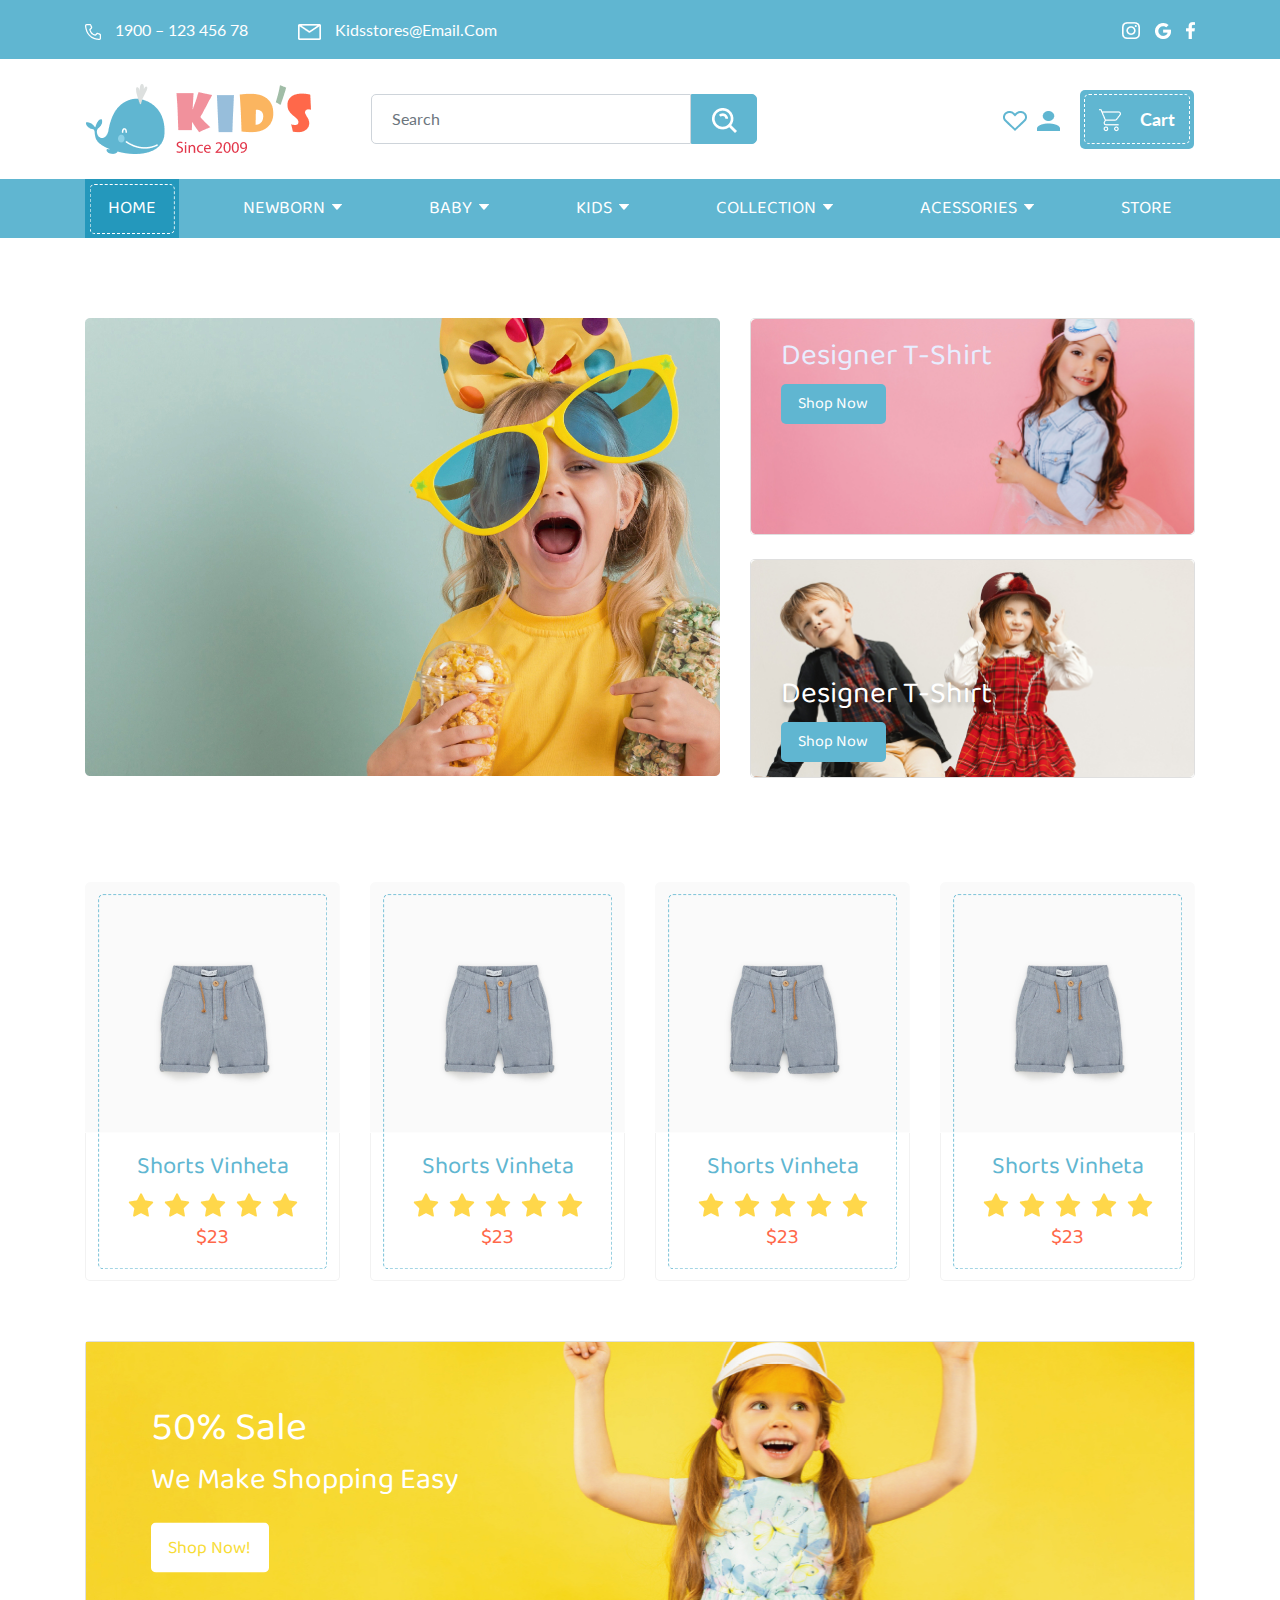
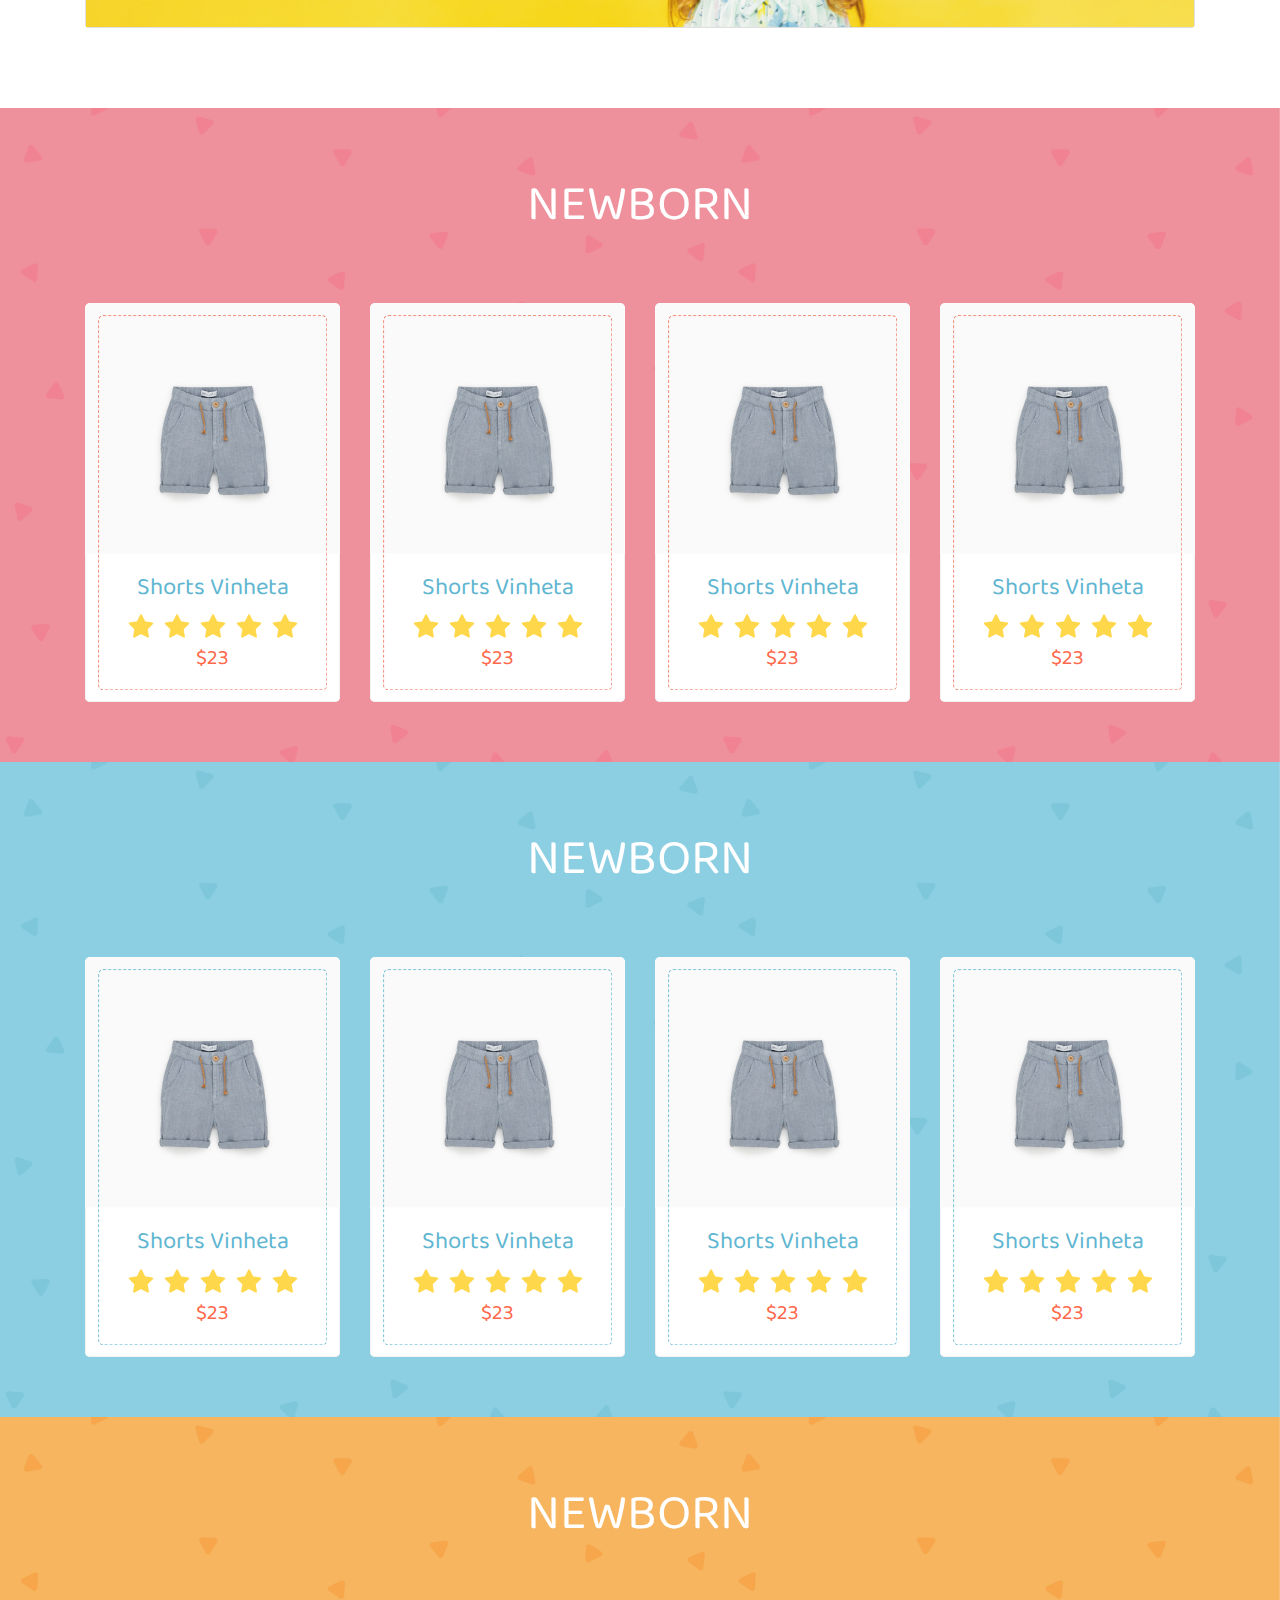
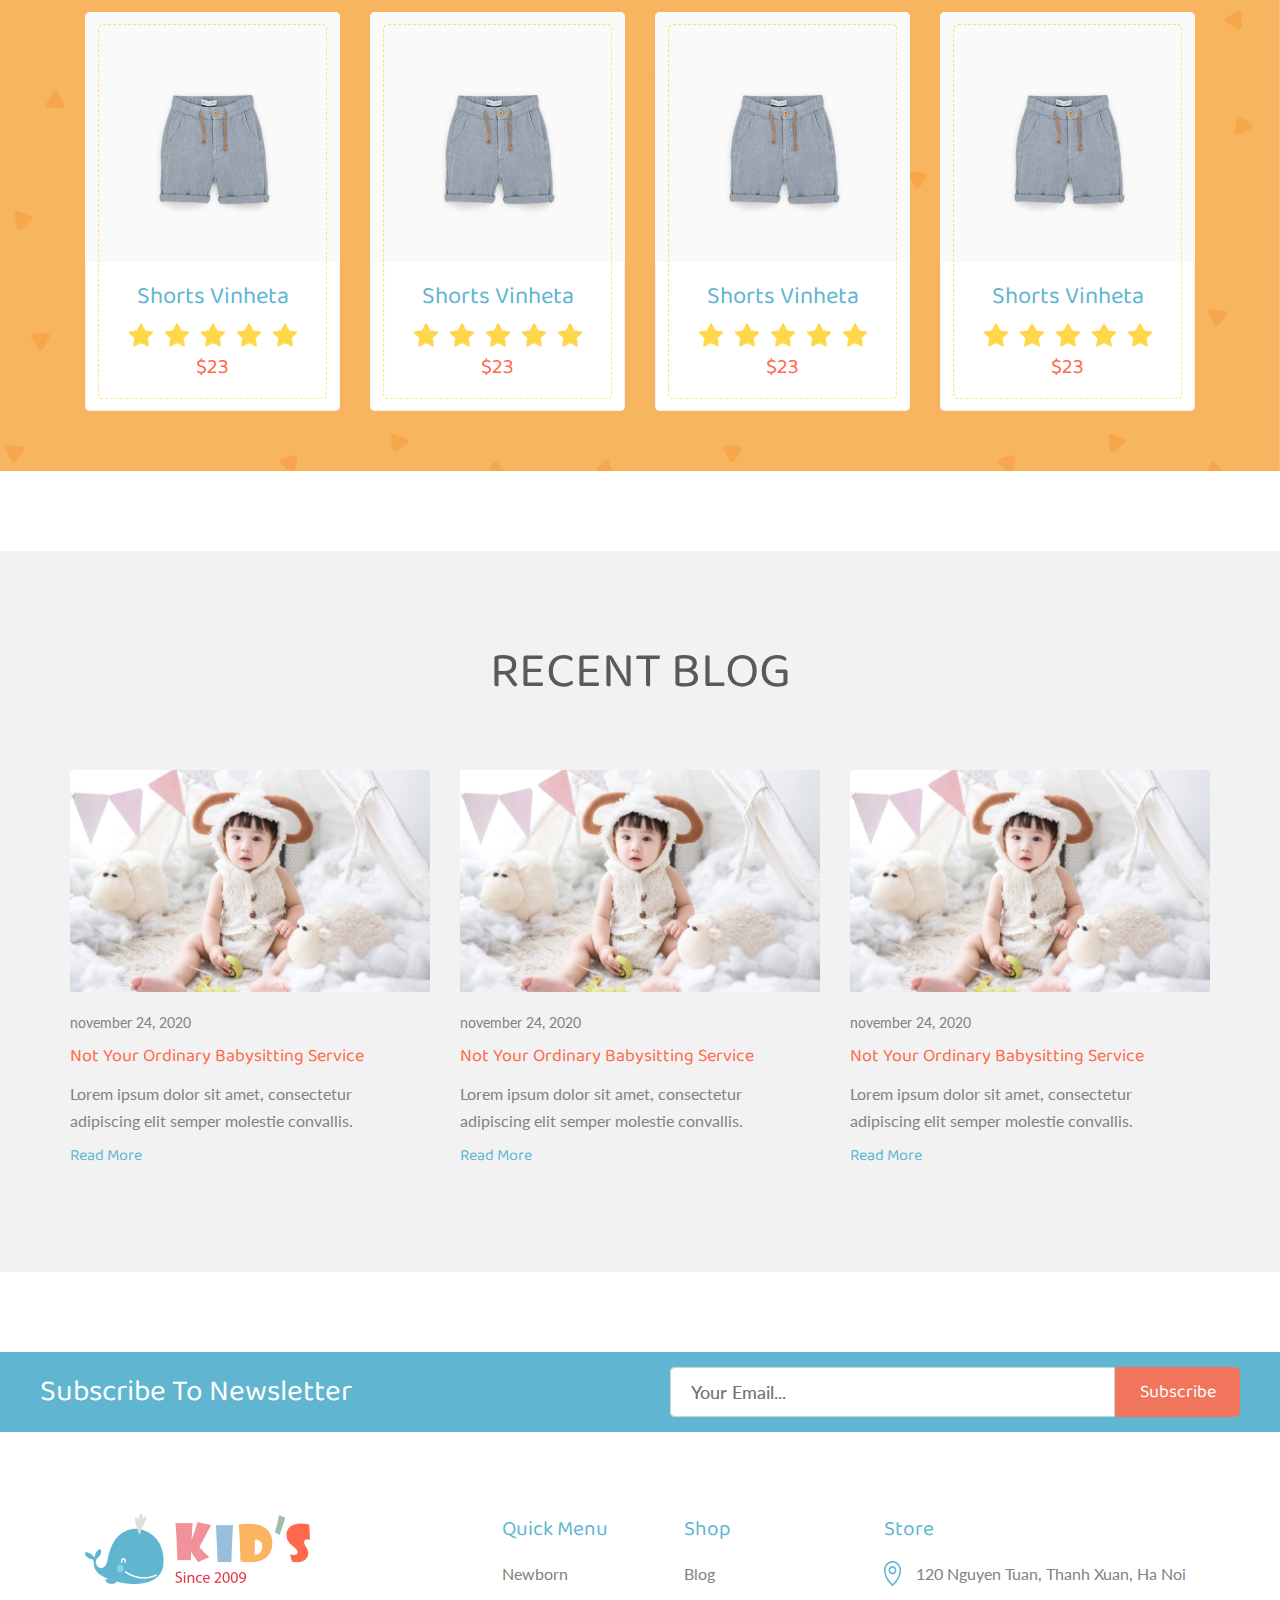
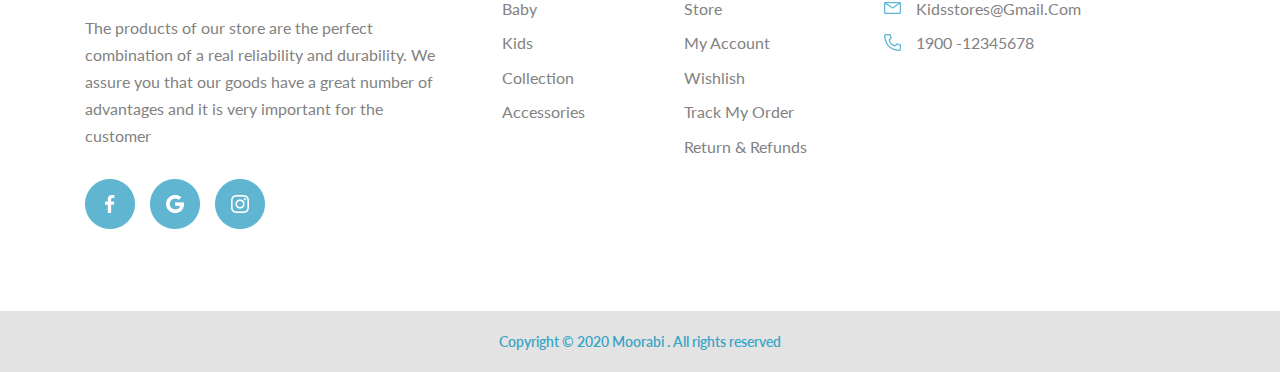
<file: index.html>
<!DOCTYPE html>
<html lang="en">
<head>
  <meta charset="UTF-8">
  <meta http-equiv="X-UA-Compatible" content="IE=edge">
  <meta name="viewport" content="width=device-width, initial-scale=1">

  <title>UI Kit</title>
  
  <link rel="stylesheet" href="css/bootstrap.min.css">
  <link rel="stylesheet" href="css/pe-icon-7-stroke.min.css">
  <link rel="stylesheet" href="css/font-awesome.min.css">
  <link href="https://fonts.googleapis.com/css2?family=Baloo+2:wght@400;500;600;700;800&family=Lato:ital,wght@0,100;0,300;0,400;0,700;0,900;1,100;1,300;1,400;1,700;1,900&display=swap" rel="stylesheet">

  <link rel="stylesheet" href="OwlCarousel2-2.3.4/dist/assets/owl.carousel.css">
  <link rel="stylesheet" href="OwlCarousel2-2.3.4/dist/assets/owl.theme.default.css">
  
  <link rel="stylesheet" href="css/styles.css">
</head>

<body class="cms-page cms-index-index">
  <header class="header">
    <div class="header-top">
      <div class="container form-inline header-top-content">
        <div class="header-top-left">
          <ul class="form-inline">
            <li>
              <a href="#">
                <img src="images/phone-type.png" alt=""> 1900 – 123 456 78
              </a>
            </li> 
            <li>
              <a href="#">
                <img src="images/email-type.png" alt=""> kidsstores@email.com
              </a>
            </li>
          </ul>
        </div>
        <div class="header-top-right">
          <ul class="form-inline ">
            <li>
              <a href="#">
                <img src="images/instagram-type.png" alt="">
              </a>
            </li>
            <li>
              <a href="#">
                <img src="images/google-type.png" alt="">
                </svg>
              </a>
            </li>
            <li>
              <a href="#">
                <img src="images/facebook-type.png" alt="">
              </a>
            </li>
          </ul>
        </div>
      </div>
    </div>
    <div class="header-middle">
      <nav class="container navbar navbar-expand-lg navbar-light bg-light">
        <a class="navbar-brand logo" href="#">
          <img src="images/logo.png" alt="">
        </a>
        <button class="navbar-toggler" type="button" data-toggle="collapse" data-target="#navbarSupportedContent" aria-controls="navbarSupportedContent" aria-expanded="false" aria-label="Toggle navigation">
          <span class="navbar-toggler-icon"></span>
        </button>

        <div class="collapse navbar-collapse" id="navbarSupportedContent">
          <form class="form-inline mr-auto form-search">
            <input class="form-control mr-sm-2" type="search" placeholder="Search" aria-label="Search">
            <button class="btn btn-outline-success my-2 my-sm-0" type="submit"><img src="images/icon-search.png" alt=""></button>
          </form>
          <ul class="navbar-nav my-2 my-lg-0">
            <li class="nav-item wishlish">
              <a class="nav-link" href="#">
                <img src="images/wishlish.png" alt="">
              </a>
            </li>
            <li class="nav-item myaccount">
              <a class="nav-link" href="#">
                <img src="images/account.png" alt="">
              </a>
            </li>
            <li class="nav-item cart">
              <a class="nav-link" data-toggle="collapse" href="#multiCollapseExample1" role="button" aria-expanded="false" aria-controls="multiCollapseExample1">
                <img src="images/cart.png" alt=""> Cart
              </a>
              <div class="collapse multi-collapse" id="multiCollapseExample1">
                <div class="card card-body">
                  Anim pariatur cliche reprehenderit, enim eiusmod high life accusamus terry richardson ad squid. Nihil anim keffiyeh helvetica, craft beer labore wes anderson cred nesciunt sapiente ea proident.
                </div>
              </div>
            </li>
          </ul>
        </div>
      </nav>
    </div>
    <div class="header-bottom-main">
      <ul class="container header-navigation">
        <li class="nav-active"><a href="#">Home</a></li>
        <li class="has-submenu"><a href="#">Newborn</a></li>
        <li class="has-submenu"><a href="#">Baby</a></li>
        <li class="has-submenu"><a href="#">Kids</a></li>
        <li class="has-submenu"><a href="#">Collection</a></li>
        <li class="has-submenu"><a href="#">Acessories</a></li>
        <li><a href="#">Store</a></li>
      </ul>
    </div>
  </header> <!--HEADER END-->

  <div class="main-content">
    <div class="container">
      <div class="row banner-main">
        <div class="col-lg-7 banner-left-block">
          <img src="images/banner-main-1.jpg" alt="">
        </div>
        <div class="col-lg-5 banner-right-block">
          <div class="card text-white card-content-top">
            <img class="card-img" src="images/t-shirt.jpg" alt="Card image">
            <div class="card-img-overlay">
              <h5 class="card-title">Designer T-Shirt</h5>
              <a href="#" class="btn btn-blue">Shop now</a>
            </div>
          </div>
          <div class="card text-white card-content-bottom">
            <img class="card-img" src="images/baby.jpg" alt="Card image">
            <div class="card-img-overlay">
              <h5 class="card-title">Designer T-Shirt</h5>
              <a href="#" class="btn btn-blue">Shop now</a>
            </div>
          </div>
        </div>
      </div>

      <div class="row cate-grid products-popular">
        <div class="col-6 col-sm-4 col-xl-3">
          <div class="product-item">
            <div class="product-item-image">
              <a href="#"><img src="images/product-1.png" alt=""></a>
            </div>
            <div class="product-item-detail">
              <h4><a href="#">shorts vinheta</a></h4>
              <div class="product-item-star">
                <img src="images/star-full.png" alt="">
                <img src="images/star-full.png" alt="">
                <img src="images/star-full.png" alt="">
                <img src="images/star-full.png" alt="">
                <img src="images/star-full.png" alt="">
              </div>
              <span class="product-item-price">$23</span>
            </div>
          </div>
        </div>
        <div class="col-6 col-sm-4 col-xl-3">
          <div class="product-item">
            <div class="product-item-image">
              <a href="#"><img src="images/product-1.png" alt=""></a>
            </div>
            <div class="product-item-detail">
              <h4><a href="#">shorts vinheta</a></h4>
              <div class="product-item-star">
                <img src="images/star-full.png" alt="">
                <img src="images/star-full.png" alt="">
                <img src="images/star-full.png" alt="">
                <img src="images/star-full.png" alt="">
                <img src="images/star-full.png" alt="">
              </div>
              <span class="product-item-price">$23</span>
            </div>
          </div>
        </div>
        <div class="col-6 col-sm-4 col-xl-3">
          <div class="product-item">
            <div class="product-item-image">
              <a href="#"><img src="images/product-1.png" alt=""></a>
            </div>
            <div class="product-item-detail">
              <h4><a href="#">shorts vinheta</a></h4>
              <div class="product-item-star">
                <img src="images/star-full.png" alt="">
                <img src="images/star-full.png" alt="">
                <img src="images/star-full.png" alt="">
                <img src="images/star-full.png" alt="">
                <img src="images/star-full.png" alt="">
              </div>
              <span class="product-item-price">$23</span>
            </div>
          </div>
        </div>
        <div class="col-6 col-sm-4 col-xl-3">
          <div class="product-item">
            <div class="product-item-image">
              <a href="#"><img src="images/product-1.png" alt=""></a>
            </div>
            <div class="product-item-detail">
              <h4><a href="#">shorts vinheta</a></h4>
              <div class="product-item-star">
                <img src="images/star-full.png" alt="">
                <img src="images/star-full.png" alt="">
                <img src="images/star-full.png" alt="">
                <img src="images/star-full.png" alt="">
                <img src="images/star-full.png" alt="">
              </div>
              <span class="product-item-price">$23</span>
            </div>
          </div>
        </div>
      </div>

      <div class="promotion-block">
        <div class="card text-white">
          <img src="images/promotion-img.jpg" alt="">
          <div class="card-img-overlay promotion-content">
            <h5 class="card-title">50% sale</h5>
            <p class="card-text">We Make Shopping easy</p>
            <a href="#" class="btn btn-promotion">Shop now!</a>
          </div>
        </div>
      </div>

    </div>

    <div class="products-newborn">
      <div class="container">
        <div class="row cate-grid">
          <div class="col-12 col-sm-12 col-xl-12">
            <h3 class="section-title-block">Newborn</h3>
          </div>
          <div class="col-6 col-sm-4 col-xl-3">
            <div class="product-item">
              <div class="product-item-image">
                <a href="#"><img src="images/product-1.png" alt=""></a>
              </div>
              <div class="product-item-detail">
                <h4><a href="#">shorts vinheta</a></h4>
                <div class="product-item-star">
                  <img src="images/star-full.png" alt="">
                  <img src="images/star-full.png" alt="">
                  <img src="images/star-full.png" alt="">
                  <img src="images/star-full.png" alt="">
                  <img src="images/star-full.png" alt="">
                </div>
                <span class="product-item-price">$23</span>
              </div>
            </div>
          </div>
          <div class="col-6 col-sm-4 col-xl-3">
            <div class="product-item">
              <div class="product-item-image">
                <a href="#"><img src="images/product-1.png" alt=""></a>
              </div>
              <div class="product-item-detail">
                <h4><a href="#">shorts vinheta</a></h4>
                <div class="product-item-star">
                  <img src="images/star-full.png" alt="">
                  <img src="images/star-full.png" alt="">
                  <img src="images/star-full.png" alt="">
                  <img src="images/star-full.png" alt="">
                  <img src="images/star-full.png" alt="">
                </div>
                <span class="product-item-price">$23</span>
              </div>
            </div>
          </div>
          <div class="col-6 col-sm-4 col-xl-3">
            <div class="product-item">
              <div class="product-item-image">
                <a href="#"><img src="images/product-1.png" alt=""></a>
              </div>
              <div class="product-item-detail">
                <h4><a href="#">shorts vinheta</a></h4>
                <div class="product-item-star">
                  <img src="images/star-full.png" alt="">
                  <img src="images/star-full.png" alt="">
                  <img src="images/star-full.png" alt="">
                  <img src="images/star-full.png" alt="">
                  <img src="images/star-full.png" alt="">
                </div>
                <span class="product-item-price">$23</span>
              </div>
            </div>
          </div>
          <div class="col-6 col-sm-4 col-xl-3">
            <div class="product-item">
              <div class="product-item-image">
                <a href="#"><img src="images/product-1.png" alt=""></a>
              </div>
              <div class="product-item-detail">
                <h4><a href="#">shorts vinheta</a></h4>
                <div class="product-item-star">
                  <img src="images/star-full.png" alt="">
                  <img src="images/star-full.png" alt="">
                  <img src="images/star-full.png" alt="">
                  <img src="images/star-full.png" alt="">
                  <img src="images/star-full.png" alt="">
                </div>
                <span class="product-item-price">$23</span>
              </div>
            </div>
          </div>
        </div>
      </div>
    </div>

    <div class="products-baby">
      <div class="container">
        <div class="row cate-grid">
        <div class="col-12 col-sm-12 col-xl-12">
          <h3 class="section-title-block">Newborn</h3>
        </div>
        <div class="col-6 col-sm-4 col-xl-3">
          <div class="product-item">
            <div class="product-item-image">
              <a href="#"><img src="images/product-1.png" alt=""></a>
            </div>
            <div class="product-item-detail">
              <h4><a href="#">shorts vinheta</a></h4>
              <div class="product-item-star">
                <img src="images/star-full.png" alt="">
                <img src="images/star-full.png" alt="">
                <img src="images/star-full.png" alt="">
                <img src="images/star-full.png" alt="">
                <img src="images/star-full.png" alt="">
              </div>
              <span class="product-item-price">$23</span>
            </div>
          </div>
        </div>
        <div class="col-6 col-sm-4 col-xl-3">
          <div class="product-item">
            <div class="product-item-image">
              <a href="#"><img src="images/product-1.png" alt=""></a>
            </div>
            <div class="product-item-detail">
              <h4><a href="#">shorts vinheta</a></h4>
              <div class="product-item-star">
                <img src="images/star-full.png" alt="">
                <img src="images/star-full.png" alt="">
                <img src="images/star-full.png" alt="">
                <img src="images/star-full.png" alt="">
                <img src="images/star-full.png" alt="">
              </div>
              <span class="product-item-price">$23</span>
            </div>
          </div>
        </div>
        <div class="col-6 col-sm-4 col-xl-3">
          <div class="product-item">
            <div class="product-item-image">
              <a href="#"><img src="images/product-1.png" alt=""></a>
            </div>
            <div class="product-item-detail">
              <h4><a href="#">shorts vinheta</a></h4>
              <div class="product-item-star">
                <img src="images/star-full.png" alt="">
                <img src="images/star-full.png" alt="">
                <img src="images/star-full.png" alt="">
                <img src="images/star-full.png" alt="">
                <img src="images/star-full.png" alt="">
              </div>
              <span class="product-item-price">$23</span>
            </div>
          </div>
        </div>
        <div class="col-6 col-sm-4 col-xl-3">
          <div class="product-item">
            <div class="product-item-image">
              <a href="#"><img src="images/product-1.png" alt=""></a>
            </div>
            <div class="product-item-detail">
              <h4><a href="#">shorts vinheta</a></h4>
              <div class="product-item-star">
                <img src="images/star-full.png" alt="">
                <img src="images/star-full.png" alt="">
                <img src="images/star-full.png" alt="">
                <img src="images/star-full.png" alt="">
                <img src="images/star-full.png" alt="">
              </div>
              <span class="product-item-price">$23</span>
            </div>
          </div>
        </div>
      </div>
      </div>
    </div>

    <div class="products-kid">
      <div class="container">
        <div class="row cate-grid">
          <div class="col-12 col-sm-12 col-xl-12">
            <h3 class="section-title-block">Newborn</h3>
          </div>
          <div class="col-6 col-sm-4 col-xl-3">
            <div class="product-item">
              <div class="product-item-image">
                <a href="#"><img src="images/product-1.png" alt=""></a>
              </div>
              <div class="product-item-detail">
                <h4><a href="#">shorts vinheta</a></h4>
                <div class="product-item-star">
                  <img src="images/star-full.png" alt="">
                  <img src="images/star-full.png" alt="">
                  <img src="images/star-full.png" alt="">
                  <img src="images/star-full.png" alt="">
                  <img src="images/star-full.png" alt="">
                </div>
                <span class="product-item-price">$23</span>
              </div>
            </div>
          </div>
          <div class="col-6 col-sm-4 col-xl-3">
            <div class="product-item">
              <div class="product-item-image">
                <a href="#"><img src="images/product-1.png" alt=""></a>
              </div>
              <div class="product-item-detail">
                <h4><a href="#">shorts vinheta</a></h4>
                <div class="product-item-star">
                  <img src="images/star-full.png" alt="">
                  <img src="images/star-full.png" alt="">
                  <img src="images/star-full.png" alt="">
                  <img src="images/star-full.png" alt="">
                  <img src="images/star-full.png" alt="">
                </div>
                <span class="product-item-price">$23</span>
              </div>
            </div>
          </div>
          <div class="col-6 col-sm-4 col-xl-3">
            <div class="product-item">
              <div class="product-item-image">
                <a href="#"><img src="images/product-1.png" alt=""></a>
              </div>
              <div class="product-item-detail">
                <h4><a href="#">shorts vinheta</a></h4>
                <div class="product-item-star">
                  <img src="images/star-full.png" alt="">
                  <img src="images/star-full.png" alt="">
                  <img src="images/star-full.png" alt="">
                  <img src="images/star-full.png" alt="">
                  <img src="images/star-full.png" alt="">
                </div>
                <span class="product-item-price">$23</span>
              </div>
            </div>
          </div>
          <div class="col-6 col-sm-4 col-xl-3">
            <div class="product-item">
              <div class="product-item-image">
                <a href="#"><img src="images/product-1.png" alt=""></a>
              </div>
              <div class="product-item-detail">
                <h4><a href="#">shorts vinheta</a></h4>
                <div class="product-item-star">
                  <img src="images/star-full.png" alt="">
                  <img src="images/star-full.png" alt="">
                  <img src="images/star-full.png" alt="">
                  <img src="images/star-full.png" alt="">
                  <img src="images/star-full.png" alt="">
                </div>
                <span class="product-item-price">$23</span>
              </div>
            </div>
          </div>
        </div>
      </div>
    </div>

    <div class="blog-recent-large">
      <div class="container">
        <div class="row">
          <div class="col-lg-12">
            <h3 class="section-title-block">Recent Blog</h3>
          </div>
          <div class="card-deck">
            <div class="card">
              <img class="card-img-top" src="images/post-4.jpg" alt="Card image cap">
              <div class="card-body">
                <p class="post-recent-date">november 24, 2020</p>
                <h5 class="card-title">Not your ordinary babysitting service</h5>
                <p class="card-text">Lorem ipsum dolor sit amet, consectetur adipiscing elit semper molestie convallis.</p>
                <a href="#" class="card-link">Read more</a>
              </div>
            </div>

            <div class="card">
              <img class="card-img-top" src="images/post-4.jpg" alt="Card image cap">
              <div class="card-body">
                <p class="post-recent-date">november 24, 2020</p>
                <h5 class="card-title">Not your ordinary babysitting service</h5>
                <p class="card-text">Lorem ipsum dolor sit amet, consectetur adipiscing elit semper molestie convallis.</p>
                <a href="#" class="card-link">Read more</a>
              </div>
            </div>

            <div class="card">
              <img class="card-img-top" src="images/post-4.jpg" alt="Card image cap">
              <div class="card-body">
                <p class="post-recent-date">november 24, 2020</p>
                <h5 class="card-title">Not your ordinary babysitting service</h5>
                <p class="card-text">Lorem ipsum dolor sit amet, consectetur adipiscing elit semper molestie convallis.</p>
                <a href="#" class="card-link">Read more</a>
              </div>
            </div>
          </div>
        </div>
      </div>
    </div>



  </div>

  <div class="footer"><!--FOOTER START-->
    <div class="footer-top">
      <div class="container footer-top-content">
        <p>Subscribe to newsletter</p>
        <form class="form-inline form-subscribe">
          <input class="form-control mr-sm-2" type="email" placeholder="Your email..." aria-label="Your email...">
          <button class="btn btn-outline-success my-2 my-sm-0" type="submit">Subscribe</button>
        </form>
      </div>
    </div>
    <div class="container">
      <div class="footer-middle">
        <div class="footer-infor">
          <a href="#">
          <img src="images/logo.png" alt=""></a>
          <p>The products of our store are the perfect combination of a real reliability and durability. We assure you that our goods have a great number of advantages and it is very important for the customer</p>
          <ul>
            <li><a href="#">
              <img src="images/facebook.png" alt="">
            </a></li>
            <li><a href="#">
              <img src="images/goggle.png" alt="">
            </a></li>
            <li><a href="#">
              <img src="images/instagram.png" alt="">
            </a></li>
          </ul>
        </div>

        <div class="footer-quick-menu">
          <h5>quick menu</h5>
          <ul>
            <li><a href="#">Newborn</a></li>
            <li><a href="#">Baby</a></li>
            <li><a href="#">Kids</a></li>
            <li><a href="#">Collection</a></li>
            <li><a href="#">Accessories</a></li>
          </ul>
        </div>

        <div class="footer-shop">
          <h5>Shop</h5>
          <ul>
            <li><a href="#">Blog</a></li>
            <li><a href="#">Store</a></li>
            <li><a href="#">My Account</a></li>
            <li><a href="#">wishlish</a></li>
            <li><a href="#">Track my order</a></li>
            <li><a href="#">Return & refunds</a></li>
          </ul>
        </div>

        <div class="footer-store">
          <h5>Store</h5>
          <ul>
            <li>
              <img src="images/address.png" alt=""> 120 nguyen tuan, thanh xuan, ha noi
            </li>
            <li>
              <img src="images/email.png" alt=""> kidsstores@gmail.com
            </li>
            <li>
              <img src="images/phone.png" alt=""> 1900 -12345678
            </li>
          </ul>
        </div>
      </div>
    </div>
    <div class="coppy-right">
      <p>Copyright © 2020 Moorabi . All rights reserved</p>
    </div>
  </div><!--FOOTER END-->


  <script src="js/jquery-2.2.4.min.js"></script>
  <script src="js/bootstrap.min.js"></script>
  <script src="OwlCarousel2-2.3.4/dist/owl.carousel.js"></script>
  <script src="js/custom.js"></script>
</body>
</html>
</file>
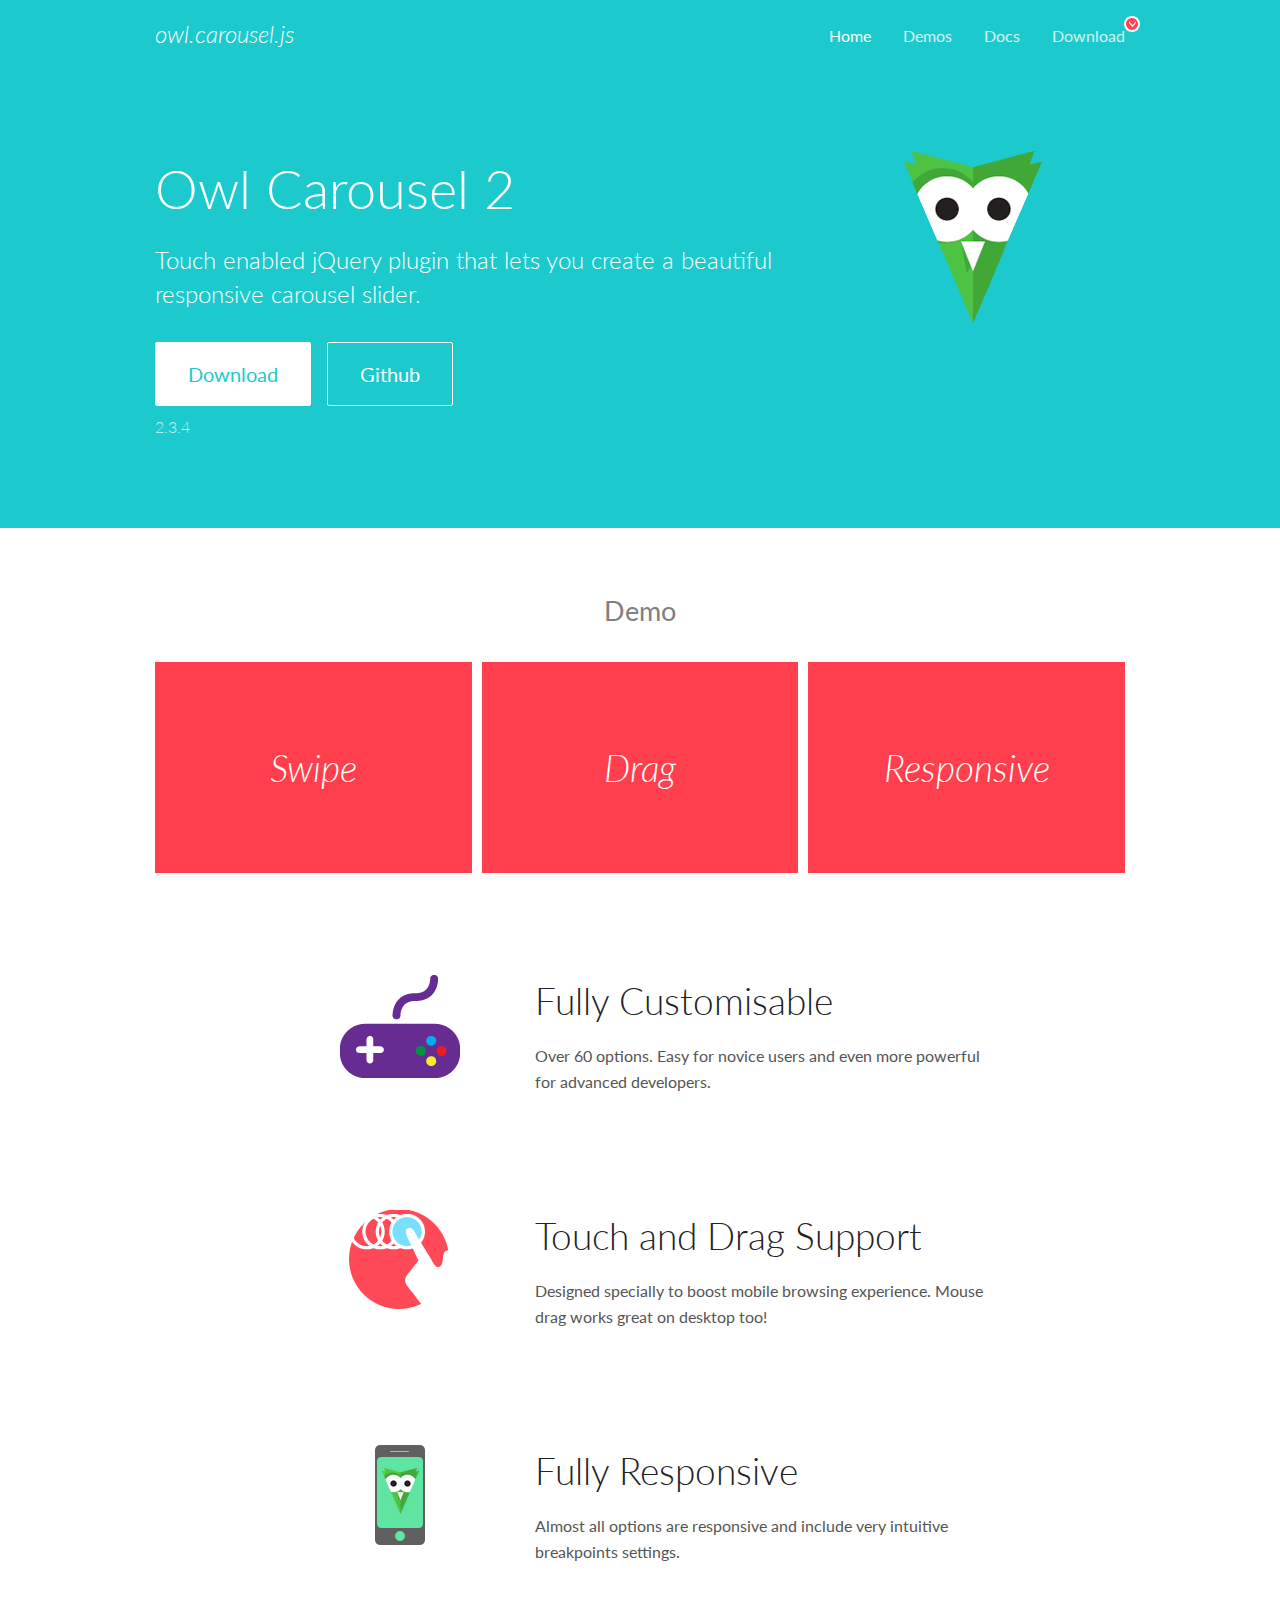
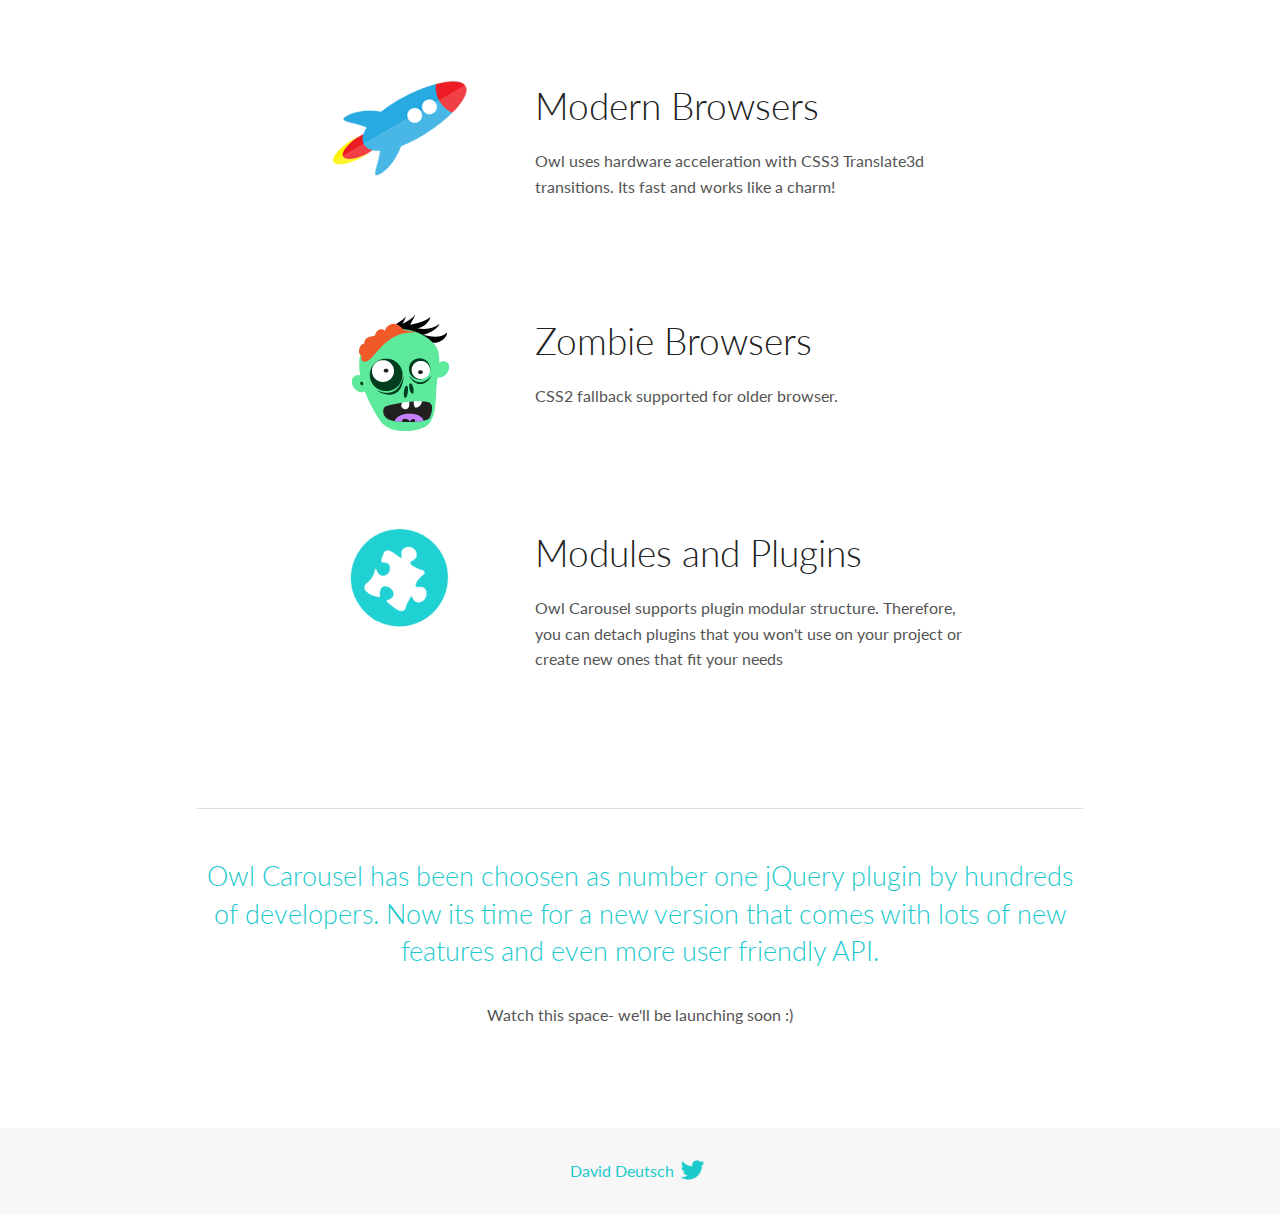
<file: OwlCarousel2-2.3.4/docs/index.html>
<!DOCTYPE html>
<html lang="en">
  <head>

    <!-- head -->
    <meta charset="utf-8">
    <meta name="msapplication-tap-highlight" content="no" />
    <meta name="viewport" content="width=device-width, initial-scale=1.0" />
    <meta name="description" content="Touch enabled jQuery plugin that lets you create beautiful responsive carousel slider.">
    <meta name="author" content="David Deutsch">
    <title>
      Home | Owl Carousel | 2.3.4
    </title>

    <!-- Stylesheets -->
    <link href='https://fonts.googleapis.com/css?family=Lato:300,400,700,400italic,300italic' rel='stylesheet' type='text/css'>
    <link rel="stylesheet" href="assets/css/docs.theme.min.css">

    <!-- Owl Stylesheets -->
    <link rel="stylesheet" href="assets/owlcarousel/assets/owl.carousel.min.css">
    <link rel="stylesheet" href="assets/owlcarousel/assets/owl.theme.default.min.css">

    <!-- HTML5 shim and Respond.js IE8 support of HTML5 elements and media queries -->

    <!--[if lt IE 9]>
      <script src="https://oss.maxcdn.com/libs/html5shiv/3.7.0/html5shiv.js"></script>
      <script src="https://oss.maxcdn.com/libs/respond.js/1.3.0/respond.min.js"></script>
    <![endif]-->

    <!-- Favicons -->
    <link rel="apple-touch-icon-precomposed" sizes="144x144" href="assets/ico/apple-touch-icon-144-precomposed.png">
    <link rel="shortcut icon" href="assets/ico/favicon.png">
    <link rel="shortcut icon" href="favicon.ico">

    <!-- Yeah i know js should not be in header. Its required for demos.-->

    <!-- javascript -->
    <script src="assets/vendors/jquery.min.js"></script>
    <script src="assets/owlcarousel/owl.carousel.js"></script>
  </head>
  <body>

    <!-- header -->
    <header class="header">
      <div class="row">
        <div class="large-12 columns">
          <div class="brand left">
            <h3>
              <a href="/OwlCarousel2/">owl.carousel.js</a> 
            </h3>
          </div>
          <a id="toggle-nav" class="right">
            <span></span> <span></span> <span></span> 
          </a> 
          <div class="nav-bar">
            <ul class="clearfix">
              <li class="active">
                <a href="/OwlCarousel2/index.html">Home</a> 
              </li>
              <li> <a href="/OwlCarousel2/demos/demos.html">Demos</a>  </li>
              <li> <a href="/OwlCarousel2/docs/started-welcome.html">Docs</a>  </li>
              <li>
                <a href="https://github.com/OwlCarousel2/OwlCarousel2/archive/2.3.4.zip">Download</a> 
                <span class="download"></span> 
              </li>
            </ul>
          </div>
        </div>
      </div>
    </header>

    <!-- home panel -->
    <section id="hero">
      <div class="row">
        <div class="large-8 medium-8 columns">
          <h1>Owl Carousel 2</h1>
          <h4>Touch enabled jQuery plugin that lets you create a beautiful responsive carousel slider.</h4>
          <a href="https://github.com/OwlCarousel2/OwlCarousel2/archive/2.3.4.zip" class="hero-button">Download</a> 
          <a href="https://github.com/OwlCarousel2/OwlCarousel2" class="hero-button outline">Github</a> 
          <p>2.3.4</p>
        </div>
        <div class="large-4 medium-4 columns">
          <img class="owl-logo" src="assets/img/owl-logo.png" alt="mr. Owl">
        </div>
      </div>
    </section>

    <!-- body -->
    <div class="home-demo">
      <div class="row">
        <div class="large-12 columns">
          <h3>Demo</h3>
          <div class="owl-carousel">
            <div class="item">
              <h2>Swipe</h2>
            </div>
            <div class="item">
              <h2>Drag</h2>
            </div>
            <div class="item">
              <h2>Responsive</h2>
            </div>
            <div class="item">
              <h2>CSS3</h2>
            </div>
            <div class="item">
              <h2>Fast</h2>
            </div>
            <div class="item">
              <h2>Easy</h2>
            </div>
            <div class="item">
              <h2>Free</h2>
            </div>
            <div class="item">
              <h2>Upgradable</h2>
            </div>
            <div class="item">
              <h2>Tons of options</h2>
            </div>
            <div class="item">
              <h2>Infinity</h2>
            </div>
            <div class="item">
              <h2>Auto Width</h2>
            </div>
          </div>
        </div>
      </div>
    </div>
    <script>
      var owl = $('.owl-carousel');
      owl.owlCarousel({
        margin: 10,
        loop: true,
        responsive: {
          0: {
            items: 1
          },
          600: {
            items: 2
          },
          1000: {
            items: 3
          }
        }
      })
    </script>

    <!-- features -->
    <div id="features">
      <div class="row">
        <div class="small-12 medium-9 small-centered columns">
          <section class="row feature">
            <div class="medium-4 small-12 columns">
              <img src="assets/img/feature-options.png" alt="">
            </div>
            <div class="medium-8 small-12 columns">
              <h2>Fully Customisable</h2>
              <p>Over 60 options. Easy for novice users and even more powerful for advanced developers.</p>
            </div>
          </section>
          <section class="row feature">
            <div class="medium-4 small-12 columns">
              <img src="assets/img/feature-drag.png" alt="">
            </div>
            <div class="medium-8 small-12 columns">
              <h2>Touch and Drag Support</h2>
              <p>Designed specially to boost mobile browsing experience. Mouse drag works great on desktop too!</p>
            </div>
          </section>
          <section class="row feature">
            <div class="medium-4 small-12 columns">
              <img src="assets/img/feature-responsive.png" alt="">
            </div>
            <div class="medium-8 small-12 columns">
              <h2>Fully Responsive</h2>
              <p>Almost all options are responsive and include very intuitive breakpoints settings.</p>
            </div>
          </section>
          <section class="row feature">
            <div class="medium-4 small-12 columns">
              <img src="assets/img/feature-modern.png" alt="">
            </div>
            <div class="medium-8 small-12 columns">
              <h2>Modern Browsers</h2>
              <p>Owl uses hardware acceleration with CSS3 Translate3d transitions. Its fast and works like a charm! </p>
            </div>
          </section>
          <section class="row feature">
            <div class="medium-4 small-12 columns">
              <img src="assets/img/feature-zombie.png" alt="">
            </div>
            <div class="medium-8 small-12 columns">
              <h2>Zombie Browsers</h2>
              <p>CSS2 fallback supported for older browser.</p>
            </div>
          </section>
          <section class="row feature">
            <div class="medium-4 small-12 columns">
              <img src="assets/img/feature-module.png" alt="">
            </div>
            <div class="medium-8 small-12 columns">
              <h2>Modules and Plugins</h2>
              <p>Owl Carousel supports plugin modular structure. Therefore, you can detach plugins that you won&#x27;t use on your project or create new ones that fit your needs</p>
            </div>
          </section>
        </div>
      </div>
    </div>

    <!-- footer -->
    <section id="teaser-text">
      <div class="row">
        <div class="small-12 medium-11 small-centered columns">
          <hr>
          <h3 id="owl-carousel-has-been-choosen-as-number-one-jquery-plugin-by-hundreds-of-developers-now-its-time-for-a-new-version-that-comes-with-lots-of-new-features-and-even-more-user-friendly-api-">Owl Carousel has been choosen as number one jQuery plugin by hundreds of developers. Now its time for a new version that comes with lots of new features and even more user friendly API.</h3>
          <p>Watch this space- we&#39;ll be launching soon :)</p>
        </div>
      </div>
    </section>

    <!-- footer -->
    <footer class="footer">
      <div class="row">
        <div class="large-12 columns">
          <h5>
            <a href="/OwlCarousel2/docs/support-contact.html">David Deutsch</a> 
            <a id="custom-tweet-button" href="https://twitter.com/share?url=https://github.com/OwlCarousel2/OwlCarousel2&text=Owl Carousel - This is so awesome! " target="_blank"></a> 
          </h5>
        </div>
      </div>
    </footer>

    <!-- vendors -->
    <script src="assets/vendors/highlight.js"></script>
    <script src="assets/js/app.js"></script>
  </body>
</html>
</file>
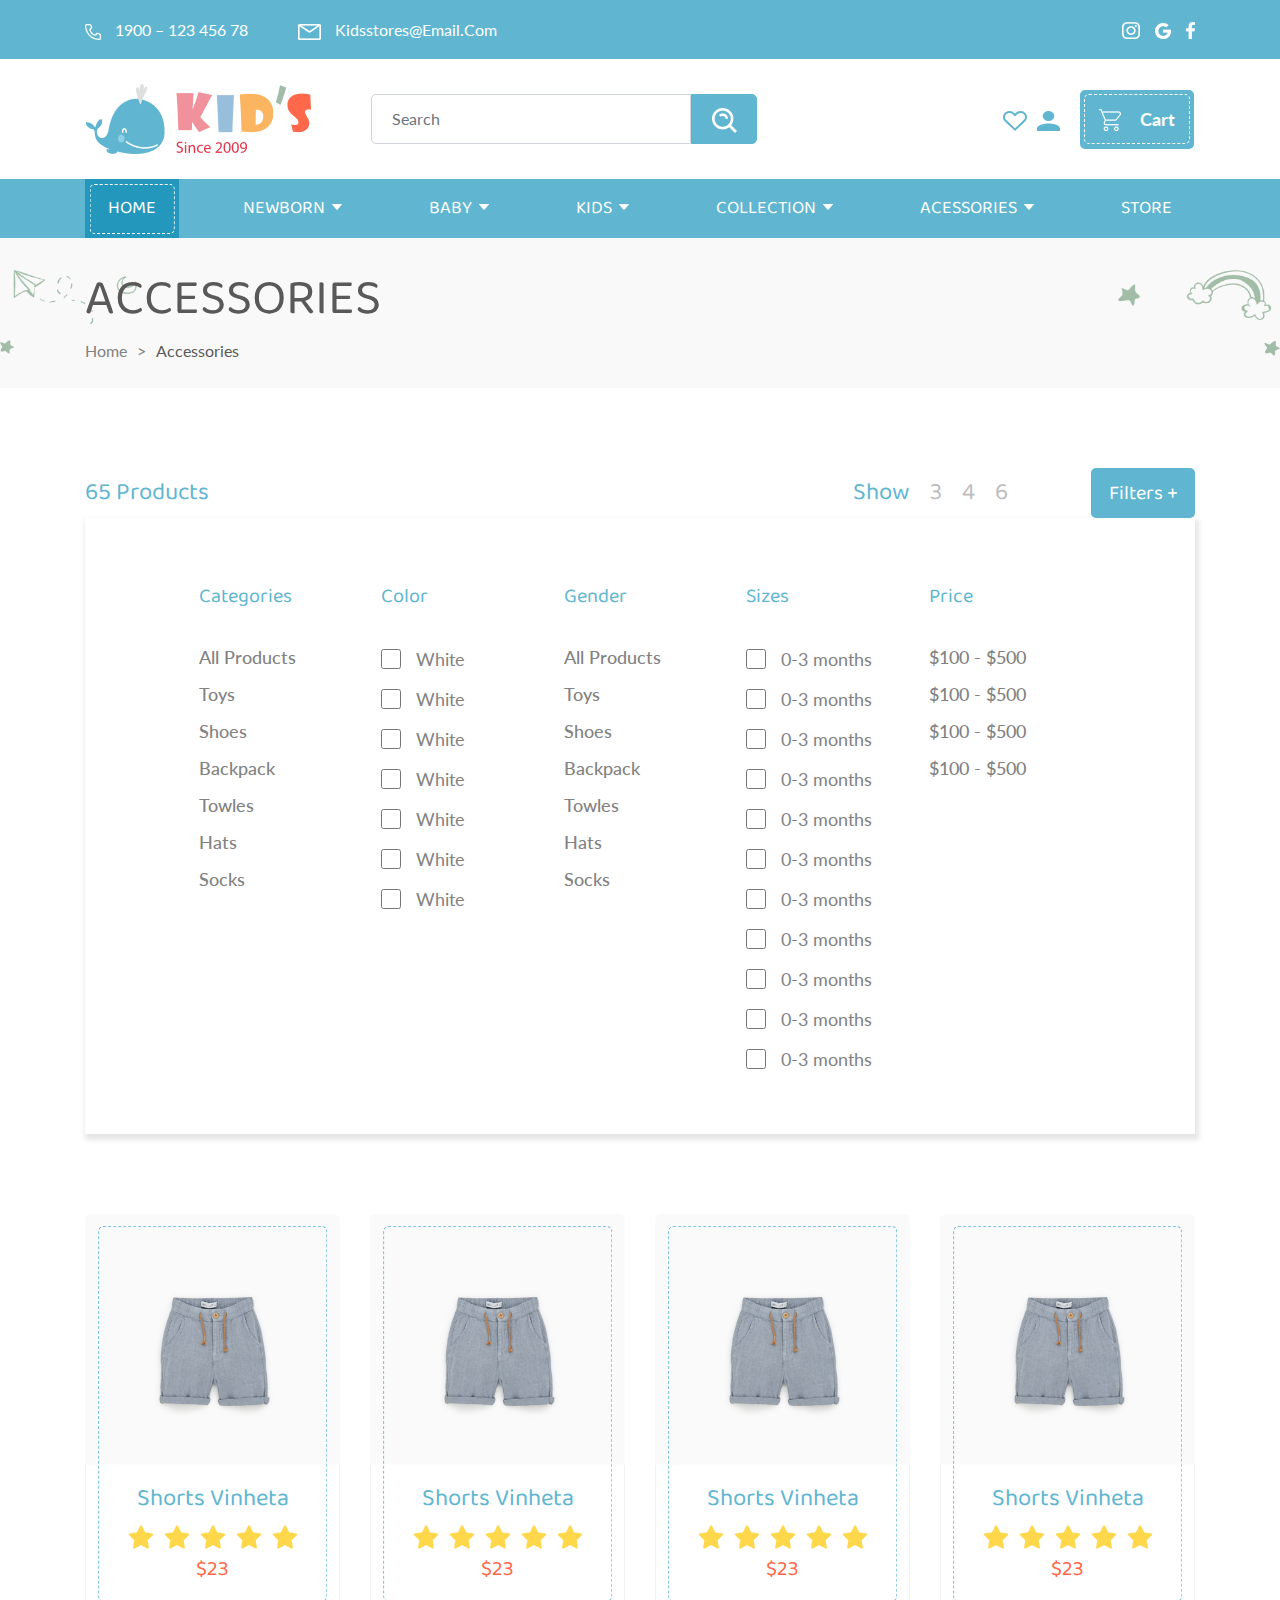
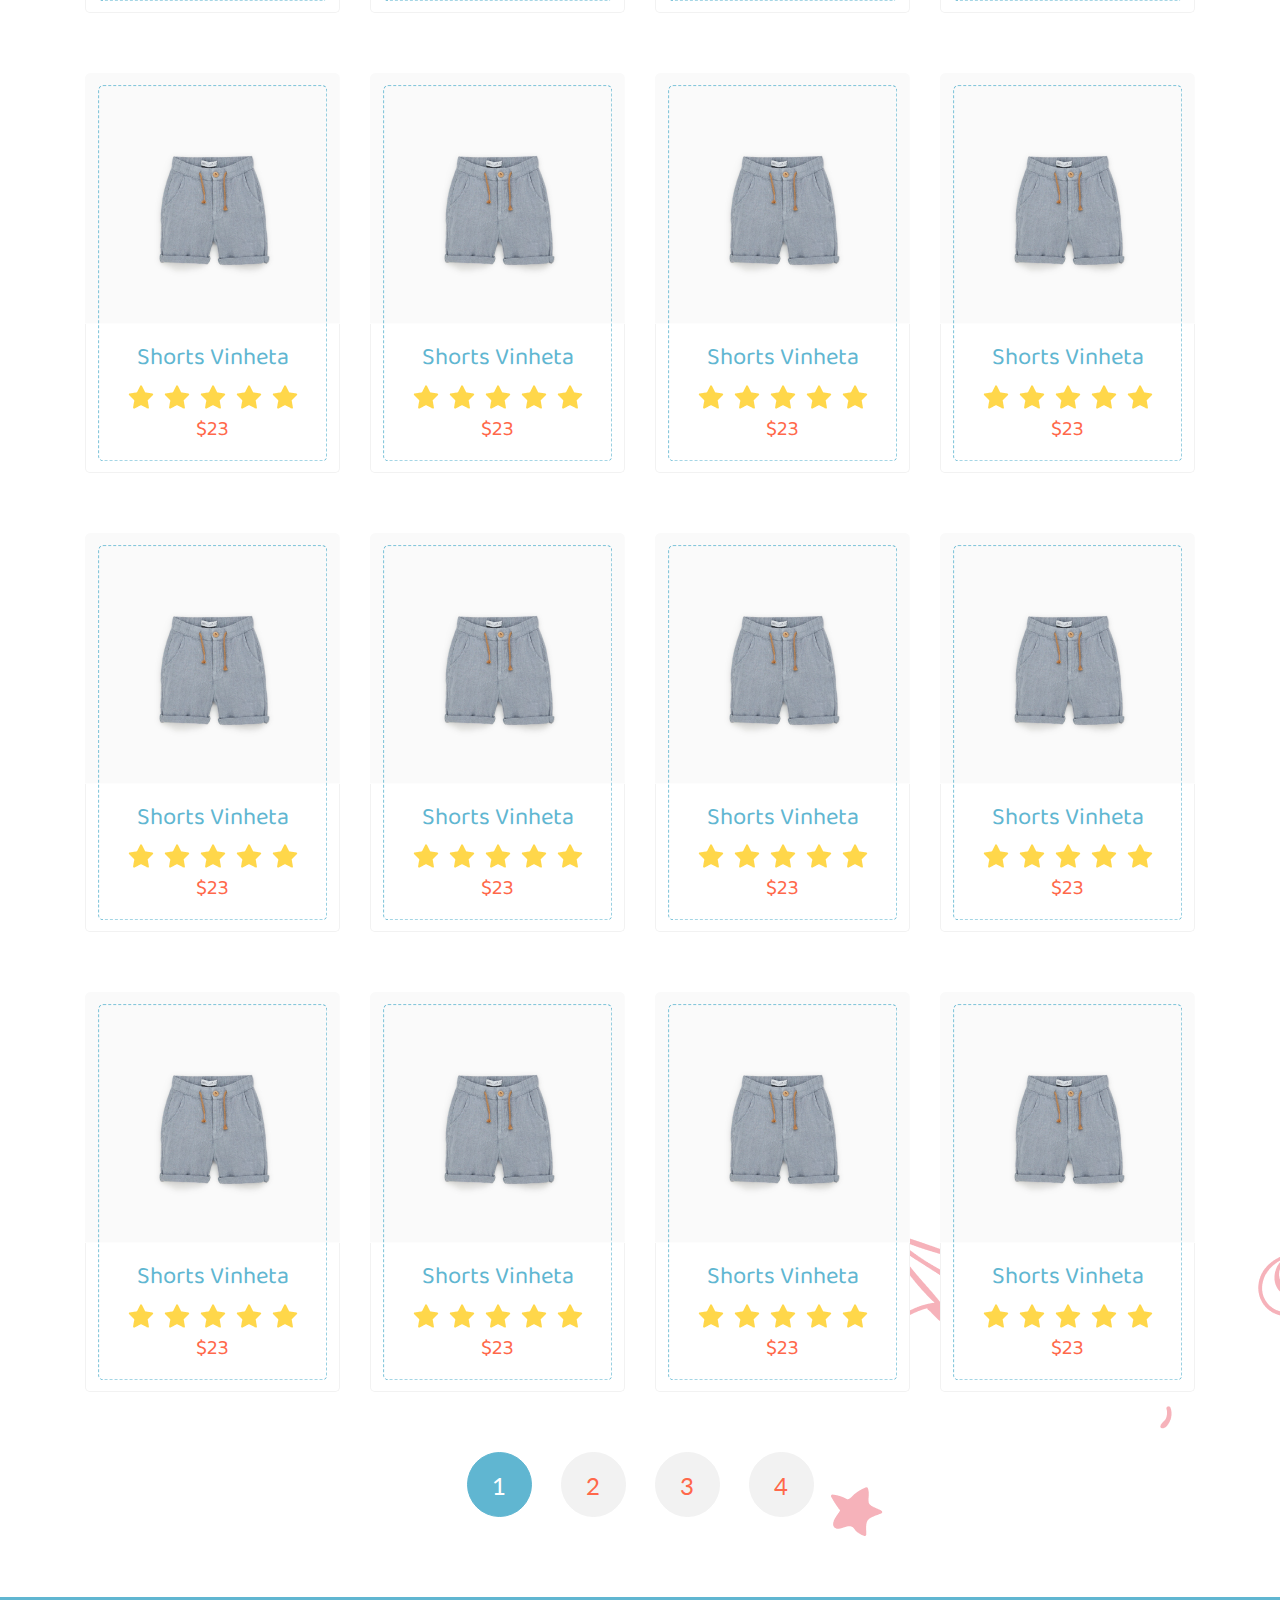
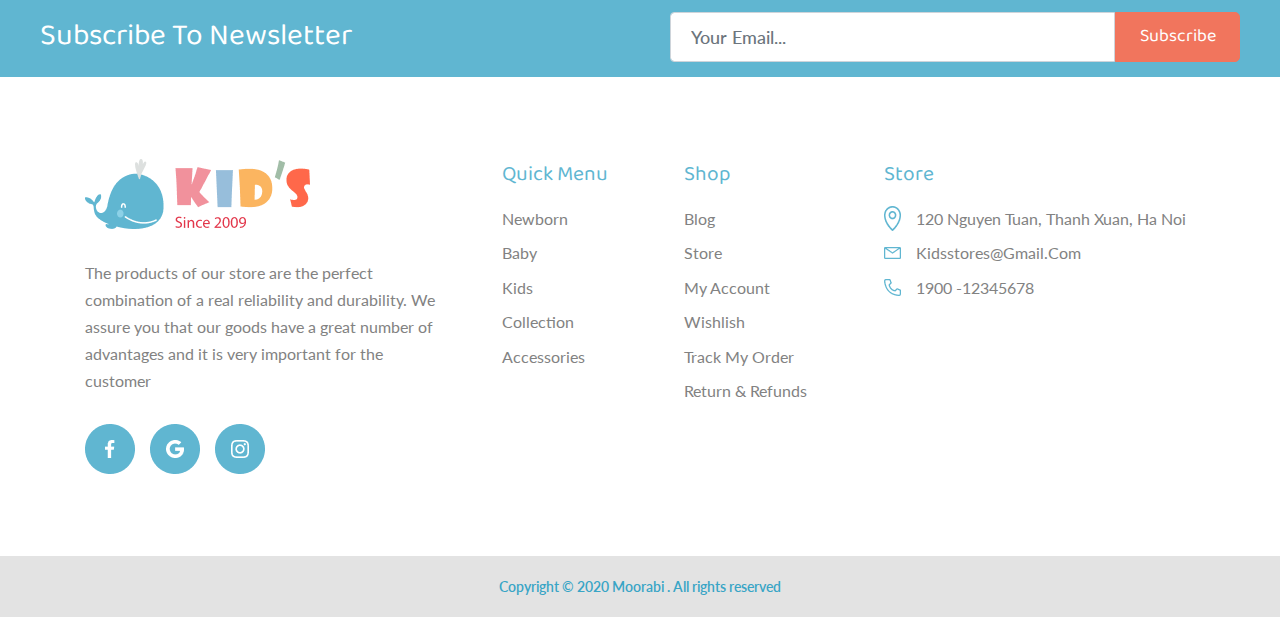
<file: accessories.html>
<!DOCTYPE html>
<html lang="en">
<head>
  <meta charset="UTF-8">
  <meta http-equiv="X-UA-Compatible" content="IE=edge">
  <meta name="viewport" content="width=device-width, initial-scale=1">

  <title>UI Kit</title>
  
  <link rel="stylesheet" href="css/bootstrap.min.css">
  <link rel="stylesheet" href="css/pe-icon-7-stroke.min.css">
  <link rel="stylesheet" href="css/font-awesome.min.css">
  <link href="https://fonts.googleapis.com/css2?family=Baloo+2:wght@400;500;600;700;800&family=Lato:ital,wght@0,100;0,300;0,400;0,700;0,900;1,100;1,300;1,400;1,700;1,900&display=swap" rel="stylesheet">

  <link rel="stylesheet" href="OwlCarousel2-2.3.4/dist/assets/owl.carousel.css">
  <link rel="stylesheet" href="OwlCarousel2-2.3.4/dist/assets/owl.theme.default.css">
  
  <link rel="stylesheet" href="css/styles.css">
</head>

<body class="cms-page catalog-category-view">
  <header class="header">
    <div class="header-top">
      <div class="container form-inline header-top-content">
        <div class="header-top-left">
          <ul class="form-inline">
            <li>
              <a href="#">
                <img src="images/phone-type.png" alt=""> 1900 – 123 456 78
              </a>
            </li> 
            <li>
              <a href="#">
                <img src="images/email-type.png" alt=""> kidsstores@email.com
              </a>
            </li>
          </ul>
        </div>
        <div class="header-top-right">
          <ul class="form-inline ">
            <li>
              <a href="#">
                <img src="images/instagram-type.png" alt="">
              </a>
            </li>
            <li>
              <a href="#">
                <img src="images/google-type.png" alt="">
                </svg>
              </a>
            </li>
            <li>
              <a href="#">
                <img src="images/facebook-type.png" alt="">
              </a>
            </li>
          </ul>
        </div>
      </div>
    </div>
    <div class="header-middle">
      <nav class="container navbar navbar-expand-lg navbar-light bg-light">
        <a class="navbar-brand logo" href="#">
          <img src="images/logo.png" alt="">
        </a>
        <button class="navbar-toggler" type="button" data-toggle="collapse" data-target="#navbarSupportedContent" aria-controls="navbarSupportedContent" aria-expanded="false" aria-label="Toggle navigation">
          <span class="navbar-toggler-icon"></span>
        </button>

        <div class="collapse navbar-collapse" id="navbarSupportedContent">
          <form class="form-inline mr-auto form-search">
            <input class="form-control mr-sm-2" type="search" placeholder="Search" aria-label="Search">
            <button class="btn btn-outline-success my-2 my-sm-0" type="submit"><img src="images/icon-search.png" alt=""></button>
          </form>
          <ul class="navbar-nav my-2 my-lg-0">
            <li class="nav-item wishlish">
              <a class="nav-link" href="#">
                <img src="images/wishlish.png" alt="">
              </a>
            </li>
            <li class="nav-item myaccount">
              <a class="nav-link" href="#">
                <img src="images/account.png" alt="">
              </a>
            </li>
            <li class="nav-item cart">
              <a class="nav-link" href="#">
                <img src="images/cart.png" alt=""> Cart
              </a>
            </li>
          </ul>
        </div>
      </nav>
    </div>
    <div class="header-bottom-main">
      <ul class="container header-navigation">
        <li class="nav-active"><a href="#">Home</a></li>
        <li class="has-submenu"><a href="#">Newborn</a></li>
        <li class="has-submenu"><a href="#">Baby</a></li>
        <li class="has-submenu"><a href="#">Kids</a></li>
        <li class="has-submenu"><a href="#">Collection</a></li>
        <li class="has-submenu"><a href="#">Acessories</a></li>
        <li><a href="#">Store</a></li>
      </ul>
    </div>
  </header> <!--HEADER END-->

  <div class="header-main-content">
    <div class="container">
      <h1 class="main-title">Accessories</h1>
      <ul class="form-inline breadcrums">
          <li class="breadcrum-item"><a href="#">Home</a></li>
          <li class="breadcrum-item"><a href="#">Accessories</a></li>
      </ul>
    </div>
  </div>

  <div class="main-content">
    <div class="category-img">
      <img src="images/kids-img.png" alt="">
    </div>
    <div class="container">
      <div class="form-inline cate-title">
        <div class="cate-title-left">
          <div class="products-qty">65 products</div>
        </div>
        <div class="form-inline cate-title-right">
          <div class="show-limit">
            <ol class="btn-group">
              <li>show</li>
              <li class="show-limit-item">3</li>
              <li class="show-limit-item active">4</li>
              <li class="show-limit-item">6</li>
            </ol>  
          </div>
          <div class="btn btn-blue btn-filter">Filters +</div>
        </div>
      </div>
      <div class="cate-filter">
        <div class="filter-content">
          <div class="row">
            <div class="col col1">
              <h4>Categories</h4>
              <ul>
                <li><a href="#">All Products</a></li>
                <li><a href="#">Toys</a></li>
                <li><a href="#">Shoes</a></li>
                <li><a href="#">Backpack</a></li>
                <li><a href="#">Towles</a></li>
                <li><a href="#">Hats</a></li>
                <li><a href="#">Socks</a></li>
              </ul>
            </div>
            <div class="col col2">
              <h4>Color</h4>
              <ul>
                <li>
                  <div class="form-check">
                    <input class="form-check-input" type="checkbox" id="rememberCheck">
                    <label class="form-check-label" for="rememberCheck">White</label>
                  </div>
                </li>
                <li>
                  <div class="form-check">
                    <input class="form-check-input" type="checkbox" id="rememberCheck">
                    <label class="form-check-label" for="rememberCheck">White</label>
                  </div>
                </li>
                <li>
                  <div class="form-check">
                    <input class="form-check-input" type="checkbox" id="rememberCheck">
                    <label class="form-check-label" for="rememberCheck">White</label>
                  </div>
                </li>
                <li>
                  <div class="form-check">
                    <input class="form-check-input" type="checkbox" id="rememberCheck">
                    <label class="form-check-label" for="rememberCheck">White</label>
                  </div>
                </li>
                <li>
                  <div class="form-check">
                    <input class="form-check-input" type="checkbox" id="rememberCheck">
                    <label class="form-check-label" for="rememberCheck">White</label>
                  </div>
                </li>
                <li>
                  <div class="form-check">
                    <input class="form-check-input" type="checkbox" id="rememberCheck">
                    <label class="form-check-label" for="rememberCheck">White</label>
                  </div>
                </li>
                <li>
                  <div class="form-check">
                    <input class="form-check-input" type="checkbox" id="rememberCheck">
                    <label class="form-check-label" for="rememberCheck">White</label>
                  </div>
                </li>
              </ul>
            </div>
            <div class="col col3">
              <h4>Gender</h4>
              <ul>
                <li><a href="#">All Products</a></li>
                <li><a href="#">Toys</a></li>
                <li><a href="#">Shoes</a></li>
                <li><a href="#">Backpack</a></li>
                <li><a href="#">Towles</a></li>
                <li><a href="#">Hats</a></li>
                <li><a href="#">Socks</a></li>
              </ul>
            </div>
            <div class="col col4">
              <h4>Sizes</h4>
              <ul>
                <li>
                  <div class="form-check">
                    <input class="form-check-input" type="checkbox" id="rememberCheck">
                    <label class="form-check-label" for="rememberCheck">0-3 months</label>
                  </div>
                </li>
                <li>
                  <div class="form-check">
                    <input class="form-check-input" type="checkbox" id="rememberCheck">
                    <label class="form-check-label" for="rememberCheck">0-3 months</label>
                  </div>
                </li>
                <li>
                  <div class="form-check">
                    <input class="form-check-input" type="checkbox" id="rememberCheck">
                    <label class="form-check-label" for="rememberCheck">0-3 months</label>
                  </div>
                </li>
                <li>
                  <div class="form-check">
                    <input class="form-check-input" type="checkbox" id="rememberCheck">
                    <label class="form-check-label" for="rememberCheck">0-3 months</label>
                  </div>
                </li>
                <li>
                  <div class="form-check">
                    <input class="form-check-input" type="checkbox" id="rememberCheck">
                    <label class="form-check-label" for="rememberCheck">0-3 months</label>
                  </div>
                </li>
                <li>
                  <div class="form-check">
                    <input class="form-check-input" type="checkbox" id="rememberCheck">
                    <label class="form-check-label" for="rememberCheck">0-3 months</label>
                  </div>
                </li>
                <li>
                  <div class="form-check">
                    <input class="form-check-input" type="checkbox" id="rememberCheck">
                    <label class="form-check-label" for="rememberCheck">0-3 months</label>
                  </div>
                </li>
                <li>
                  <div class="form-check">
                    <input class="form-check-input" type="checkbox" id="rememberCheck">
                    <label class="form-check-label" for="rememberCheck">0-3 months</label>
                  </div>
                </li>
                <li>
                  <div class="form-check">
                    <input class="form-check-input" type="checkbox" id="rememberCheck">
                    <label class="form-check-label" for="rememberCheck">0-3 months</label>
                  </div>
                </li>
                <li>
                  <div class="form-check">
                    <input class="form-check-input" type="checkbox" id="rememberCheck">
                    <label class="form-check-label" for="rememberCheck">0-3 months</label>
                  </div>
                </li>
                <li>
                  <div class="form-check">
                    <input class="form-check-input" type="checkbox" id="rememberCheck">
                    <label class="form-check-label" for="rememberCheck">0-3 months</label>
                  </div>
                </li>
              </ul>
            </div>
            <div class="col col5">
              <h4>Price</h4>
              <ul>
                <li><a href="#">$100 - $500</a></li>
                <li><a href="#">$100 - $500</a></li>
                <li><a href="#">$100 - $500</a></li>
                <li><a href="#">$100 - $500</a></li>
              </ul>
            </div>
          </div>
        </div>
      </div>
      <div class="row cate-grid">
        <div class="col-6 col-sm-4 col-xl-3">
          <div class="product-item">
            <div class="product-item-image">
              <a href="#"><img src="images/product-1.png" alt=""></a>
            </div>
            <div class="product-item-detail">
              <h4><a href="#">shorts vinheta</a></h4>
              <div class="product-item-star">
                <img src="images/star-full.png" alt="">
                <img src="images/star-full.png" alt="">
                <img src="images/star-full.png" alt="">
                <img src="images/star-full.png" alt="">
                <img src="images/star-full.png" alt="">
              </div>
              <span class="product-item-price">$23</span>
            </div>
          </div>
        </div>
        <div class="col-6 col-sm-4 col-xl-3">
          <div class="product-item">
            <div class="product-item-image">
              <a href="#"><img src="images/product-1.png" alt=""></a>
            </div>
            <div class="product-item-detail">
              <h4><a href="#">shorts vinheta</a></h4>
              <div class="product-item-star">
                <img src="images/star-full.png" alt="">
                <img src="images/star-full.png" alt="">
                <img src="images/star-full.png" alt="">
                <img src="images/star-full.png" alt="">
                <img src="images/star-full.png" alt="">
              </div>
              <span class="product-item-price">$23</span>
            </div>
          </div>
        </div>
        <div class="col-6 col-sm-4 col-xl-3">
          <div class="product-item">
            <div class="product-item-image">
              <a href="#"><img src="images/product-1.png" alt=""></a>
            </div>
            <div class="product-item-detail">
              <h4><a href="#">shorts vinheta</a></h4>
              <div class="product-item-star">
                <img src="images/star-full.png" alt="">
                <img src="images/star-full.png" alt="">
                <img src="images/star-full.png" alt="">
                <img src="images/star-full.png" alt="">
                <img src="images/star-full.png" alt="">
              </div>
              <span class="product-item-price">$23</span>
            </div>
          </div>
        </div>
        <div class="col-6 col-sm-4 col-xl-3">
          <div class="product-item">
            <div class="product-item-image">
              <a href="#"><img src="images/product-1.png" alt=""></a>
            </div>
            <div class="product-item-detail">
              <h4><a href="#">shorts vinheta</a></h4>
              <div class="product-item-star">
                <img src="images/star-full.png" alt="">
                <img src="images/star-full.png" alt="">
                <img src="images/star-full.png" alt="">
                <img src="images/star-full.png" alt="">
                <img src="images/star-full.png" alt="">
              </div>
              <span class="product-item-price">$23</span>
            </div>
          </div>
        </div>
        <div class="col-6 col-sm-4 col-xl-3">
          <div class="product-item">
            <div class="product-item-image">
              <a href="#"><img src="images/product-1.png" alt=""></a>
            </div>
            <div class="product-item-detail">
              <h4><a href="#">shorts vinheta</a></h4>
              <div class="product-item-star">
                <img src="images/star-full.png" alt="">
                <img src="images/star-full.png" alt="">
                <img src="images/star-full.png" alt="">
                <img src="images/star-full.png" alt="">
                <img src="images/star-full.png" alt="">
              </div>
              <span class="product-item-price">$23</span>
            </div>
          </div>
        </div>
        <div class="col-6 col-sm-4 col-xl-3">
          <div class="product-item">
            <div class="product-item-image">
              <a href="#"><img src="images/product-1.png" alt=""></a>
            </div>
            <div class="product-item-detail">
              <h4><a href="#">shorts vinheta</a></h4>
              <div class="product-item-star">
                <img src="images/star-full.png" alt="">
                <img src="images/star-full.png" alt="">
                <img src="images/star-full.png" alt="">
                <img src="images/star-full.png" alt="">
                <img src="images/star-full.png" alt="">
              </div>
              <span class="product-item-price">$23</span>
            </div>
          </div>
        </div>
        <div class="col-6 col-sm-4 col-xl-3">
          <div class="product-item">
            <div class="product-item-image">
              <a href="#"><img src="images/product-1.png" alt=""></a>
            </div>
            <div class="product-item-detail">
              <h4><a href="#">shorts vinheta</a></h4>
              <div class="product-item-star">
                <img src="images/star-full.png" alt="">
                <img src="images/star-full.png" alt="">
                <img src="images/star-full.png" alt="">
                <img src="images/star-full.png" alt="">
                <img src="images/star-full.png" alt="">
              </div>
              <span class="product-item-price">$23</span>
            </div>
          </div>
        </div>
        <div class="col-6 col-sm-4 col-xl-3">
          <div class="product-item">
            <div class="product-item-image">
              <a href="#"><img src="images/product-1.png" alt=""></a>
            </div>
            <div class="product-item-detail">
              <h4><a href="#">shorts vinheta</a></h4>
              <div class="product-item-star">
                <img src="images/star-full.png" alt="">
                <img src="images/star-full.png" alt="">
                <img src="images/star-full.png" alt="">
                <img src="images/star-full.png" alt="">
                <img src="images/star-full.png" alt="">
              </div>
              <span class="product-item-price">$23</span>
            </div>
          </div>
        </div>
        <div class="col-6 col-sm-4 col-xl-3">
          <div class="product-item">
            <div class="product-item-image">
              <a href="#"><img src="images/product-1.png" alt=""></a>
            </div>
            <div class="product-item-detail">
              <h4><a href="#">shorts vinheta</a></h4>
              <div class="product-item-star">
                <img src="images/star-full.png" alt="">
                <img src="images/star-full.png" alt="">
                <img src="images/star-full.png" alt="">
                <img src="images/star-full.png" alt="">
                <img src="images/star-full.png" alt="">
              </div>
              <span class="product-item-price">$23</span>
            </div>
          </div>
        </div>
        <div class="col-6 col-sm-4 col-xl-3">
          <div class="product-item">
            <div class="product-item-image">
              <a href="#"><img src="images/product-1.png" alt=""></a>
            </div>
            <div class="product-item-detail">
              <h4><a href="#">shorts vinheta</a></h4>
              <div class="product-item-star">
                <img src="images/star-full.png" alt="">
                <img src="images/star-full.png" alt="">
                <img src="images/star-full.png" alt="">
                <img src="images/star-full.png" alt="">
                <img src="images/star-full.png" alt="">
              </div>
              <span class="product-item-price">$23</span>
            </div>
          </div>
        </div>
        <div class="col-6 col-sm-4 col-xl-3">
          <div class="product-item">
            <div class="product-item-image">
              <a href="#"><img src="images/product-1.png" alt=""></a>
            </div>
            <div class="product-item-detail">
              <h4><a href="#">shorts vinheta</a></h4>
              <div class="product-item-star">
                <img src="images/star-full.png" alt="">
                <img src="images/star-full.png" alt="">
                <img src="images/star-full.png" alt="">
                <img src="images/star-full.png" alt="">
                <img src="images/star-full.png" alt="">
              </div>
              <span class="product-item-price">$23</span>
            </div>
          </div>
        </div>
        <div class="col-6 col-sm-4 col-xl-3">
          <div class="product-item">
            <div class="product-item-image">
              <a href="#"><img src="images/product-1.png" alt=""></a>
            </div>
            <div class="product-item-detail">
              <h4><a href="#">shorts vinheta</a></h4>
              <div class="product-item-star">
                <img src="images/star-full.png" alt="">
                <img src="images/star-full.png" alt="">
                <img src="images/star-full.png" alt="">
                <img src="images/star-full.png" alt="">
                <img src="images/star-full.png" alt="">
              </div>
              <span class="product-item-price">$23</span>
            </div>
          </div>
        </div>
        <div class="col-6 col-sm-4 col-xl-3">
          <div class="product-item">
            <div class="product-item-image">
              <a href="#"><img src="images/product-1.png" alt=""></a>
            </div>
            <div class="product-item-detail">
              <h4><a href="#">shorts vinheta</a></h4>
              <div class="product-item-star">
                <img src="images/star-full.png" alt="">
                <img src="images/star-full.png" alt="">
                <img src="images/star-full.png" alt="">
                <img src="images/star-full.png" alt="">
                <img src="images/star-full.png" alt="">
              </div>
              <span class="product-item-price">$23</span>
            </div>
          </div>
        </div>
        <div class="col-6 col-sm-4 col-xl-3">
          <div class="product-item">
            <div class="product-item-image">
              <a href="#"><img src="images/product-1.png" alt=""></a>
            </div>
            <div class="product-item-detail">
              <h4><a href="#">shorts vinheta</a></h4>
              <div class="product-item-star">
                <img src="images/star-full.png" alt="">
                <img src="images/star-full.png" alt="">
                <img src="images/star-full.png" alt="">
                <img src="images/star-full.png" alt="">
                <img src="images/star-full.png" alt="">
              </div>
              <span class="product-item-price">$23</span>
            </div>
          </div>
        </div>
        <div class="col-6 col-sm-4 col-xl-3">
          <div class="product-item">
            <div class="product-item-image">
              <a href="#"><img src="images/product-1.png" alt=""></a>
            </div>
            <div class="product-item-detail">
              <h4><a href="#">shorts vinheta</a></h4>
              <div class="product-item-star">
                <img src="images/star-full.png" alt="">
                <img src="images/star-full.png" alt="">
                <img src="images/star-full.png" alt="">
                <img src="images/star-full.png" alt="">
                <img src="images/star-full.png" alt="">
              </div>
              <span class="product-item-price">$23</span>
            </div>
          </div>
        </div>
        <div class="col-6 col-sm-4 col-xl-3">
          <div class="product-item">
            <div class="product-item-image">
              <a href="#"><img src="images/product-1.png" alt=""></a>
            </div>
            <div class="product-item-detail">
              <h4><a href="#">shorts vinheta</a></h4>
              <div class="product-item-star">
                <img src="images/star-full.png" alt="">
                <img src="images/star-full.png" alt="">
                <img src="images/star-full.png" alt="">
                <img src="images/star-full.png" alt="">
                <img src="images/star-full.png" alt="">
              </div>
              <span class="product-item-price">$23</span>
            </div>
          </div>
        </div>
      </div>
      <div class="pagination-block">
        <ul class="pagination">
          <li class="page-item active"><a href="#" class="page-link">1</a></li>
          <li class="page-item"><a href="#" class="page-link">2</a></li>
          <li class="page-item"><a href="#" class="page-link">3</a></li>
          <li class="page-item"><a href="#" class="page-link">4</a></li>
        </ul>
      </div>
    </div>
  </div>

  <div class="footer"><!--FOOTER START-->
    <div class="footer-top">
      <div class="container footer-top-content">
        <p>Subscribe to newsletter</p>
        <form class="form-inline form-subscribe">
          <input class="form-control mr-sm-2" type="email" placeholder="Your email..." aria-label="Your email...">
          <button class="btn btn-outline-success my-2 my-sm-0" type="submit">Subscribe</button>
        </form>
      </div>
    </div>
    <div class="container">
      <div class="footer-middle">
        <div class="footer-infor">
          <a href="#">
          <img src="images/logo.png" alt=""></a>
          <p>The products of our store are the perfect combination of a real reliability and durability. We assure you that our goods have a great number of advantages and it is very important for the customer</p>
          <ul>
            <li><a href="#">
              <img src="images/facebook.png" alt="">
            </a></li>
            <li><a href="#">
              <img src="images/goggle.png" alt="">
            </a></li>
            <li><a href="#">
              <img src="images/instagram.png" alt="">
            </a></li>
          </ul>
        </div>

        <div class="footer-quick-menu">
          <h5>quick menu</h5>
          <ul>
            <li><a href="#">Newborn</a></li>
            <li><a href="#">Baby</a></li>
            <li><a href="#">Kids</a></li>
            <li><a href="#">Collection</a></li>
            <li><a href="#">Accessories</a></li>
          </ul>
        </div>

        <div class="footer-shop">
          <h5>Shop</h5>
          <ul>
            <li><a href="#">Blog</a></li>
            <li><a href="#">Store</a></li>
            <li><a href="#">My Account</a></li>
            <li><a href="#">wishlish</a></li>
            <li><a href="#">Track my order</a></li>
            <li><a href="#">Return & refunds</a></li>
          </ul>
        </div>

        <div class="footer-store">
          <h5>Store</h5>
          <ul>
            <li>
              <img src="images/address.png" alt=""> 120 nguyen tuan, thanh xuan, ha noi
            </li>
            <li>
              <img src="images/email.png" alt=""> kidsstores@gmail.com
            </li>
            <li>
              <img src="images/phone.png" alt=""> 1900 -12345678
            </li>
          </ul>
        </div>
      </div>
    </div>
    <div class="coppy-right">
      <p>Copyright © 2020 Moorabi . All rights reserved</p>
    </div>
  </div><!--FOOTER END-->


  <script src="js/jquery-2.2.4.min.js"></script>
  <script src="js/bootstrap.min.js"></script>
  <script src="OwlCarousel2-2.3.4/dist/owl.carousel.js"></script>
  <script src="js/custom.js"></script>
</body>
</html>
</file>
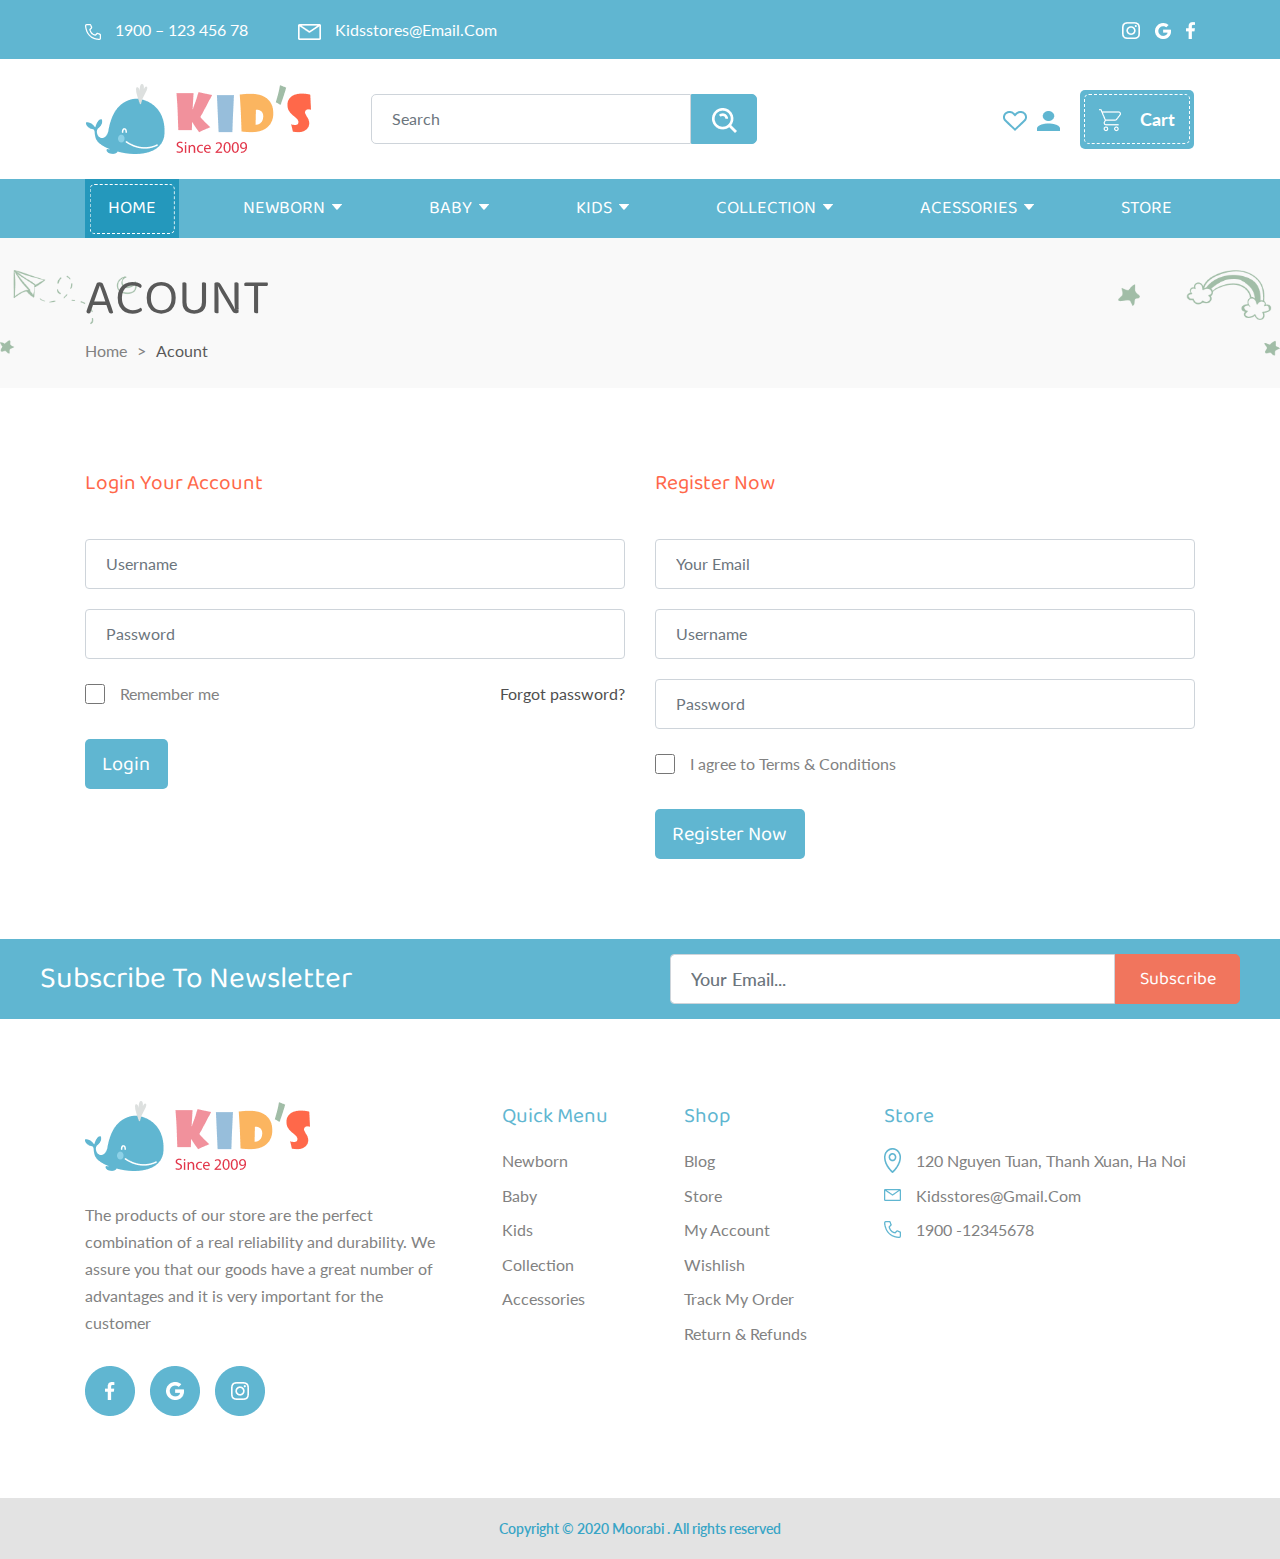
<file: account.html>
<!DOCTYPE html>
<html lang="en">
<head>
  <meta charset="UTF-8">
  <meta http-equiv="X-UA-Compatible" content="IE=edge">
  <meta name="viewport" content="width=device-width, initial-scale=1">

  <title>UI Kit</title>
  
  <link rel="stylesheet" href="css/bootstrap.min.css">
  <link rel="stylesheet" href="css/pe-icon-7-stroke.min.css">
  <link rel="stylesheet" href="css/font-awesome.min.css">
  <link href="https://fonts.googleapis.com/css2?family=Baloo+2:wght@400;500;600;700;800&family=Lato:ital,wght@0,100;0,300;0,400;0,700;0,900;1,100;1,300;1,400;1,700;1,900&display=swap" rel="stylesheet">

  <link rel="stylesheet" href="OwlCarousel2-2.3.4/dist/assets/owl.carousel.css">
  <link rel="stylesheet" href="OwlCarousel2-2.3.4/dist/assets/owl.theme.default.css">
  
  <link rel="stylesheet" href="css/styles.css">
</head>

<body class="cms-page cms-2-column-left cms-account">
  <header class="header">
    <div class="header-top">
      <div class="container form-inline header-top-content">
        <div class="header-top-left">
          <ul class="form-inline">
            <li>
              <a href="#">
                <img src="images/phone-type.png" alt=""> 1900 – 123 456 78
              </a>
            </li> 
            <li>
              <a href="#">
                <img src="images/email-type.png" alt=""> kidsstores@email.com
              </a>
            </li>
          </ul>
        </div>
        <div class="header-top-right">
          <ul class="form-inline ">
            <li>
              <a href="#">
                <img src="images/instagram-type.png" alt="">
              </a>
            </li>
            <li>
              <a href="#">
                <img src="images/google-type.png" alt="">
                </svg>
              </a>
            </li>
            <li>
              <a href="#">
                <img src="images/facebook-type.png" alt="">
              </a>
            </li>
          </ul>
        </div>
      </div>
    </div>
    <div class="header-middle">
      <nav class="container navbar navbar-expand-lg navbar-light bg-light">
        <a class="navbar-brand logo" href="#">
          <img src="images/logo.png" alt="">
        </a>
        <button class="navbar-toggler" type="button" data-toggle="collapse" data-target="#navbarSupportedContent" aria-controls="navbarSupportedContent" aria-expanded="false" aria-label="Toggle navigation">
          <span class="navbar-toggler-icon"></span>
        </button>

        <div class="collapse navbar-collapse" id="navbarSupportedContent">
          <form class="form-inline mr-auto form-search">
            <input class="form-control mr-sm-2" type="search" placeholder="Search" aria-label="Search">
            <button class="btn btn-outline-success my-2 my-sm-0" type="submit"><img src="images/icon-search.png" alt=""></button>
          </form>
          <ul class="navbar-nav my-2 my-lg-0">
            <li class="nav-item wishlish">
              <a class="nav-link" href="#">
                <img src="images/wishlish.png" alt="">
              </a>
            </li>
            <li class="nav-item myaccount">
              <a class="nav-link" href="#">
                <img src="images/account.png" alt="">
              </a>
            </li>
            <li class="nav-item cart">
              <a class="nav-link" href="#">
                <img src="images/cart.png" alt=""> Cart
              </a>
            </li>
          </ul>
        </div>
      </nav>
    </div>
    <div class="header-bottom-main">
      <ul class="container header-navigation">
        <li class="nav-active"><a href="#">Home</a></li>
        <li class="has-submenu"><a href="#">Newborn</a></li>
        <li class="has-submenu"><a href="#">Baby</a></li>
        <li class="has-submenu"><a href="#">Kids</a></li>
        <li class="has-submenu"><a href="#">Collection</a></li>
        <li class="has-submenu"><a href="#">Acessories</a></li>
        <li><a href="#">Store</a></li>
      </ul>
    </div>
  </header> <!--HEADER END-->

  <div class="header-main-content">
    <div class="container">
      <h1 class="main-title">Acount</h1>
      <ul class="form-inline breadcrums">
          <li class="breadcrum-item"><a href="#">Home</a></li>
          <li class="breadcrum-item"><a href="#">Acount</a></li>
      </ul>
    </div>
  </div>

  <div class="main-content">
    <div class="container">
      <div class="row content-wraper">
        <div class="col-lg-6">
          <form action="#">
            <h4>Login your account</h4>
            <div class="form-group">
              <input type="text" class="form-control" id="inputUsername" placeholder="Username">
            </div>
            <div class="form-group">
              <input type="text" class="form-control" id="inputPassword" placeholder="Password">
            </div>
            <div class="form-group">
              <div class="form-check">
                <input class="form-check-input" type="checkbox" id="rememberCheck">
                <label class="form-check-label" for="rememberCheck">Remember me</label>
              </div>
              <a id="account-forgot-psw" class="account-forgot-psw" href="#">Forgot password?</a>
            </div>
            <div class="form-action">
              <button class="btn btn-normal">Login</button>
            </div>
          </form>
        </div>

        <div class="col-lg-6">
          <form action="#">
            <h4>Register now</h4>
            <div class="form-group">
              <input type="text" class="form-control" id="inputYourEmail" placeholder="Your Email">
            </div>
            <div class="form-group">
              <input type="text" class="form-control" id="inputUsername" placeholder="Username">
            </div>
            <div class="form-group">
              <input type="text" class="form-control" id="inputPassword" placeholder="Password">
            </div>
            <div class="form-group">
              <div class="form-check">
                <input class="form-check-input" type="checkbox" id="agreeCheck">
                <label class="form-check-label" for="agreeCheck">I agree to Terms & Conditions</label>
              </div>
            </div>
            <div class="form-action">
              <button class="btn btn-normal">Register now</button>
            </div>
          </form>
        </div>
      </div>

    </div>
  </div>

  <div class="footer"><!--FOOTER START-->
    <div class="footer-top">
      <div class="container footer-top-content">
        <p>Subscribe to newsletter</p>
        <form class="form-inline form-subscribe">
          <input class="form-control mr-sm-2" type="email" placeholder="Your email..." aria-label="Your email...">
          <button class="btn btn-outline-success my-2 my-sm-0" type="submit">Subscribe</button>
        </form>
      </div>
    </div>
    <div class="container">
      <div class="footer-middle">
        <div class="footer-infor">
          <a href="#">
          <img src="images/logo.png" alt=""></a>
          <p>The products of our store are the perfect combination of a real reliability and durability. We assure you that our goods have a great number of advantages and it is very important for the customer</p>
          <ul>
            <li><a href="#">
              <img src="images/facebook.png" alt="">
            </a></li>
            <li><a href="#">
              <img src="images/goggle.png" alt="">
            </a></li>
            <li><a href="#">
              <img src="images/instagram.png" alt="">
            </a></li>
          </ul>
        </div>

        <div class="footer-quick-menu">
          <h5>quick menu</h5>
          <ul>
            <li><a href="#">Newborn</a></li>
            <li><a href="#">Baby</a></li>
            <li><a href="#">Kids</a></li>
            <li><a href="#">Collection</a></li>
            <li><a href="#">Accessories</a></li>
          </ul>
        </div>

        <div class="footer-shop">
          <h5>Shop</h5>
          <ul>
            <li><a href="#">Blog</a></li>
            <li><a href="#">Store</a></li>
            <li><a href="#">My Account</a></li>
            <li><a href="#">wishlish</a></li>
            <li><a href="#">Track my order</a></li>
            <li><a href="#">Return & refunds</a></li>
          </ul>
        </div>

        <div class="footer-store">
          <h5>Store</h5>
          <ul>
            <li>
              <img src="images/address.png" alt=""> 120 nguyen tuan, thanh xuan, ha noi
            </li>
            <li>
              <img src="images/email.png" alt=""> kidsstores@gmail.com
            </li>
            <li>
              <img src="images/phone.png" alt=""> 1900 -12345678
            </li>
          </ul>
        </div>
      </div>
    </div>
    <div class="coppy-right">
      <p>Copyright © 2020 Moorabi . All rights reserved</p>
    </div>
  </div><!--FOOTER END-->


  <script src="js/jquery-2.2.4.min.js"></script>
  <script src="js/bootstrap.min.js"></script>
  <script src="OwlCarousel2-2.3.4/dist/owl.carousel.js"></script>
  <script src="js/custom.js"></script>
</body>
</html>
</file>
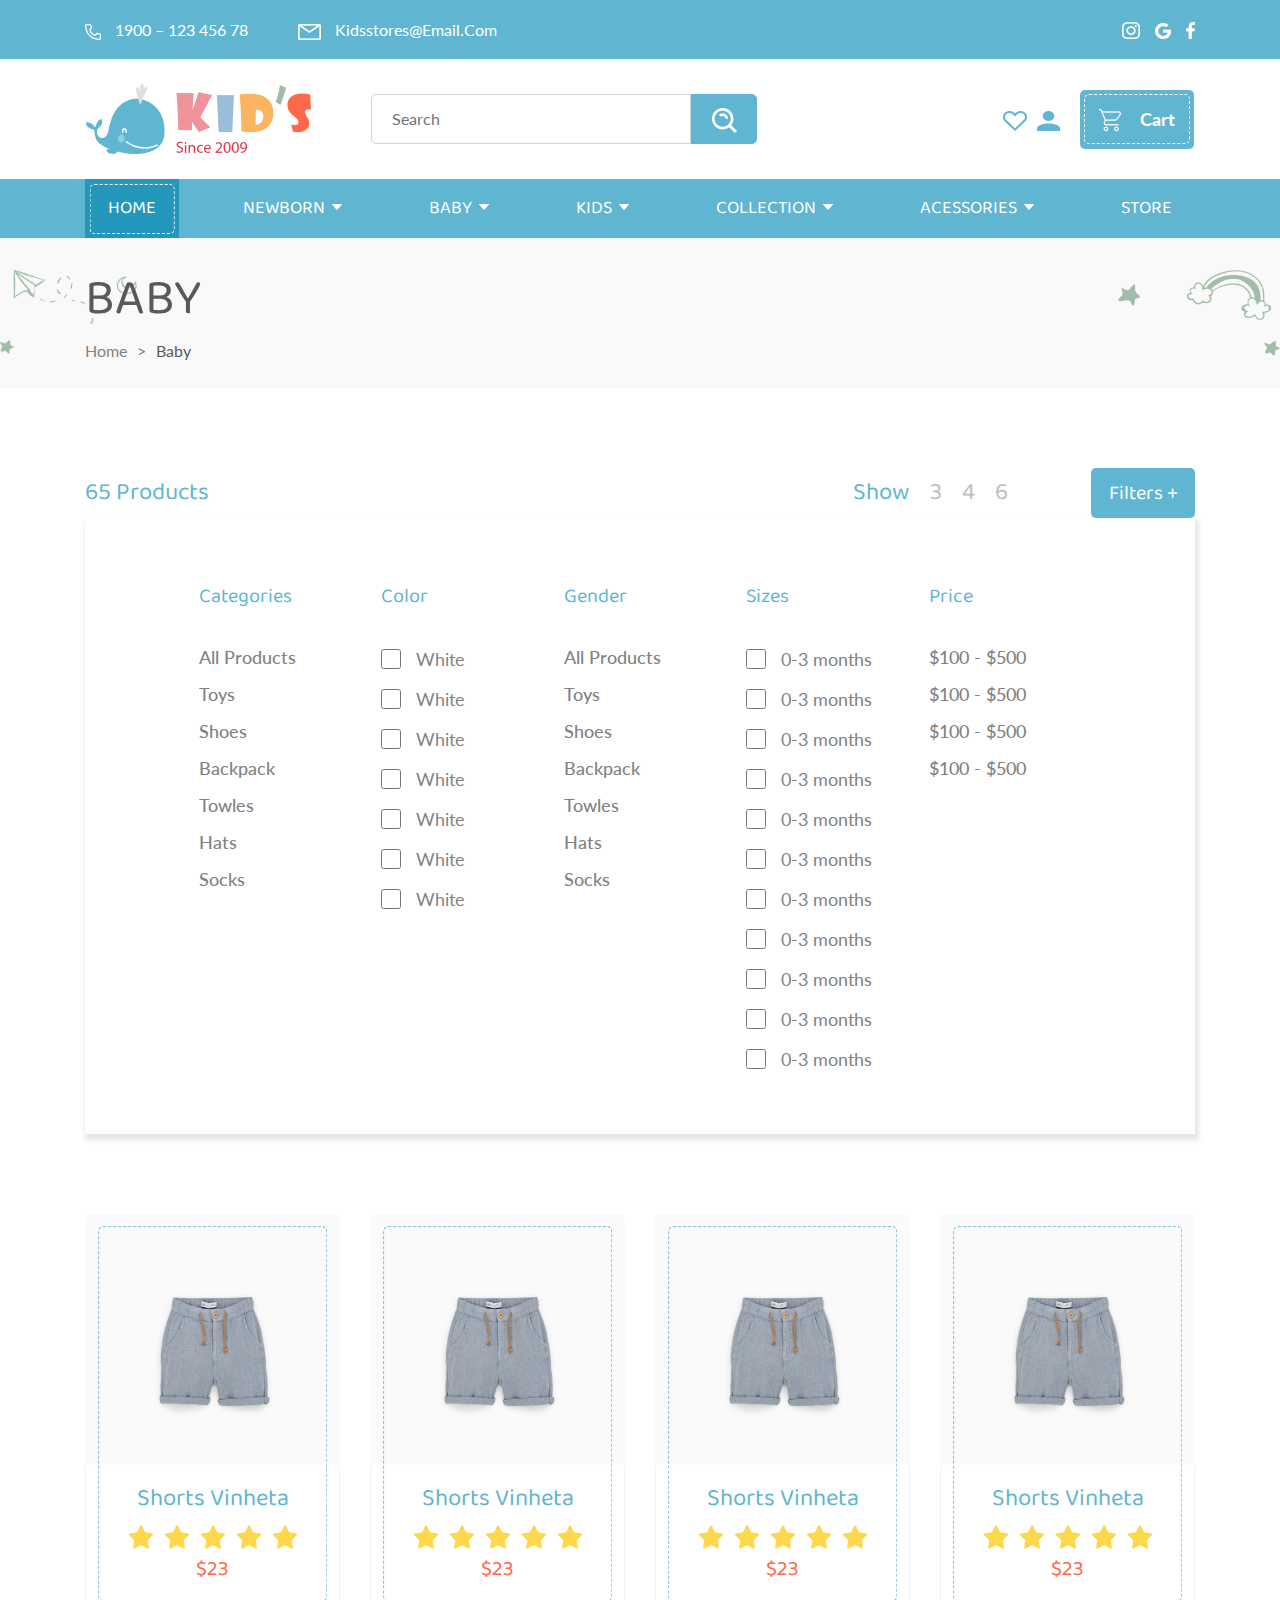
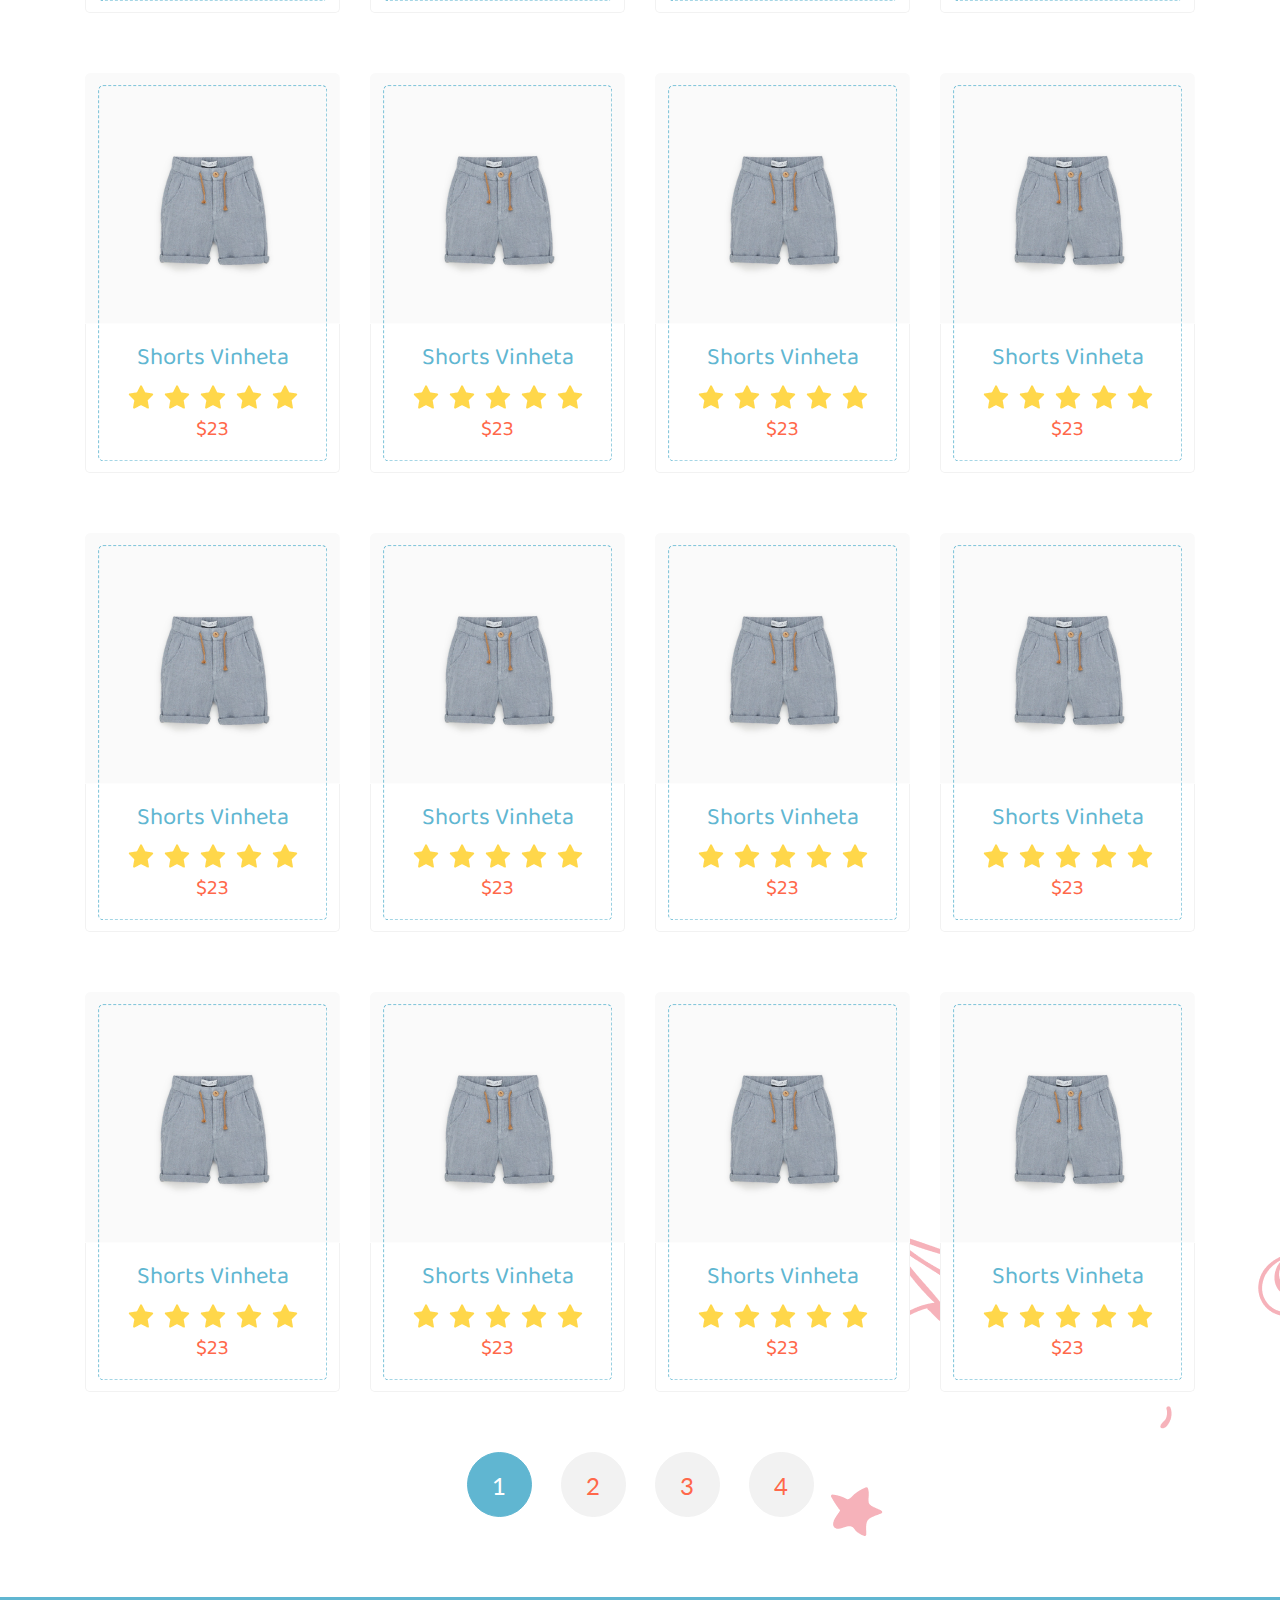
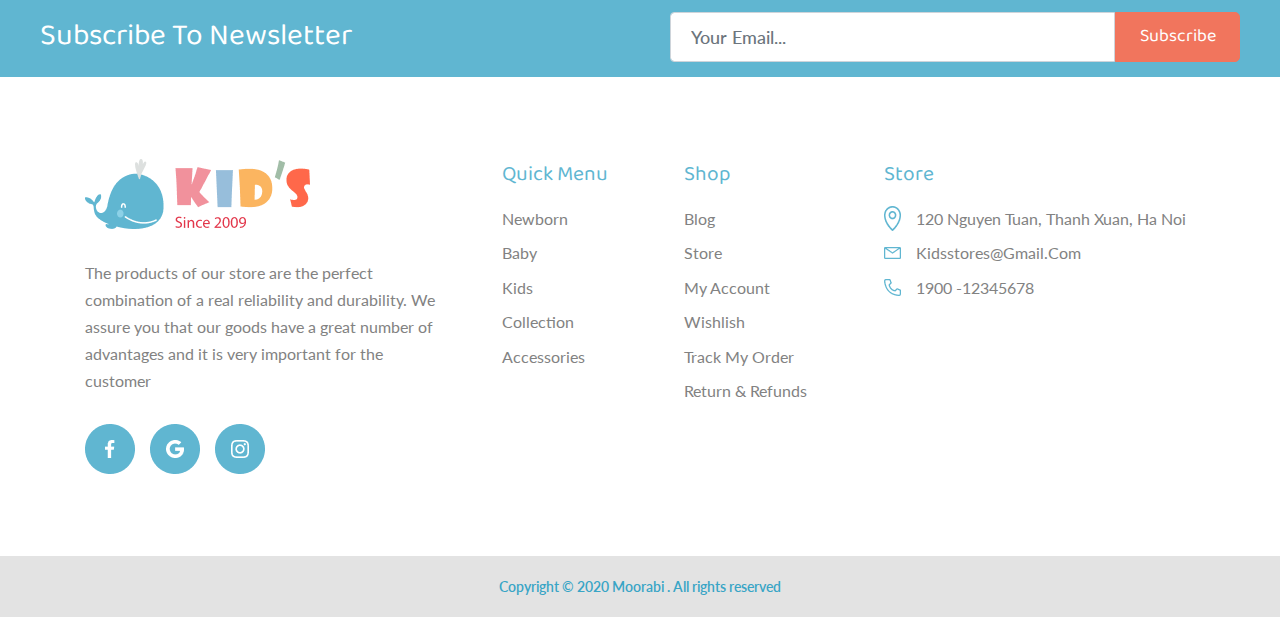
<file: baby.html>
<!DOCTYPE html>
<html lang="en">
<head>
  <meta charset="UTF-8">
  <meta http-equiv="X-UA-Compatible" content="IE=edge">
  <meta name="viewport" content="width=device-width, initial-scale=1">

  <title>UI Kit</title>
  
  <link rel="stylesheet" href="css/bootstrap.min.css">
  <link rel="stylesheet" href="css/pe-icon-7-stroke.min.css">
  <link rel="stylesheet" href="css/font-awesome.min.css">
  <link href="https://fonts.googleapis.com/css2?family=Baloo+2:wght@400;500;600;700;800&family=Lato:ital,wght@0,100;0,300;0,400;0,700;0,900;1,100;1,300;1,400;1,700;1,900&display=swap" rel="stylesheet">

  <link rel="stylesheet" href="OwlCarousel2-2.3.4/dist/assets/owl.carousel.css">
  <link rel="stylesheet" href="OwlCarousel2-2.3.4/dist/assets/owl.theme.default.css">
  
  <link rel="stylesheet" href="css/styles.css">
</head>

<body class="cms-page catalog-category-view">
  <header class="header">
    <div class="header-top">
      <div class="container form-inline header-top-content">
        <div class="header-top-left">
          <ul class="form-inline">
            <li>
              <a href="#">
                <img src="images/phone-type.png" alt=""> 1900 – 123 456 78
              </a>
            </li> 
            <li>
              <a href="#">
                <img src="images/email-type.png" alt=""> kidsstores@email.com
              </a>
            </li>
          </ul>
        </div>
        <div class="header-top-right">
          <ul class="form-inline ">
            <li>
              <a href="#">
                <img src="images/instagram-type.png" alt="">
              </a>
            </li>
            <li>
              <a href="#">
                <img src="images/google-type.png" alt="">
                </svg>
              </a>
            </li>
            <li>
              <a href="#">
                <img src="images/facebook-type.png" alt="">
              </a>
            </li>
          </ul>
        </div>
      </div>
    </div>
    <div class="header-middle">
      <nav class="container navbar navbar-expand-lg navbar-light bg-light">
        <a class="navbar-brand logo" href="#">
          <img src="images/logo.png" alt="">
        </a>
        <button class="navbar-toggler" type="button" data-toggle="collapse" data-target="#navbarSupportedContent" aria-controls="navbarSupportedContent" aria-expanded="false" aria-label="Toggle navigation">
          <span class="navbar-toggler-icon"></span>
        </button>

        <div class="collapse navbar-collapse" id="navbarSupportedContent">
          <form class="form-inline mr-auto form-search">
            <input class="form-control mr-sm-2" type="search" placeholder="Search" aria-label="Search">
            <button class="btn btn-outline-success my-2 my-sm-0" type="submit"><img src="images/icon-search.png" alt=""></button>
          </form>
          <ul class="navbar-nav my-2 my-lg-0">
            <li class="nav-item wishlish">
              <a class="nav-link" href="#">
                <img src="images/wishlish.png" alt="">
              </a>
            </li>
            <li class="nav-item myaccount">
              <a class="nav-link" href="#">
                <img src="images/account.png" alt="">
              </a>
            </li>
            <li class="nav-item cart">
              <a class="nav-link" href="#">
                <img src="images/cart.png" alt=""> Cart
              </a>
            </li>
          </ul>
        </div>
      </nav>
    </div>
    <div class="header-bottom-main">
      <ul class="container header-navigation">
        <li class="nav-active"><a href="#">Home</a></li>
        <li class="has-submenu"><a href="#">Newborn</a></li>
        <li class="has-submenu"><a href="#">Baby</a></li>
        <li class="has-submenu"><a href="#">Kids</a></li>
        <li class="has-submenu"><a href="#">Collection</a></li>
        <li class="has-submenu"><a href="#">Acessories</a></li>
        <li><a href="#">Store</a></li>
      </ul>
    </div>
  </header> <!--HEADER END-->

  <div class="header-main-content">
    <div class="container">
      <h1 class="main-title">Baby</h1>
      <ul class="form-inline breadcrums">
          <li class="breadcrum-item"><a href="#">Home</a></li>
          <li class="breadcrum-item"><a href="#">Baby</a></li>
      </ul>
    </div>
  </div>

  <div class="main-content">
    <div class="category-img">
      <img src="images/kids-img.png" alt="">
    </div>
    <div class="container">
      <div class="form-inline cate-title">
        <div class="cate-title-left">
          <div class="products-qty">65 products</div>
        </div>
        <div class="form-inline cate-title-right">
          <div class="show-limit">
            <ol class="btn-group">
              <li>show</li>
              <li class="show-limit-item">3</li>
              <li class="show-limit-item active">4</li>
              <li class="show-limit-item">6</li>
            </ol>  
          </div>
          <div class="btn btn-blue btn-filter">Filters +</div>
        </div>
      </div>
      <div class="cate-filter">
        <div class="filter-content">
          <div class="row">
            <div class="col col1">
              <h4>Categories</h4>
              <ul>
                <li><a href="#">All Products</a></li>
                <li><a href="#">Toys</a></li>
                <li><a href="#">Shoes</a></li>
                <li><a href="#">Backpack</a></li>
                <li><a href="#">Towles</a></li>
                <li><a href="#">Hats</a></li>
                <li><a href="#">Socks</a></li>
              </ul>
            </div>
            <div class="col col2">
              <h4>Color</h4>
              <ul>
                <li>
                  <div class="form-check">
                    <input class="form-check-input" type="checkbox" id="rememberCheck">
                    <label class="form-check-label" for="rememberCheck">White</label>
                  </div>
                </li>
                <li>
                  <div class="form-check">
                    <input class="form-check-input" type="checkbox" id="rememberCheck">
                    <label class="form-check-label" for="rememberCheck">White</label>
                  </div>
                </li>
                <li>
                  <div class="form-check">
                    <input class="form-check-input" type="checkbox" id="rememberCheck">
                    <label class="form-check-label" for="rememberCheck">White</label>
                  </div>
                </li>
                <li>
                  <div class="form-check">
                    <input class="form-check-input" type="checkbox" id="rememberCheck">
                    <label class="form-check-label" for="rememberCheck">White</label>
                  </div>
                </li>
                <li>
                  <div class="form-check">
                    <input class="form-check-input" type="checkbox" id="rememberCheck">
                    <label class="form-check-label" for="rememberCheck">White</label>
                  </div>
                </li>
                <li>
                  <div class="form-check">
                    <input class="form-check-input" type="checkbox" id="rememberCheck">
                    <label class="form-check-label" for="rememberCheck">White</label>
                  </div>
                </li>
                <li>
                  <div class="form-check">
                    <input class="form-check-input" type="checkbox" id="rememberCheck">
                    <label class="form-check-label" for="rememberCheck">White</label>
                  </div>
                </li>
              </ul>
            </div>
            <div class="col col3">
              <h4>Gender</h4>
              <ul>
                <li><a href="#">All Products</a></li>
                <li><a href="#">Toys</a></li>
                <li><a href="#">Shoes</a></li>
                <li><a href="#">Backpack</a></li>
                <li><a href="#">Towles</a></li>
                <li><a href="#">Hats</a></li>
                <li><a href="#">Socks</a></li>
              </ul>
            </div>
            <div class="col col4">
              <h4>Sizes</h4>
              <ul>
                <li>
                  <div class="form-check">
                    <input class="form-check-input" type="checkbox" id="rememberCheck">
                    <label class="form-check-label" for="rememberCheck">0-3 months</label>
                  </div>
                </li>
                <li>
                  <div class="form-check">
                    <input class="form-check-input" type="checkbox" id="rememberCheck">
                    <label class="form-check-label" for="rememberCheck">0-3 months</label>
                  </div>
                </li>
                <li>
                  <div class="form-check">
                    <input class="form-check-input" type="checkbox" id="rememberCheck">
                    <label class="form-check-label" for="rememberCheck">0-3 months</label>
                  </div>
                </li>
                <li>
                  <div class="form-check">
                    <input class="form-check-input" type="checkbox" id="rememberCheck">
                    <label class="form-check-label" for="rememberCheck">0-3 months</label>
                  </div>
                </li>
                <li>
                  <div class="form-check">
                    <input class="form-check-input" type="checkbox" id="rememberCheck">
                    <label class="form-check-label" for="rememberCheck">0-3 months</label>
                  </div>
                </li>
                <li>
                  <div class="form-check">
                    <input class="form-check-input" type="checkbox" id="rememberCheck">
                    <label class="form-check-label" for="rememberCheck">0-3 months</label>
                  </div>
                </li>
                <li>
                  <div class="form-check">
                    <input class="form-check-input" type="checkbox" id="rememberCheck">
                    <label class="form-check-label" for="rememberCheck">0-3 months</label>
                  </div>
                </li>
                <li>
                  <div class="form-check">
                    <input class="form-check-input" type="checkbox" id="rememberCheck">
                    <label class="form-check-label" for="rememberCheck">0-3 months</label>
                  </div>
                </li>
                <li>
                  <div class="form-check">
                    <input class="form-check-input" type="checkbox" id="rememberCheck">
                    <label class="form-check-label" for="rememberCheck">0-3 months</label>
                  </div>
                </li>
                <li>
                  <div class="form-check">
                    <input class="form-check-input" type="checkbox" id="rememberCheck">
                    <label class="form-check-label" for="rememberCheck">0-3 months</label>
                  </div>
                </li>
                <li>
                  <div class="form-check">
                    <input class="form-check-input" type="checkbox" id="rememberCheck">
                    <label class="form-check-label" for="rememberCheck">0-3 months</label>
                  </div>
                </li>
              </ul>
            </div>
            <div class="col col5">
              <h4>Price</h4>
              <ul>
                <li><a href="#">$100 - $500</a></li>
                <li><a href="#">$100 - $500</a></li>
                <li><a href="#">$100 - $500</a></li>
                <li><a href="#">$100 - $500</a></li>
              </ul>
            </div>
          </div>
        </div>
      </div>
      <div class="row cate-grid">
        <div class="col-6 col-sm-4 col-xl-3">
          <div class="product-item">
            <div class="product-item-image">
              <a href="#"><img src="images/product-1.png" alt=""></a>
            </div>
            <div class="product-item-detail">
              <h4><a href="#">shorts vinheta</a></h4>
              <div class="product-item-star">
                <img src="images/star-full.png" alt="">
                <img src="images/star-full.png" alt="">
                <img src="images/star-full.png" alt="">
                <img src="images/star-full.png" alt="">
                <img src="images/star-full.png" alt="">
              </div>
              <span class="product-item-price">$23</span>
            </div>
          </div>
        </div>
        <div class="col-6 col-sm-4 col-xl-3">
          <div class="product-item">
            <div class="product-item-image">
              <a href="#"><img src="images/product-1.png" alt=""></a>
            </div>
            <div class="product-item-detail">
              <h4><a href="#">shorts vinheta</a></h4>
              <div class="product-item-star">
                <img src="images/star-full.png" alt="">
                <img src="images/star-full.png" alt="">
                <img src="images/star-full.png" alt="">
                <img src="images/star-full.png" alt="">
                <img src="images/star-full.png" alt="">
              </div>
              <span class="product-item-price">$23</span>
            </div>
          </div>
        </div>
        <div class="col-6 col-sm-4 col-xl-3">
          <div class="product-item">
            <div class="product-item-image">
              <a href="#"><img src="images/product-1.png" alt=""></a>
            </div>
            <div class="product-item-detail">
              <h4><a href="#">shorts vinheta</a></h4>
              <div class="product-item-star">
                <img src="images/star-full.png" alt="">
                <img src="images/star-full.png" alt="">
                <img src="images/star-full.png" alt="">
                <img src="images/star-full.png" alt="">
                <img src="images/star-full.png" alt="">
              </div>
              <span class="product-item-price">$23</span>
            </div>
          </div>
        </div>
        <div class="col-6 col-sm-4 col-xl-3">
          <div class="product-item">
            <div class="product-item-image">
              <a href="#"><img src="images/product-1.png" alt=""></a>
            </div>
            <div class="product-item-detail">
              <h4><a href="#">shorts vinheta</a></h4>
              <div class="product-item-star">
                <img src="images/star-full.png" alt="">
                <img src="images/star-full.png" alt="">
                <img src="images/star-full.png" alt="">
                <img src="images/star-full.png" alt="">
                <img src="images/star-full.png" alt="">
              </div>
              <span class="product-item-price">$23</span>
            </div>
          </div>
        </div>
        <div class="col-6 col-sm-4 col-xl-3">
          <div class="product-item">
            <div class="product-item-image">
              <a href="#"><img src="images/product-1.png" alt=""></a>
            </div>
            <div class="product-item-detail">
              <h4><a href="#">shorts vinheta</a></h4>
              <div class="product-item-star">
                <img src="images/star-full.png" alt="">
                <img src="images/star-full.png" alt="">
                <img src="images/star-full.png" alt="">
                <img src="images/star-full.png" alt="">
                <img src="images/star-full.png" alt="">
              </div>
              <span class="product-item-price">$23</span>
            </div>
          </div>
        </div>
        <div class="col-6 col-sm-4 col-xl-3">
          <div class="product-item">
            <div class="product-item-image">
              <a href="#"><img src="images/product-1.png" alt=""></a>
            </div>
            <div class="product-item-detail">
              <h4><a href="#">shorts vinheta</a></h4>
              <div class="product-item-star">
                <img src="images/star-full.png" alt="">
                <img src="images/star-full.png" alt="">
                <img src="images/star-full.png" alt="">
                <img src="images/star-full.png" alt="">
                <img src="images/star-full.png" alt="">
              </div>
              <span class="product-item-price">$23</span>
            </div>
          </div>
        </div>
        <div class="col-6 col-sm-4 col-xl-3">
          <div class="product-item">
            <div class="product-item-image">
              <a href="#"><img src="images/product-1.png" alt=""></a>
            </div>
            <div class="product-item-detail">
              <h4><a href="#">shorts vinheta</a></h4>
              <div class="product-item-star">
                <img src="images/star-full.png" alt="">
                <img src="images/star-full.png" alt="">
                <img src="images/star-full.png" alt="">
                <img src="images/star-full.png" alt="">
                <img src="images/star-full.png" alt="">
              </div>
              <span class="product-item-price">$23</span>
            </div>
          </div>
        </div>
        <div class="col-6 col-sm-4 col-xl-3">
          <div class="product-item">
            <div class="product-item-image">
              <a href="#"><img src="images/product-1.png" alt=""></a>
            </div>
            <div class="product-item-detail">
              <h4><a href="#">shorts vinheta</a></h4>
              <div class="product-item-star">
                <img src="images/star-full.png" alt="">
                <img src="images/star-full.png" alt="">
                <img src="images/star-full.png" alt="">
                <img src="images/star-full.png" alt="">
                <img src="images/star-full.png" alt="">
              </div>
              <span class="product-item-price">$23</span>
            </div>
          </div>
        </div>
        <div class="col-6 col-sm-4 col-xl-3">
          <div class="product-item">
            <div class="product-item-image">
              <a href="#"><img src="images/product-1.png" alt=""></a>
            </div>
            <div class="product-item-detail">
              <h4><a href="#">shorts vinheta</a></h4>
              <div class="product-item-star">
                <img src="images/star-full.png" alt="">
                <img src="images/star-full.png" alt="">
                <img src="images/star-full.png" alt="">
                <img src="images/star-full.png" alt="">
                <img src="images/star-full.png" alt="">
              </div>
              <span class="product-item-price">$23</span>
            </div>
          </div>
        </div>
        <div class="col-6 col-sm-4 col-xl-3">
          <div class="product-item">
            <div class="product-item-image">
              <a href="#"><img src="images/product-1.png" alt=""></a>
            </div>
            <div class="product-item-detail">
              <h4><a href="#">shorts vinheta</a></h4>
              <div class="product-item-star">
                <img src="images/star-full.png" alt="">
                <img src="images/star-full.png" alt="">
                <img src="images/star-full.png" alt="">
                <img src="images/star-full.png" alt="">
                <img src="images/star-full.png" alt="">
              </div>
              <span class="product-item-price">$23</span>
            </div>
          </div>
        </div>
        <div class="col-6 col-sm-4 col-xl-3">
          <div class="product-item">
            <div class="product-item-image">
              <a href="#"><img src="images/product-1.png" alt=""></a>
            </div>
            <div class="product-item-detail">
              <h4><a href="#">shorts vinheta</a></h4>
              <div class="product-item-star">
                <img src="images/star-full.png" alt="">
                <img src="images/star-full.png" alt="">
                <img src="images/star-full.png" alt="">
                <img src="images/star-full.png" alt="">
                <img src="images/star-full.png" alt="">
              </div>
              <span class="product-item-price">$23</span>
            </div>
          </div>
        </div>
        <div class="col-6 col-sm-4 col-xl-3">
          <div class="product-item">
            <div class="product-item-image">
              <a href="#"><img src="images/product-1.png" alt=""></a>
            </div>
            <div class="product-item-detail">
              <h4><a href="#">shorts vinheta</a></h4>
              <div class="product-item-star">
                <img src="images/star-full.png" alt="">
                <img src="images/star-full.png" alt="">
                <img src="images/star-full.png" alt="">
                <img src="images/star-full.png" alt="">
                <img src="images/star-full.png" alt="">
              </div>
              <span class="product-item-price">$23</span>
            </div>
          </div>
        </div>
        <div class="col-6 col-sm-4 col-xl-3">
          <div class="product-item">
            <div class="product-item-image">
              <a href="#"><img src="images/product-1.png" alt=""></a>
            </div>
            <div class="product-item-detail">
              <h4><a href="#">shorts vinheta</a></h4>
              <div class="product-item-star">
                <img src="images/star-full.png" alt="">
                <img src="images/star-full.png" alt="">
                <img src="images/star-full.png" alt="">
                <img src="images/star-full.png" alt="">
                <img src="images/star-full.png" alt="">
              </div>
              <span class="product-item-price">$23</span>
            </div>
          </div>
        </div>
        <div class="col-6 col-sm-4 col-xl-3">
          <div class="product-item">
            <div class="product-item-image">
              <a href="#"><img src="images/product-1.png" alt=""></a>
            </div>
            <div class="product-item-detail">
              <h4><a href="#">shorts vinheta</a></h4>
              <div class="product-item-star">
                <img src="images/star-full.png" alt="">
                <img src="images/star-full.png" alt="">
                <img src="images/star-full.png" alt="">
                <img src="images/star-full.png" alt="">
                <img src="images/star-full.png" alt="">
              </div>
              <span class="product-item-price">$23</span>
            </div>
          </div>
        </div>
        <div class="col-6 col-sm-4 col-xl-3">
          <div class="product-item">
            <div class="product-item-image">
              <a href="#"><img src="images/product-1.png" alt=""></a>
            </div>
            <div class="product-item-detail">
              <h4><a href="#">shorts vinheta</a></h4>
              <div class="product-item-star">
                <img src="images/star-full.png" alt="">
                <img src="images/star-full.png" alt="">
                <img src="images/star-full.png" alt="">
                <img src="images/star-full.png" alt="">
                <img src="images/star-full.png" alt="">
              </div>
              <span class="product-item-price">$23</span>
            </div>
          </div>
        </div>
        <div class="col-6 col-sm-4 col-xl-3">
          <div class="product-item">
            <div class="product-item-image">
              <a href="#"><img src="images/product-1.png" alt=""></a>
            </div>
            <div class="product-item-detail">
              <h4><a href="#">shorts vinheta</a></h4>
              <div class="product-item-star">
                <img src="images/star-full.png" alt="">
                <img src="images/star-full.png" alt="">
                <img src="images/star-full.png" alt="">
                <img src="images/star-full.png" alt="">
                <img src="images/star-full.png" alt="">
              </div>
              <span class="product-item-price">$23</span>
            </div>
          </div>
        </div>
      </div>
      <div class="pagination-block">
        <ul class="pagination">
          <li class="page-item active"><a href="#" class="page-link">1</a></li>
          <li class="page-item"><a href="#" class="page-link">2</a></li>
          <li class="page-item"><a href="#" class="page-link">3</a></li>
          <li class="page-item"><a href="#" class="page-link">4</a></li>
        </ul>
      </div>
    </div>
  </div>

  <div class="footer"><!--FOOTER START-->
    <div class="footer-top">
      <div class="container footer-top-content">
        <p>Subscribe to newsletter</p>
        <form class="form-inline form-subscribe">
          <input class="form-control mr-sm-2" type="email" placeholder="Your email..." aria-label="Your email...">
          <button class="btn btn-outline-success my-2 my-sm-0" type="submit">Subscribe</button>
        </form>
      </div>
    </div>
    <div class="container">
      <div class="footer-middle">
        <div class="footer-infor">
          <a href="#">
          <img src="images/logo.png" alt=""></a>
          <p>The products of our store are the perfect combination of a real reliability and durability. We assure you that our goods have a great number of advantages and it is very important for the customer</p>
          <ul>
            <li><a href="#">
              <img src="images/facebook.png" alt="">
            </a></li>
            <li><a href="#">
              <img src="images/goggle.png" alt="">
            </a></li>
            <li><a href="#">
              <img src="images/instagram.png" alt="">
            </a></li>
          </ul>
        </div>

        <div class="footer-quick-menu">
          <h5>quick menu</h5>
          <ul>
            <li><a href="#">Newborn</a></li>
            <li><a href="#">Baby</a></li>
            <li><a href="#">Kids</a></li>
            <li><a href="#">Collection</a></li>
            <li><a href="#">Accessories</a></li>
          </ul>
        </div>

        <div class="footer-shop">
          <h5>Shop</h5>
          <ul>
            <li><a href="#">Blog</a></li>
            <li><a href="#">Store</a></li>
            <li><a href="#">My Account</a></li>
            <li><a href="#">wishlish</a></li>
            <li><a href="#">Track my order</a></li>
            <li><a href="#">Return & refunds</a></li>
          </ul>
        </div>

        <div class="footer-store">
          <h5>Store</h5>
          <ul>
            <li>
              <img src="images/address.png" alt=""> 120 nguyen tuan, thanh xuan, ha noi
            </li>
            <li>
              <img src="images/email.png" alt=""> kidsstores@gmail.com
            </li>
            <li>
              <img src="images/phone.png" alt=""> 1900 -12345678
            </li>
          </ul>
        </div>
      </div>
    </div>
    <div class="coppy-right">
      <p>Copyright © 2020 Moorabi . All rights reserved</p>
    </div>
  </div><!--FOOTER END-->


  <script src="js/jquery-2.2.4.min.js"></script>
  <script src="js/bootstrap.min.js"></script>
  <script src="OwlCarousel2-2.3.4/dist/owl.carousel.js"></script>
  <script src="js/custom.js"></script>
</body>
</html>
</file>
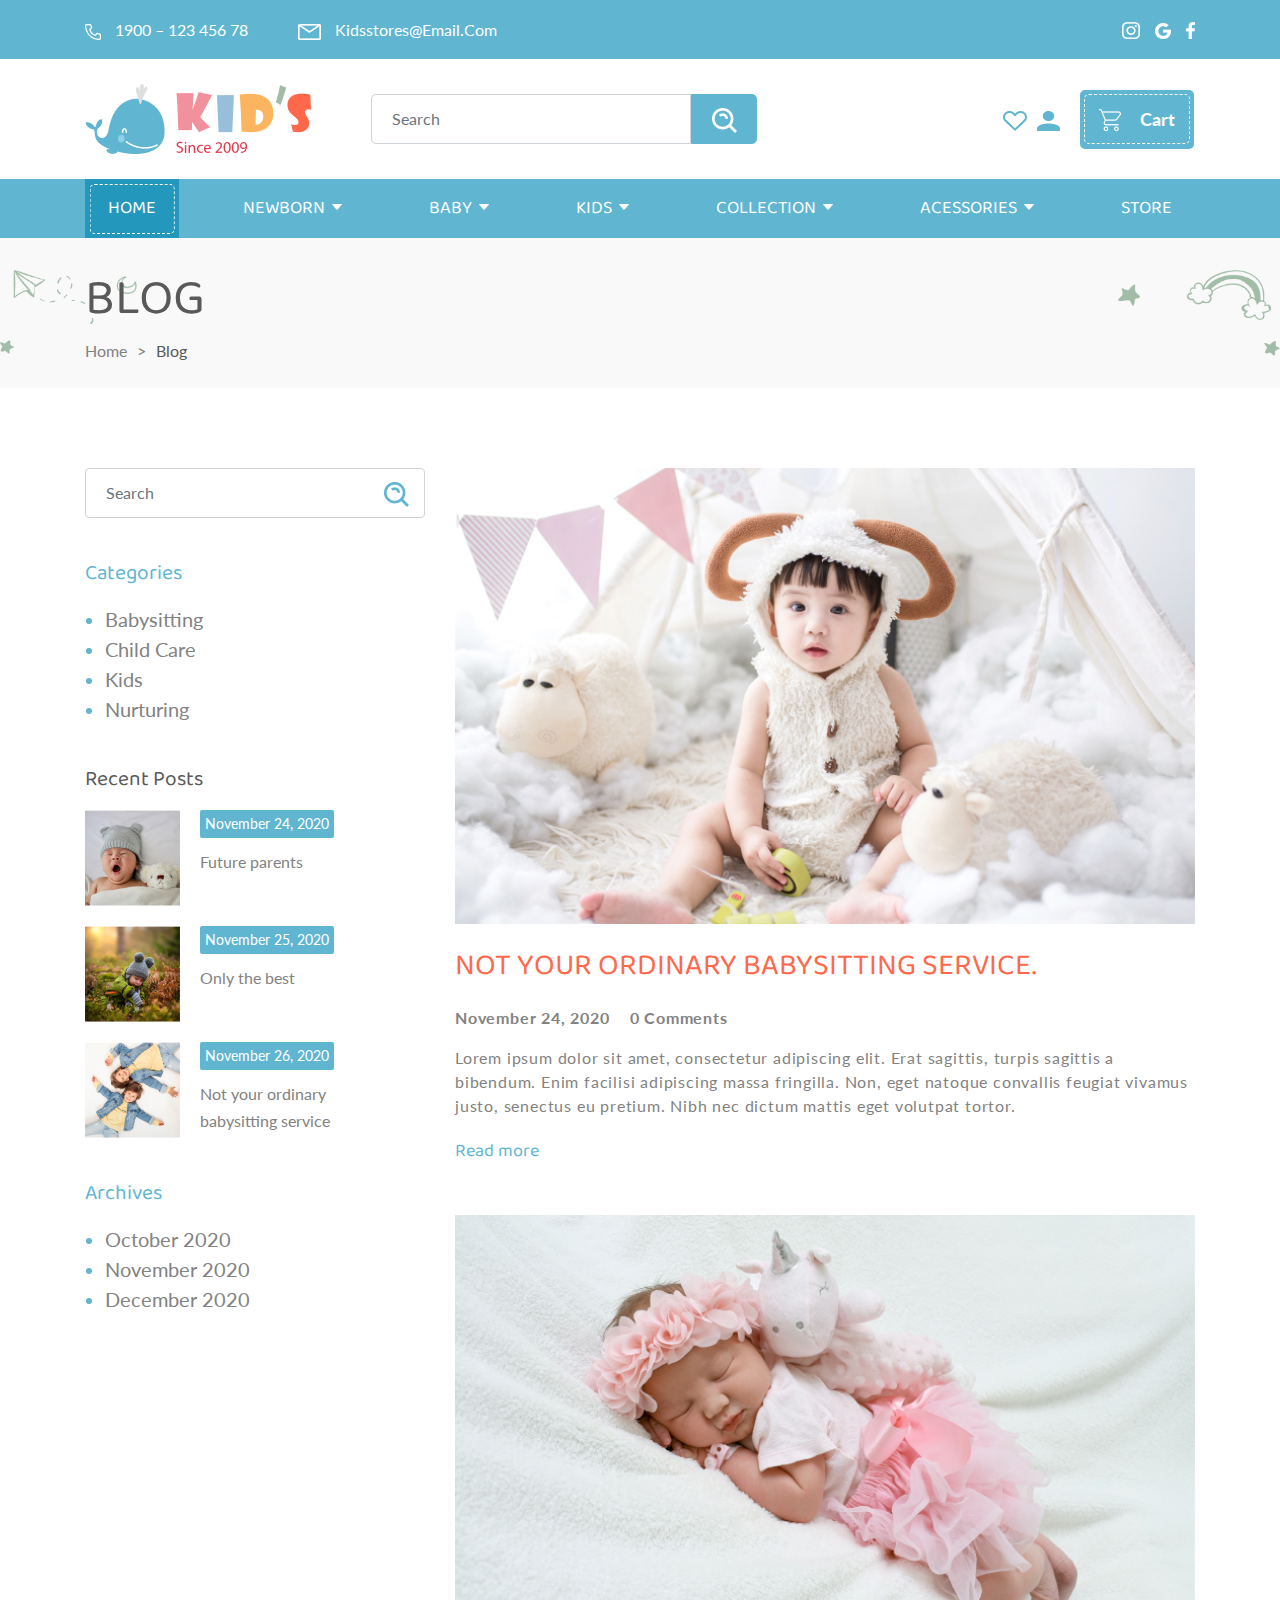
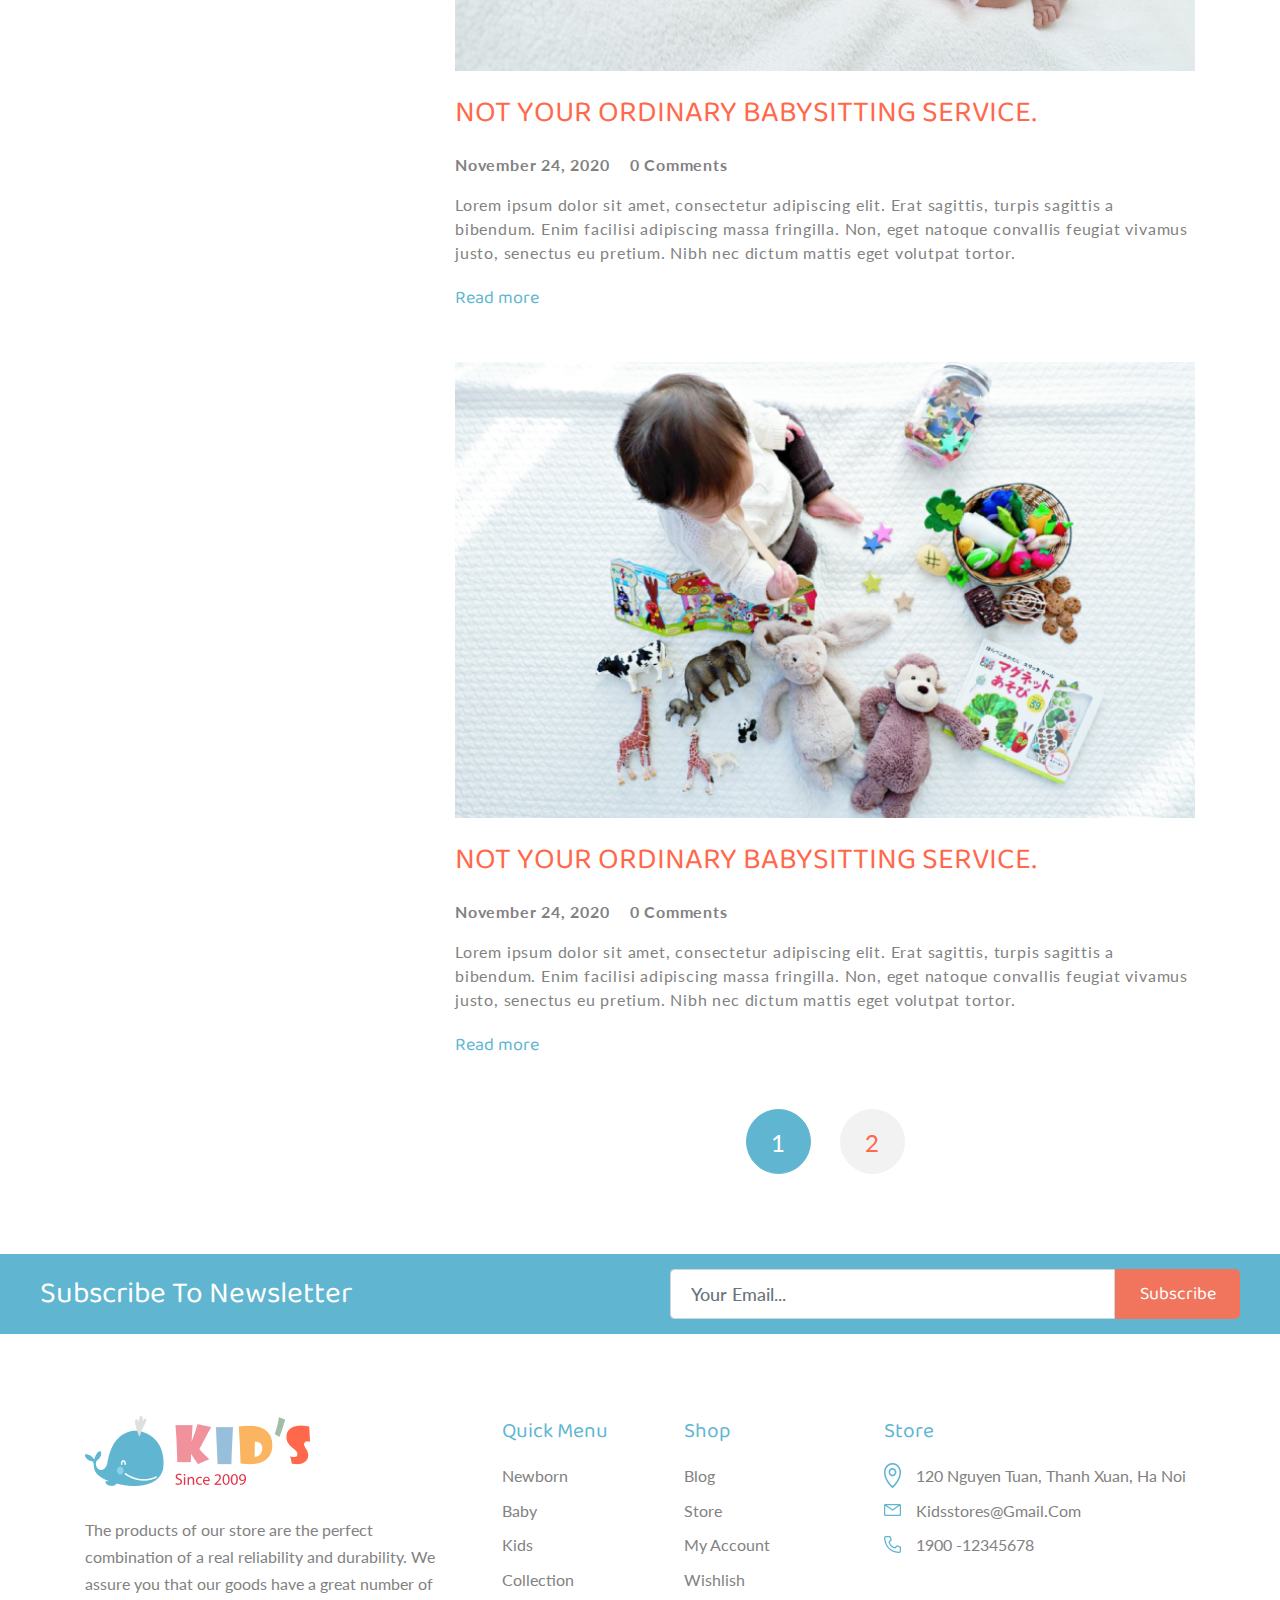
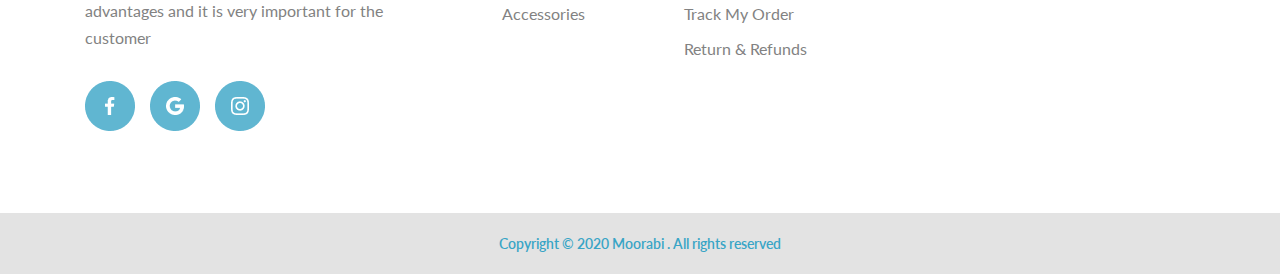
<file: blog.html>
<!DOCTYPE html>
<html lang="en">
<head>
  <meta charset="UTF-8">
  <meta http-equiv="X-UA-Compatible" content="IE=edge">
  <meta name="viewport" content="width=device-width, initial-scale=1">

  <title>UI Kit</title>
  
  <link rel="stylesheet" href="css/bootstrap.min.css">
  <link rel="stylesheet" href="css/pe-icon-7-stroke.min.css">
  <link rel="stylesheet" href="css/font-awesome.min.css">
  <link href="https://fonts.googleapis.com/css2?family=Baloo+2:wght@400;500;600;700;800&family=Lato:ital,wght@0,100;0,300;0,400;0,700;0,900;1,100;1,300;1,400;1,700;1,900&display=swap" rel="stylesheet">

  <link rel="stylesheet" href="OwlCarousel2-2.3.4/dist/assets/owl.carousel.css">
  <link rel="stylesheet" href="OwlCarousel2-2.3.4/dist/assets/owl.theme.default.css">
  
  <link rel="stylesheet" href="css/styles.css">
</head>

<body class="cms-page cms-2-column-left cms-blog">
  <header class="header">
    <div class="header-top">
      <div class="container form-inline header-top-content">
        <div class="header-top-left">
          <ul class="form-inline">
            <li>
              <a href="#">
                <img src="images/phone-type.png" alt=""> 1900 – 123 456 78
              </a>
            </li> 
            <li>
              <a href="#">
                <img src="images/email-type.png" alt=""> kidsstores@email.com
              </a>
            </li>
          </ul>
        </div>
        <div class="header-top-right">
          <ul class="form-inline ">
            <li>
              <a href="#">
                <img src="images/instagram-type.png" alt="">
              </a>
            </li>
            <li>
              <a href="#">
                <img src="images/google-type.png" alt="">
                </svg>
              </a>
            </li>
            <li>
              <a href="#">
                <img src="images/facebook-type.png" alt="">
              </a>
            </li>
          </ul>
        </div>
      </div>
    </div>
    <div class="header-middle">
      <nav class="container navbar navbar-expand-lg navbar-light bg-light">
        <a class="navbar-brand logo" href="#">
          <img src="images/logo.png" alt="">
        </a>
        <button class="navbar-toggler" type="button" data-toggle="collapse" data-target="#navbarSupportedContent" aria-controls="navbarSupportedContent" aria-expanded="false" aria-label="Toggle navigation">
          <span class="navbar-toggler-icon"></span>
        </button>

        <div class="collapse navbar-collapse" id="navbarSupportedContent">
          <form class="form-inline mr-auto form-search">
            <input class="form-control mr-sm-2" type="search" placeholder="Search" aria-label="Search">
            <button class="btn btn-outline-success my-2 my-sm-0" type="submit"><img src="images/icon-search.png" alt=""></button>
          </form>
          <ul class="navbar-nav my-2 my-lg-0">
            <li class="nav-item wishlish">
              <a class="nav-link" href="#">
                <img src="images/wishlish.png" alt="">
              </a>
            </li>
            <li class="nav-item myaccount">
              <a class="nav-link" href="#">
                <img src="images/account.png" alt="">
              </a>
            </li>
            <li class="nav-item cart">
              <a class="nav-link" href="#">
                <img src="images/cart.png" alt=""> Cart
              </a>
            </li>
          </ul>
        </div>
      </nav>
    </div>
    <div class="header-bottom-main">
      <ul class="container header-navigation">
        <li class="nav-active"><a href="#">Home</a></li>
        <li class="has-submenu"><a href="#">Newborn</a></li>
        <li class="has-submenu"><a href="#">Baby</a></li>
        <li class="has-submenu"><a href="#">Kids</a></li>
        <li class="has-submenu"><a href="#">Collection</a></li>
        <li class="has-submenu"><a href="#">Acessories</a></li>
        <li><a href="#">Store</a></li>
      </ul>
    </div>
  </header> <!--HEADER END-->

  <div class="header-main-content">
    <div class="container">
      <h1 class="main-title">Blog</h1>
      <ul class="form-inline breadcrums">
          <li class="breadcrum-item"><a href="#">Home</a></li>
          <li class="breadcrum-item"><a href="#">Blog</a></li>
      </ul>
    </div>
  </div>

  <div class="main-content">
    <div class="container">
      <div class="row content-wraper">
        <div class="col-lg-4 sidebar-left-block">
          <div class="sidebar-block blog-search">
            <form class="form-inline mr-auto form-search">
              <input class="form-control mr-sm-2" type="search" placeholder="Search" aria-label="Search">
              <button class="btn btn-outline-success my-2 my-sm-0" type="submit"><img src="images/search.png" alt=""></button>
            </form>
          </div>

          <div class="sidebar-block blog-categories">
            <h5 class="">Categories</h5>
            <ul>
              <li><a href="#">Babysitting</a></li>
              <li><a href="#">Child Care</a></li>
              <li><a href="#">Kids</a></li>
              <li><a href="#">Nurturing</a></li>
            </ul>
          </div>

          <div class="sidebar-block blog-recent">
            <h5 class="">Recent Posts</h5>
            <ul>
              <li>
                <div class="post-recent-img">
                  <a href="#"><img src="images/post-1.jpg" alt=""></a>
                </div>
                <div class="post-recent-detail">
                  <p class="post-recent-date">november 24, 2020</p>
                  <a href="#" class="post-recent-title">Future parents</a>
                </div>
              </li>
              <li>
                <div class="post-recent-img">
                  <a href="#"><img src="images/post-2.jpg" alt=""></a>
                </div>
                <div class="post-recent-detail">
                  <p class="post-recent-date">november 25, 2020</p>
                  <a href="#" class="post-recent-title">Only the best</a>
                </div>
              </li>
              <li>
                <div class="post-recent-img">
                  <a href="#"><img src="images/post-3.jpg" alt=""></a>
                </div>
                <div class="post-recent-detail">
                  <p class="post-recent-date">november 26, 2020</p>
                  <a href="#" class="post-recent-title">Not your ordinary babysitting service</a>
                </div>
              </li>
            </ul>
          </div>

          <div class="sidebar-block blog-archives">
            <h5 class="">Archives</h5>
            <ul>
              <li><a href="#">October 2020</a></li>
              <li><a href="#">November 2020</a></li>
              <li><a href="#">December 2020</a></li>
            </ul>
          </div>
        </div>
        <div class="col-lg-8 content-right-block">
          <ul class="post-grid">
            <li class="post-item">
              <div class="post-img">
                <a href="#"><img src="images/post-4.jpg" alt=""></a>
              </div>
              <div class="post-detail">
                <h4 class="post-title"><a href="#">Not your ordinary babysitting service.</a></h4>
                <div class="post-infor">
                  <p><span class="post-date">november 24, 2020</span><span class="posst-commnet">0 comments</span></p>
                </div>
                <div class="post-short-des">Lorem ipsum dolor sit amet, consectetur adipiscing elit. Erat sagittis, turpis sagittis a bibendum. Enim facilisi adipiscing massa fringilla. Non, eget natoque convallis feugiat vivamus justo, senectus eu pretium. Nibh nec dictum mattis eget volutpat tortor.</div>
                <div class="post-action">
                  <a href="#" class="read-more">Read more</a>
                </div>
              </div>
            </li>
            <li class="post-item">
              <div class="post-img">
                <a href="#"><img src="images/post-5.jpg" alt=""></a>
              </div>
              <div class="post-detail">
                <h4 class="post-title"><a href="#">Not your ordinary babysitting service.</a></h4>
                <div class="post-infor">
                  <p><span class="post-date">november 24, 2020</span><span class="posst-commnet">0 comments</span></p>
                </div>
                <div class="post-short-des">Lorem ipsum dolor sit amet, consectetur adipiscing elit. Erat sagittis, turpis sagittis a bibendum. Enim facilisi adipiscing massa fringilla. Non, eget natoque convallis feugiat vivamus justo, senectus eu pretium. Nibh nec dictum mattis eget volutpat tortor.</div>
                <div class="post-action">
                  <a href="#" class="read-more">Read more</a>
                </div>
              </div>
            </li>
            <li class="post-item">
              <div class="post-img">
                <a href="#"><img src="images/post-6.jpg" alt=""></a>
              </div>
              <div class="post-detail">
                <h4 class="post-title"><a href="#">Not your ordinary babysitting service.</a></h4>
                <div class="post-infor">
                  <p><span class="post-date">november 24, 2020</span><span class="posst-commnet">0 comments</span></p>
                </div>
                <div class="post-short-des">Lorem ipsum dolor sit amet, consectetur adipiscing elit. Erat sagittis, turpis sagittis a bibendum. Enim facilisi adipiscing massa fringilla. Non, eget natoque convallis feugiat vivamus justo, senectus eu pretium. Nibh nec dictum mattis eget volutpat tortor.</div>
                <div class="post-action">
                  <a href="#" class="read-more">Read more</a>
                </div>
              </div>
            </li>
          </ul>
          <div class="pagination-block">
            <ul class="pagination">
              <li class="page-item active"><a href="#" class="page-link">1</a></li>
              <li class="page-item"><a href="#" class="page-link">2</a></li>
            </ul>
          </div>
        </div>
      </div>
    </div>
  </div>

  <div class="footer"><!--FOOTER START-->
    <div class="footer-top">
      <div class="container footer-top-content">
        <p>Subscribe to newsletter</p>
        <form class="form-inline form-subscribe">
          <input class="form-control mr-sm-2" type="email" placeholder="Your email..." aria-label="Your email...">
          <button class="btn btn-outline-success my-2 my-sm-0" type="submit">Subscribe</button>
        </form>
      </div>
    </div>
    <div class="container">
      <div class="footer-middle">
        <div class="footer-infor">
          <a href="#">
          <img src="images/logo.png" alt=""></a>
          <p>The products of our store are the perfect combination of a real reliability and durability. We assure you that our goods have a great number of advantages and it is very important for the customer</p>
          <ul>
            <li><a href="#">
              <img src="images/facebook.png" alt="">
            </a></li>
            <li><a href="#">
              <img src="images/goggle.png" alt="">
            </a></li>
            <li><a href="#">
              <img src="images/instagram.png" alt="">
            </a></li>
          </ul>
        </div>

        <div class="footer-quick-menu">
          <h5>quick menu</h5>
          <ul>
            <li><a href="#">Newborn</a></li>
            <li><a href="#">Baby</a></li>
            <li><a href="#">Kids</a></li>
            <li><a href="#">Collection</a></li>
            <li><a href="#">Accessories</a></li>
          </ul>
        </div>

        <div class="footer-shop">
          <h5>Shop</h5>
          <ul>
            <li><a href="#">Blog</a></li>
            <li><a href="#">Store</a></li>
            <li><a href="#">My Account</a></li>
            <li><a href="#">wishlish</a></li>
            <li><a href="#">Track my order</a></li>
            <li><a href="#">Return & refunds</a></li>
          </ul>
        </div>

        <div class="footer-store">
          <h5>Store</h5>
          <ul>
            <li>
              <img src="images/address.png" alt=""> 120 nguyen tuan, thanh xuan, ha noi
            </li>
            <li>
              <img src="images/email.png" alt=""> kidsstores@gmail.com
            </li>
            <li>
              <img src="images/phone.png" alt=""> 1900 -12345678
            </li>
          </ul>
        </div>
      </div>
    </div>
    <div class="coppy-right">
      <p>Copyright © 2020 Moorabi . All rights reserved</p>
    </div>
  </div><!--FOOTER END-->


  <script src="js/jquery-2.2.4.min.js"></script>
  <script src="js/bootstrap.min.js"></script>
  <script src="OwlCarousel2-2.3.4/dist/owl.carousel.js"></script>
  <script src="js/custom.js"></script>
</body>
</html>
</file>
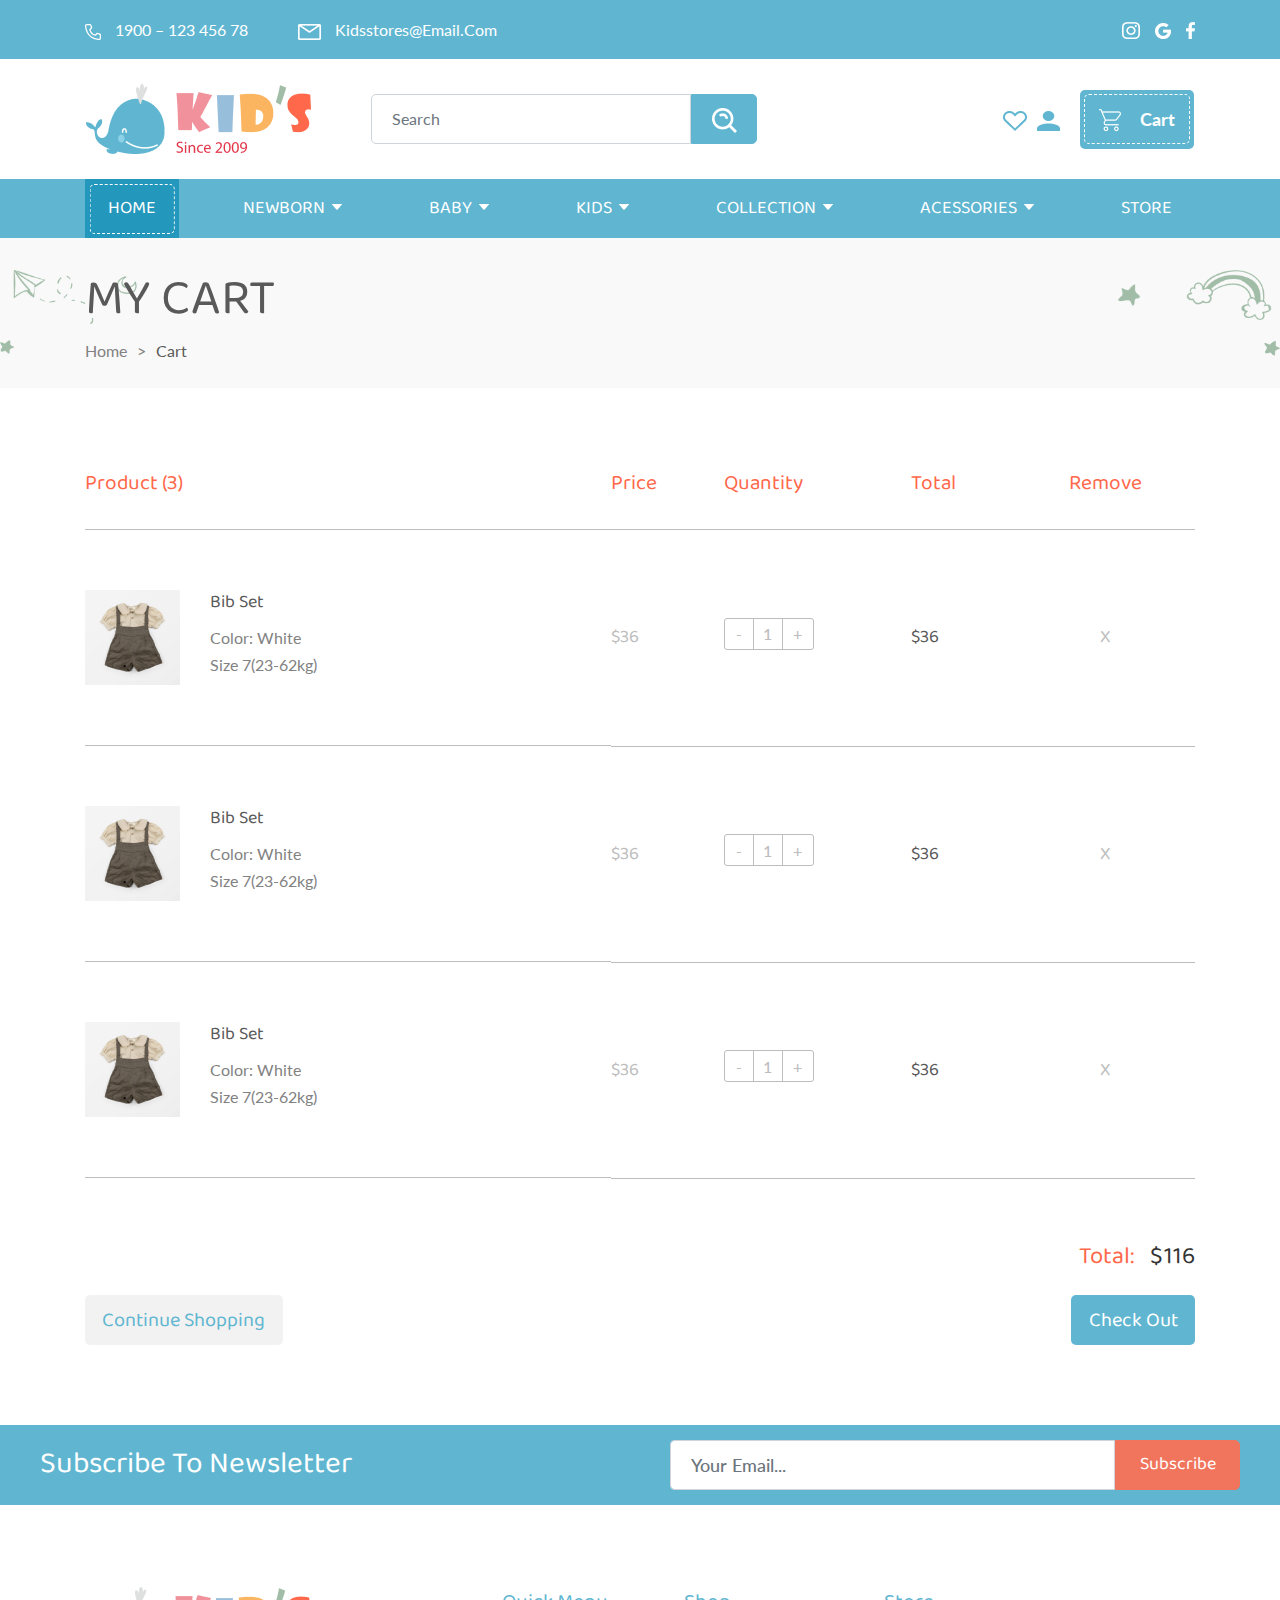
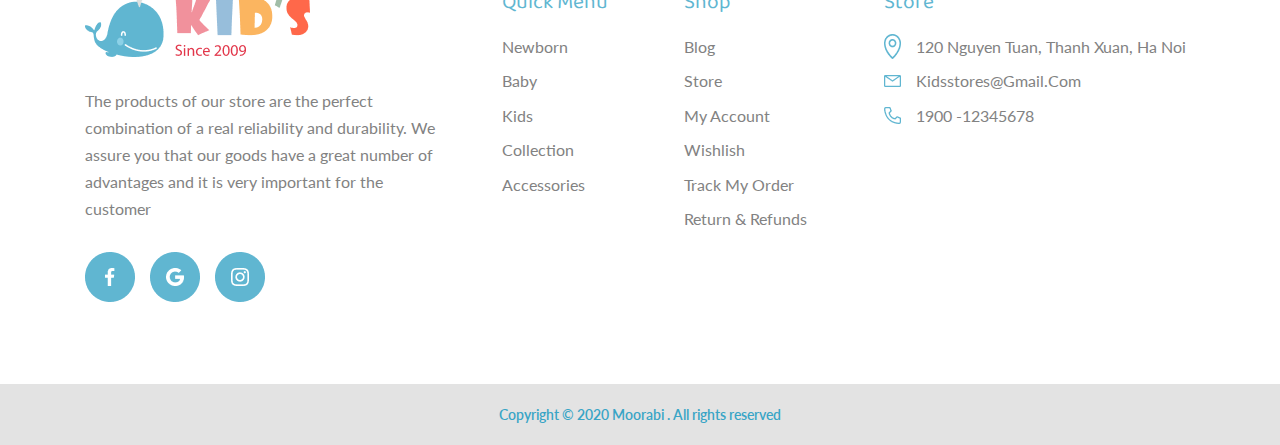
<file: cart.html>
<!DOCTYPE html>
<html lang="en">
<head>
  <meta charset="UTF-8">
  <meta http-equiv="X-UA-Compatible" content="IE=edge">
  <meta name="viewport" content="width=device-width, initial-scale=1">

  <title>UI Kit</title>
  
  <link rel="stylesheet" href="css/bootstrap.min.css">
  <link rel="stylesheet" href="css/pe-icon-7-stroke.min.css">
  <link rel="stylesheet" href="css/font-awesome.min.css">
  <link href="https://fonts.googleapis.com/css2?family=Baloo+2:wght@400;500;600;700;800&family=Lato:ital,wght@0,100;0,300;0,400;0,700;0,900;1,100;1,300;1,400;1,700;1,900&display=swap" rel="stylesheet">

  <link rel="stylesheet" href="OwlCarousel2-2.3.4/dist/assets/owl.carousel.css">
  <link rel="stylesheet" href="OwlCarousel2-2.3.4/dist/assets/owl.theme.default.css">
  
  <link rel="stylesheet" href="css/styles.css">
</head>

<body class="cms-page checkout-cart-index">
  <header class="header">
    <div class="header-top">
      <div class="container form-inline header-top-content">
        <div class="header-top-left">
          <ul class="form-inline">
            <li>
              <a href="#">
                <img src="images/phone-type.png" alt=""> 1900 – 123 456 78
              </a>
            </li> 
            <li>
              <a href="#">
                <img src="images/email-type.png" alt=""> kidsstores@email.com
              </a>
            </li>
          </ul>
        </div>
        <div class="header-top-right">
          <ul class="form-inline ">
            <li>
              <a href="#">
                <img src="images/instagram-type.png" alt="">
              </a>
            </li>
            <li>
              <a href="#">
                <img src="images/google-type.png" alt="">
                </svg>
              </a>
            </li>
            <li>
              <a href="#">
                <img src="images/facebook-type.png" alt="">
              </a>
            </li>
          </ul>
        </div>
      </div>
    </div>
    <div class="header-middle">
      <nav class="container navbar navbar-expand-lg navbar-light bg-light">
        <a class="navbar-brand logo" href="#">
          <img src="images/logo.png" alt="">
        </a>
        <button class="navbar-toggler" type="button" data-toggle="collapse" data-target="#navbarSupportedContent" aria-controls="navbarSupportedContent" aria-expanded="false" aria-label="Toggle navigation">
          <span class="navbar-toggler-icon"></span>
        </button>

        <div class="collapse navbar-collapse" id="navbarSupportedContent">
          <form class="form-inline mr-auto form-search">
            <input class="form-control mr-sm-2" type="search" placeholder="Search" aria-label="Search">
            <button class="btn btn-outline-success my-2 my-sm-0" type="submit"><img src="images/icon-search.png" alt=""></button>
          </form>
          <ul class="navbar-nav my-2 my-lg-0">
            <li class="nav-item wishlish">
              <a class="nav-link" href="#">
                <img src="images/wishlish.png" alt="">
              </a>
            </li>
            <li class="nav-item myaccount">
              <a class="nav-link" href="#">
                <img src="images/account.png" alt="">
              </a>
            </li>
            <li class="nav-item cart">
              <a class="nav-link" href="#">
                <img src="images/cart.png" alt=""> Cart
              </a>
            </li>
          </ul>
        </div>
      </nav>
    </div>
    <div class="header-bottom-main">
      <ul class="container header-navigation">
        <li class="nav-active"><a href="#">Home</a></li>
        <li class="has-submenu"><a href="#">Newborn</a></li>
        <li class="has-submenu"><a href="#">Baby</a></li>
        <li class="has-submenu"><a href="#">Kids</a></li>
        <li class="has-submenu"><a href="#">Collection</a></li>
        <li class="has-submenu"><a href="#">Acessories</a></li>
        <li><a href="#">Store</a></li>
      </ul>
    </div>
  </header> <!--HEADER END-->

  <div class="header-main-content">
    <div class="container">
      <h1 class="main-title">My Cart</h1>
      <ul class="form-inline breadcrums">
          <li class="breadcrum-item"><a href="#">Home</a></li>
          <li class="breadcrum-item"><a href="#">Cart</a></li>
      </ul>
    </div>
  </div>

  <div class="main-content">
    <div class="container">
      <div class="cart-content">
        <form action="#" class="form form-cart">
          <div class="cart table-wrapper">
            <table class="table">
              <thead class="">
                <tr>
                  <th scope="col" class="product">Product <span>(3)</span></th>
                  <th scope="col" class="price">Price</th>
                  <th scope="col" class="quantity">Quantity</th>
                  <th scope="col" class="total">Total</th>
                  <th scope="col" class="remove">Remove</th>
                </tr>
              </thead>
              <tbody>
                <tr>
                  <td class="product">
                    <a href=""><img src="images/cart-item-1.jpg" alt=""></a>
                    <div class="product-item-details">
                      <a href="#" class="product-item-name">Bib Set</a>
                      <div class="product-item-options">
                        <span>Color: White</span>
                        <span>Size 7(23-62kg)</span>
                      </div>
                    </div>
                  </td>
                  <td class="price">$36</td>
                  <td class="quantity">
                    <div class="field qty">
                      <div class="control qty qty-wrapper">
                          <label for="#">
                              <span class="down"></span>
                              <input id="" name="" value="1" type="number" size="4" title="Qty" class="input-text qty">
                              <span class="up"></span>
                          </label>
                      </div>
                    </div>
                  </td>
                  <td class="total">$36</td>
                  <td class="remove"><span>x</span></td>
                </tr>
                <tr>
                  <td class="product">
                    <a href=""><img src="images/cart-item-1.jpg" alt=""></a>
                    <div class="product-item-details">
                      <a href="#" class="product-item-name">Bib Set</a>
                      <div class="product-item-options">
                        <span>Color: White</span>
                        <span>Size 7(23-62kg)</span>
                      </div>
                    </div>
                  </td>
                  <td class="price">$36</td>
                  <td class="quantity">
                    <div class="field qty">
                      <div class="control qty qty-wrapper">
                          <label for="#">
                              <span class="down"></span>
                              <input id="" name="" value="1" type="number" size="4" title="Qty" class="input-text qty">
                              <span class="up"></span>
                          </label>
                      </div>
                    </div>
                  </td>
                  <td class="total">$36</td>
                  <td class="remove"><span>x</span></td>
                </tr>
                <tr>
                  <td class="product">
                    <a href=""><img src="images/cart-item-1.jpg" alt=""></a>
                    <div class="product-item-details">
                      <a href="#" class="product-item-name">Bib Set</a>
                      <div class="product-item-options">
                        <span>Color: White</span>
                        <span>Size 7(23-62kg)</span>
                      </div>
                    </div>
                  </td>
                  <td class="price">$36</td>
                  <td class="quantity">
                    <div class="field qty">
                      <div class="control qty qty-wrapper">
                          <label for="#">
                              <span class="down"></span>
                              <input id="" name="" value="1" type="number" size="4" title="Qty" class="input-text qty">
                              <span class="up"></span>
                          </label>
                      </div>
                    </div>
                  </td>
                  <td class="total">$36</td>
                  <td class="remove"><span>x</span></td>
                </tr>
              </tbody>
            </table>
          </div>
          <div class="order-total">
            <span class="order-label">Total:</span><span class="price">$116</span>
          </div>
          <div class="cart-action">
            <button class="btn btn-grey">Continue shopping</button>
            <button class="btn btn-blue">Check out</button>
          </div>
        </form>
      </div>
    </div>
  </div>

  <div class="footer"><!--FOOTER START-->
    <div class="footer-top">
      <div class="container footer-top-content">
        <p>Subscribe to newsletter</p>
        <form class="form-inline form-subscribe">
          <input class="form-control mr-sm-2" type="email" placeholder="Your email..." aria-label="Your email...">
          <button class="btn btn-outline-success my-2 my-sm-0" type="submit">Subscribe</button>
        </form>
      </div>
    </div>
    <div class="container">
      <div class="footer-middle">
        <div class="footer-infor">
          <a href="#">
          <img src="images/logo.png" alt=""></a>
          <p>The products of our store are the perfect combination of a real reliability and durability. We assure you that our goods have a great number of advantages and it is very important for the customer</p>
          <ul>
            <li><a href="#">
              <img src="images/facebook.png" alt="">
            </a></li>
            <li><a href="#">
              <img src="images/goggle.png" alt="">
            </a></li>
            <li><a href="#">
              <img src="images/instagram.png" alt="">
            </a></li>
          </ul>
        </div>

        <div class="footer-quick-menu">
          <h5>quick menu</h5>
          <ul>
            <li><a href="#">Newborn</a></li>
            <li><a href="#">Baby</a></li>
            <li><a href="#">Kids</a></li>
            <li><a href="#">Collection</a></li>
            <li><a href="#">Accessories</a></li>
          </ul>
        </div>

        <div class="footer-shop">
          <h5>Shop</h5>
          <ul>
            <li><a href="#">Blog</a></li>
            <li><a href="#">Store</a></li>
            <li><a href="#">My Account</a></li>
            <li><a href="#">wishlish</a></li>
            <li><a href="#">Track my order</a></li>
            <li><a href="#">Return & refunds</a></li>
          </ul>
        </div>

        <div class="footer-store">
          <h5>Store</h5>
          <ul>
            <li>
              <img src="images/address.png" alt=""> 120 nguyen tuan, thanh xuan, ha noi
            </li>
            <li>
              <img src="images/email.png" alt=""> kidsstores@gmail.com
            </li>
            <li>
              <img src="images/phone.png" alt=""> 1900 -12345678
            </li>
          </ul>
        </div>
      </div>
    </div>
    <div class="coppy-right">
      <p>Copyright © 2020 Moorabi . All rights reserved</p>
    </div>
  </div><!--FOOTER END-->


  <script src="js/jquery-2.2.4.min.js"></script>
  <script src="js/bootstrap.min.js"></script>
  <script src="OwlCarousel2-2.3.4/dist/owl.carousel.js"></script>
  <script src="js/custom.js"></script>
</body>
</html>
</file>
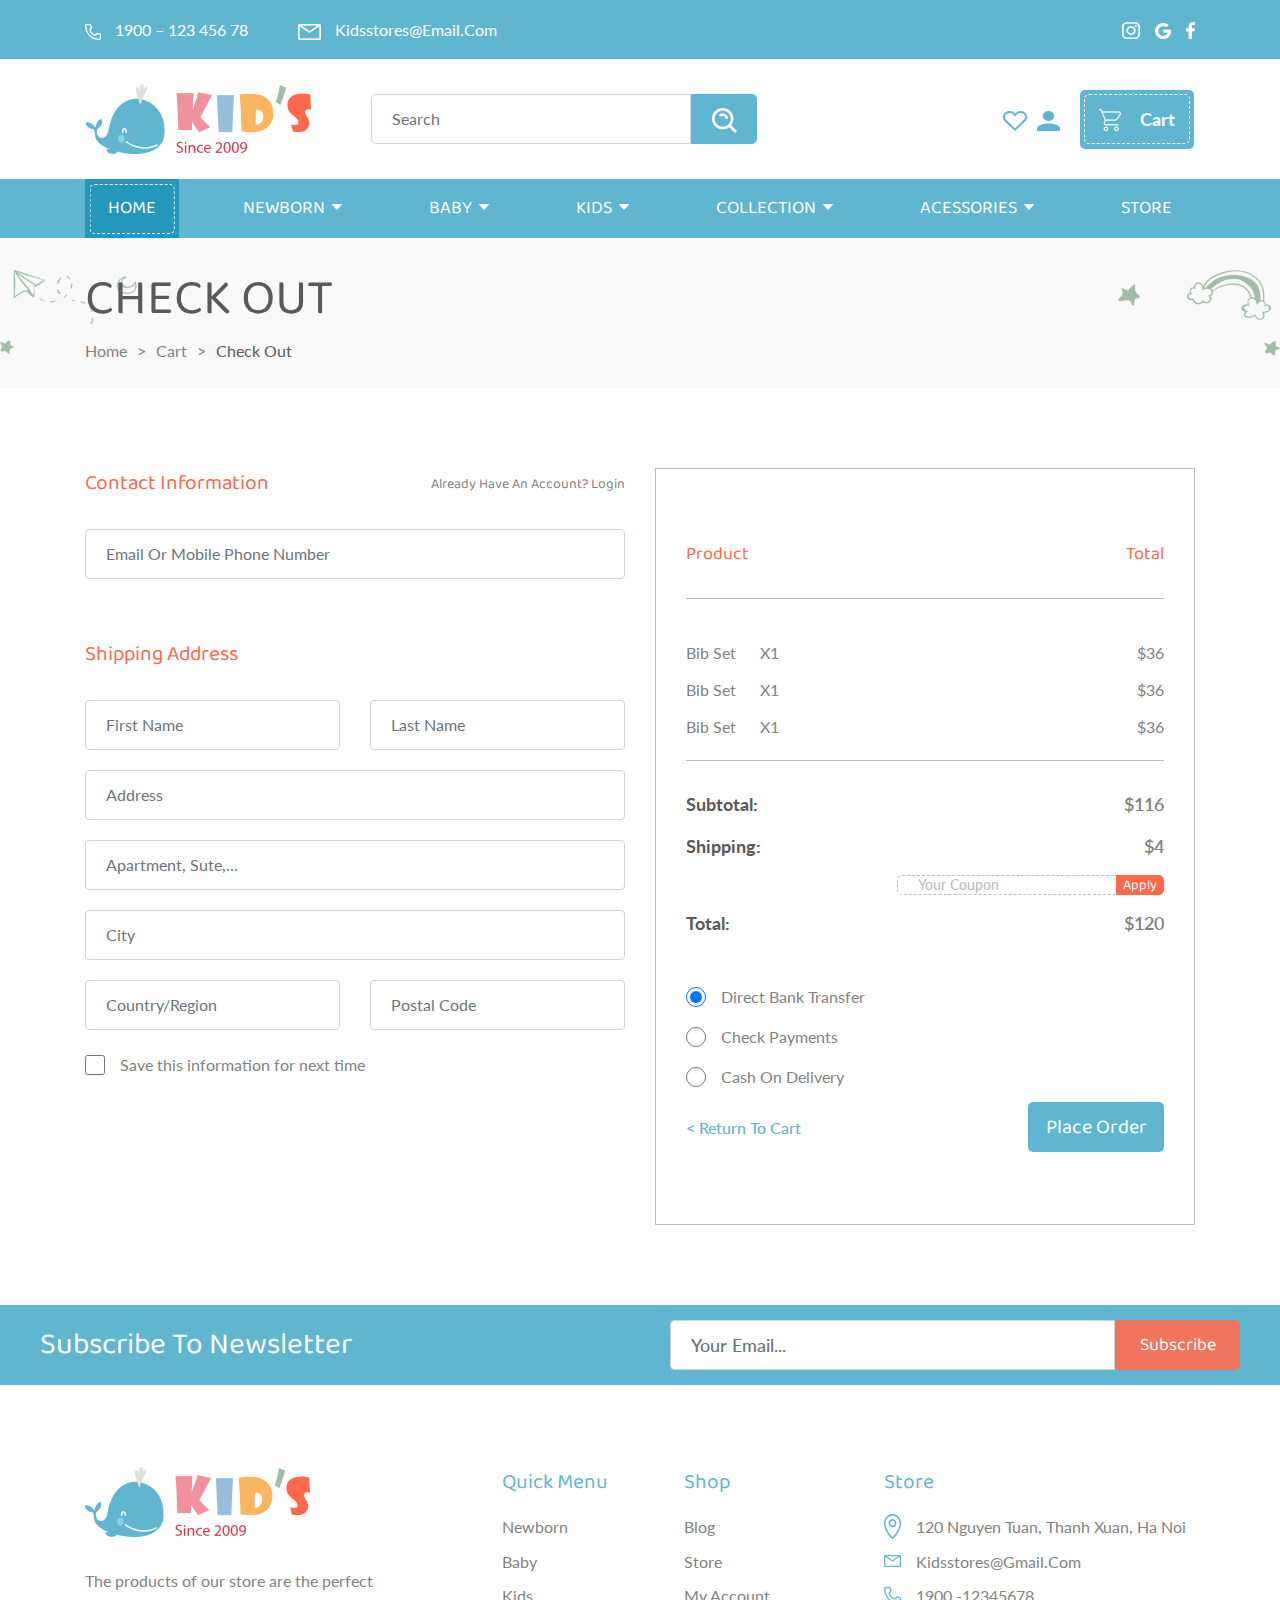
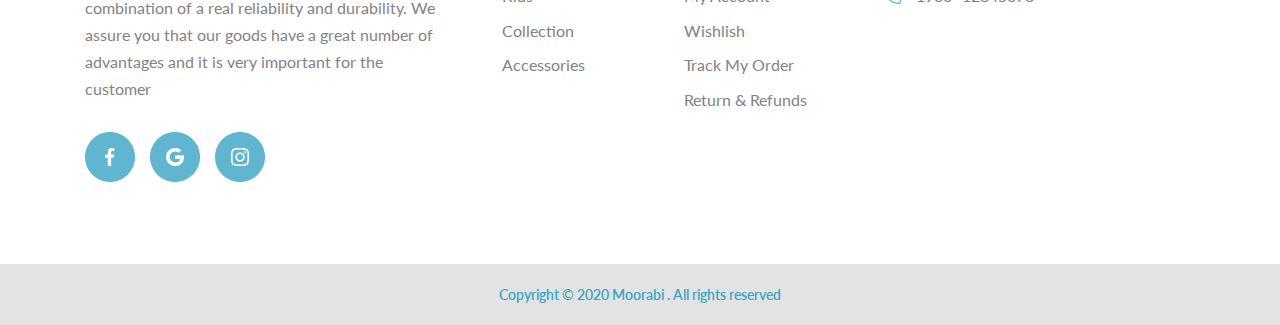
<file: checkout.html>
<!DOCTYPE html>
<html lang="en">
<head>
  <meta charset="UTF-8">
  <meta http-equiv="X-UA-Compatible" content="IE=edge">
  <meta name="viewport" content="width=device-width, initial-scale=1">

  <title>UI Kit</title>
  
  <link rel="stylesheet" href="css/bootstrap.min.css">
  <link rel="stylesheet" href="css/pe-icon-7-stroke.min.css">
  <link rel="stylesheet" href="css/font-awesome.min.css">
  <link href="https://fonts.googleapis.com/css2?family=Baloo+2:wght@400;500;600;700;800&family=Lato:ital,wght@0,100;0,300;0,400;0,700;0,900;1,100;1,300;1,400;1,700;1,900&display=swap" rel="stylesheet">

  <link rel="stylesheet" href="OwlCarousel2-2.3.4/dist/assets/owl.carousel.css">
  <link rel="stylesheet" href="OwlCarousel2-2.3.4/dist/assets/owl.theme.default.css">
  
  <link rel="stylesheet" href="css/styles.css">
</head>

<body class="cms-page checkout-index-index">
  <header class="header">
    <div class="header-top">
      <div class="container form-inline header-top-content">
        <div class="header-top-left">
          <ul class="form-inline">
            <li>
              <a href="#">
                <img src="images/phone-type.png" alt=""> 1900 – 123 456 78
              </a>
            </li> 
            <li>
              <a href="#">
                <img src="images/email-type.png" alt=""> kidsstores@email.com
              </a>
            </li>
          </ul>
        </div>
        <div class="header-top-right">
          <ul class="form-inline ">
            <li>
              <a href="#">
                <img src="images/instagram-type.png" alt="">
              </a>
            </li>
            <li>
              <a href="#">
                <img src="images/google-type.png" alt="">
                </svg>
              </a>
            </li>
            <li>
              <a href="#">
                <img src="images/facebook-type.png" alt="">
              </a>
            </li>
          </ul>
        </div>
      </div>
    </div>
    <div class="header-middle">
      <nav class="container navbar navbar-expand-lg navbar-light bg-light">
        <a class="navbar-brand logo" href="#">
          <img src="images/logo.png" alt="">
        </a>
        <button class="navbar-toggler" type="button" data-toggle="collapse" data-target="#navbarSupportedContent" aria-controls="navbarSupportedContent" aria-expanded="false" aria-label="Toggle navigation">
          <span class="navbar-toggler-icon"></span>
        </button>

        <div class="collapse navbar-collapse" id="navbarSupportedContent">
          <form class="form-inline mr-auto form-search">
            <input class="form-control mr-sm-2" type="search" placeholder="Search" aria-label="Search">
            <button class="btn btn-outline-success my-2 my-sm-0" type="submit"><img src="images/icon-search.png" alt=""></button>
          </form>
          <ul class="navbar-nav my-2 my-lg-0">
            <li class="nav-item wishlish">
              <a class="nav-link" href="#">
                <img src="images/wishlish.png" alt="">
              </a>
            </li>
            <li class="nav-item myaccount">
              <a class="nav-link" href="#">
                <img src="images/account.png" alt="">
              </a>
            </li>
            <li class="nav-item cart">
              <a class="nav-link" href="#">
                <img src="images/cart.png" alt=""> Cart
              </a>
            </li>
          </ul>
        </div>
      </nav>
    </div>
    <div class="header-bottom-main">
      <ul class="container header-navigation">
        <li class="nav-active"><a href="#">Home</a></li>
        <li class="has-submenu"><a href="#">Newborn</a></li>
        <li class="has-submenu"><a href="#">Baby</a></li>
        <li class="has-submenu"><a href="#">Kids</a></li>
        <li class="has-submenu"><a href="#">Collection</a></li>
        <li class="has-submenu"><a href="#">Acessories</a></li>
        <li><a href="#">Store</a></li>
      </ul>
    </div>
  </header> <!--HEADER END-->

  <div class="header-main-content">
    <div class="container">
      <h1 class="main-title">Check Out</h1>
      <ul class="form-inline breadcrums">
          <li class="breadcrum-item"><a href="#">Home</a></li>
          <li class="breadcrum-item"><a href="#">Cart</a></li>
          <li class="breadcrum-item"><a href="#">Check out</a></li>
      </ul>
    </div>
  </div>

  <div class="main-content">
    <div class="container">
      <div class="row content-wraper">
        <div class="col-lg-6 checkout-content-left">
          <form action="#" class="checkout-infor">
            <h4>Contact Information <a href="#">Already have an account? Login</a></h4>
            <div class="form-group">
              <input type="text" class="form-control" id="inputEmail" placeholder="Email or mobile phone number">
            </div>
          </form>
          <form action="#" class="checkout-address">
            <h4>Shipping Address</h4>
            <div class="form-row">
              <div class="form-group col-md-6">
                <input type="text" class="form-control" id="first-name" placeholder="First Name">
              </div>
              <div class="form-group col-md-6">
                <input type="text" class="form-control" id="last-name" placeholder="Last Name">
              </div>
            </div>
            <div class="form-group">
              <input type="text" class="form-control" id="inputAddress" placeholder="Address">
            </div>
            <div class="form-group">
              <input type="text" class="form-control" id="inputApartment" placeholder="Apartment, sute,...">
            </div>
            <div class="form-group">
              <input type="text" class="form-control" id="inputCity" placeholder="City">
            </div>
            <div class="form-row">
              <div class="form-group col-md-6">
                <input type="text" class="form-control" id="country" placeholder="Country/Region">
              </div>
              <div class="form-group col-md-6">
                <input type="text" class="form-control" id="postcode" placeholder="Postal Code">
              </div>
            </div>
            <div class="form-group">
              <div class="form-check">
                <input class="form-check-input" type="checkbox" id="saveCheck">
                <label class="form-check-label" for="saveCheck">Save this information for next time</label>
              </div>
            </div>
          </form>
        </div>

        <div class="col-lg-6 checkout-content-right">
          <div class="checkout-summary">
            <div class="minicart-items">
              <div class="minicart-item-header">
                <strong class="minicart-header-left">Product</strong>
                <strong class="minicart-header-right">Total</strong>
              </div>
              <div class="minicart-item-content">
                <ol>
                  <li>
                    <strong class="name-product">Bib set <span class="item-qty">x1</span></strong>
                    <span class="price">$36</span>
                  </li>
                  <li>
                    <strong class="name-product">Bib set <span class="item-qty">x1</span></strong>
                    <span class="price">$36</span>
                  </li>
                  <li>
                    <strong class="name-product">Bib set <span class="item-qty">x1</span></strong>
                    <span class="price">$36</span>
                  </li>
                </ol>
              </div>
              
              <div class="price-oder">
                <div class="subtotal">
                  <span class="content-label">Subtotal:</span>
                  <span class="amount price-container">$116</span>
                </div>
                <div class="shipping">
                  <span class="content-label">Shipping:</span>
                  <span class="amount price-container">$4</span>
                </div>
                <div class="coupon-code">
                  <form class="form-inline mr-auto form-coupon">
                    <input class="form-control mr-sm-2" type="text" placeholder="Your Coupon" aria-label="Coupon">
                    <button class="btn btn-outline-success my-2 my-sm-0" type="submit">Apply</button>
                  </form>
                </div>
                <div class="totals">
                  <span class="content-label">Total:</span>
                  <span class="amount price-container">$120</span>
                </div>
              </div>

              <div class="payment-method">
                <div class="form-check">
                  <input class="form-check-input" type="radio" name="bank-transfer" id="bank-transfer" value="option1" checked>
                  <label class="form-check-label" for="bank-transfer">
                    direct bank transfer
                  </label>
                </div>
                <div class="form-check">
                  <input class="form-check-input" type="radio" name="check-money" id="check-money" value="option2">
                  <label class="form-check-label" for="check-money">
                    check payments
                  </label>
                </div>
                <div class="form-check">
                  <input class="form-check-input" type="radio" name="cash-on" id="cash-on" value="option2">
                  <label class="form-check-label" for="cash-on">
                    cash on delivery
                  </label>
                </div>
              </div>
              <div class="checkout-action">
                <a href="#" class="return-cart">< Return to cart</a>
                <button type="submit" class="btn btn-blue">Place order</button>
              </div>
            </div>
            <table></table>
          </div>
          <!-- <form action="#">
            <h4>Register now</h4>
            <div class="form-group">
              <input type="text" class="form-control" id="inputYourEmail" placeholder="Your Email">
            </div>
            <div class="form-group">
              <input type="text" class="form-control" id="inputUsername" placeholder="Username">
            </div>
            <div class="form-group">
              <input type="text" class="form-control" id="inputPassword" placeholder="Password">
            </div>
            <div class="form-group">
              <div class="form-check">
                <input class="form-check-input" type="checkbox" id="agreeCheck">
                <label class="form-check-label" for="agreeCheck">I agree to Terms & Conditions</label>
              </div>
            </div>
            <div class="form-action">
              <button class="btn btn-normal">Register now</button>
            </div>
          </form> -->
        </div>
      </div>

    </div>
  </div>

  <div class="footer"><!--FOOTER START-->
    <div class="footer-top">
      <div class="container footer-top-content">
        <p>Subscribe to newsletter</p>
        <form class="form-inline form-subscribe">
          <input class="form-control mr-sm-2" type="email" placeholder="Your email..." aria-label="Your email...">
          <button class="btn btn-outline-success my-2 my-sm-0" type="submit">Subscribe</button>
        </form>
      </div>
    </div>
    <div class="container">
      <div class="footer-middle">
        <div class="footer-infor">
          <a href="#">
          <img src="images/logo.png" alt=""></a>
          <p>The products of our store are the perfect combination of a real reliability and durability. We assure you that our goods have a great number of advantages and it is very important for the customer</p>
          <ul>
            <li><a href="#">
              <img src="images/facebook.png" alt="">
            </a></li>
            <li><a href="#">
              <img src="images/goggle.png" alt="">
            </a></li>
            <li><a href="#">
              <img src="images/instagram.png" alt="">
            </a></li>
          </ul>
        </div>

        <div class="footer-quick-menu">
          <h5>quick menu</h5>
          <ul>
            <li><a href="#">Newborn</a></li>
            <li><a href="#">Baby</a></li>
            <li><a href="#">Kids</a></li>
            <li><a href="#">Collection</a></li>
            <li><a href="#">Accessories</a></li>
          </ul>
        </div>

        <div class="footer-shop">
          <h5>Shop</h5>
          <ul>
            <li><a href="#">Blog</a></li>
            <li><a href="#">Store</a></li>
            <li><a href="#">My Account</a></li>
            <li><a href="#">wishlish</a></li>
            <li><a href="#">Track my order</a></li>
            <li><a href="#">Return & refunds</a></li>
          </ul>
        </div>

        <div class="footer-store">
          <h5>Store</h5>
          <ul>
            <li>
              <img src="images/address.png" alt=""> 120 nguyen tuan, thanh xuan, ha noi
            </li>
            <li>
              <img src="images/email.png" alt=""> kidsstores@gmail.com
            </li>
            <li>
              <img src="images/phone.png" alt=""> 1900 -12345678
            </li>
          </ul>
        </div>
      </div>
    </div>
    <div class="coppy-right">
      <p>Copyright © 2020 Moorabi . All rights reserved</p>
    </div>
  </div><!--FOOTER END-->


  <script src="js/jquery-2.2.4.min.js"></script>
  <script src="js/bootstrap.min.js"></script>
  <script src="OwlCarousel2-2.3.4/dist/owl.carousel.js"></script>
  <script src="js/custom.js"></script>
</body>
</html>
</file>
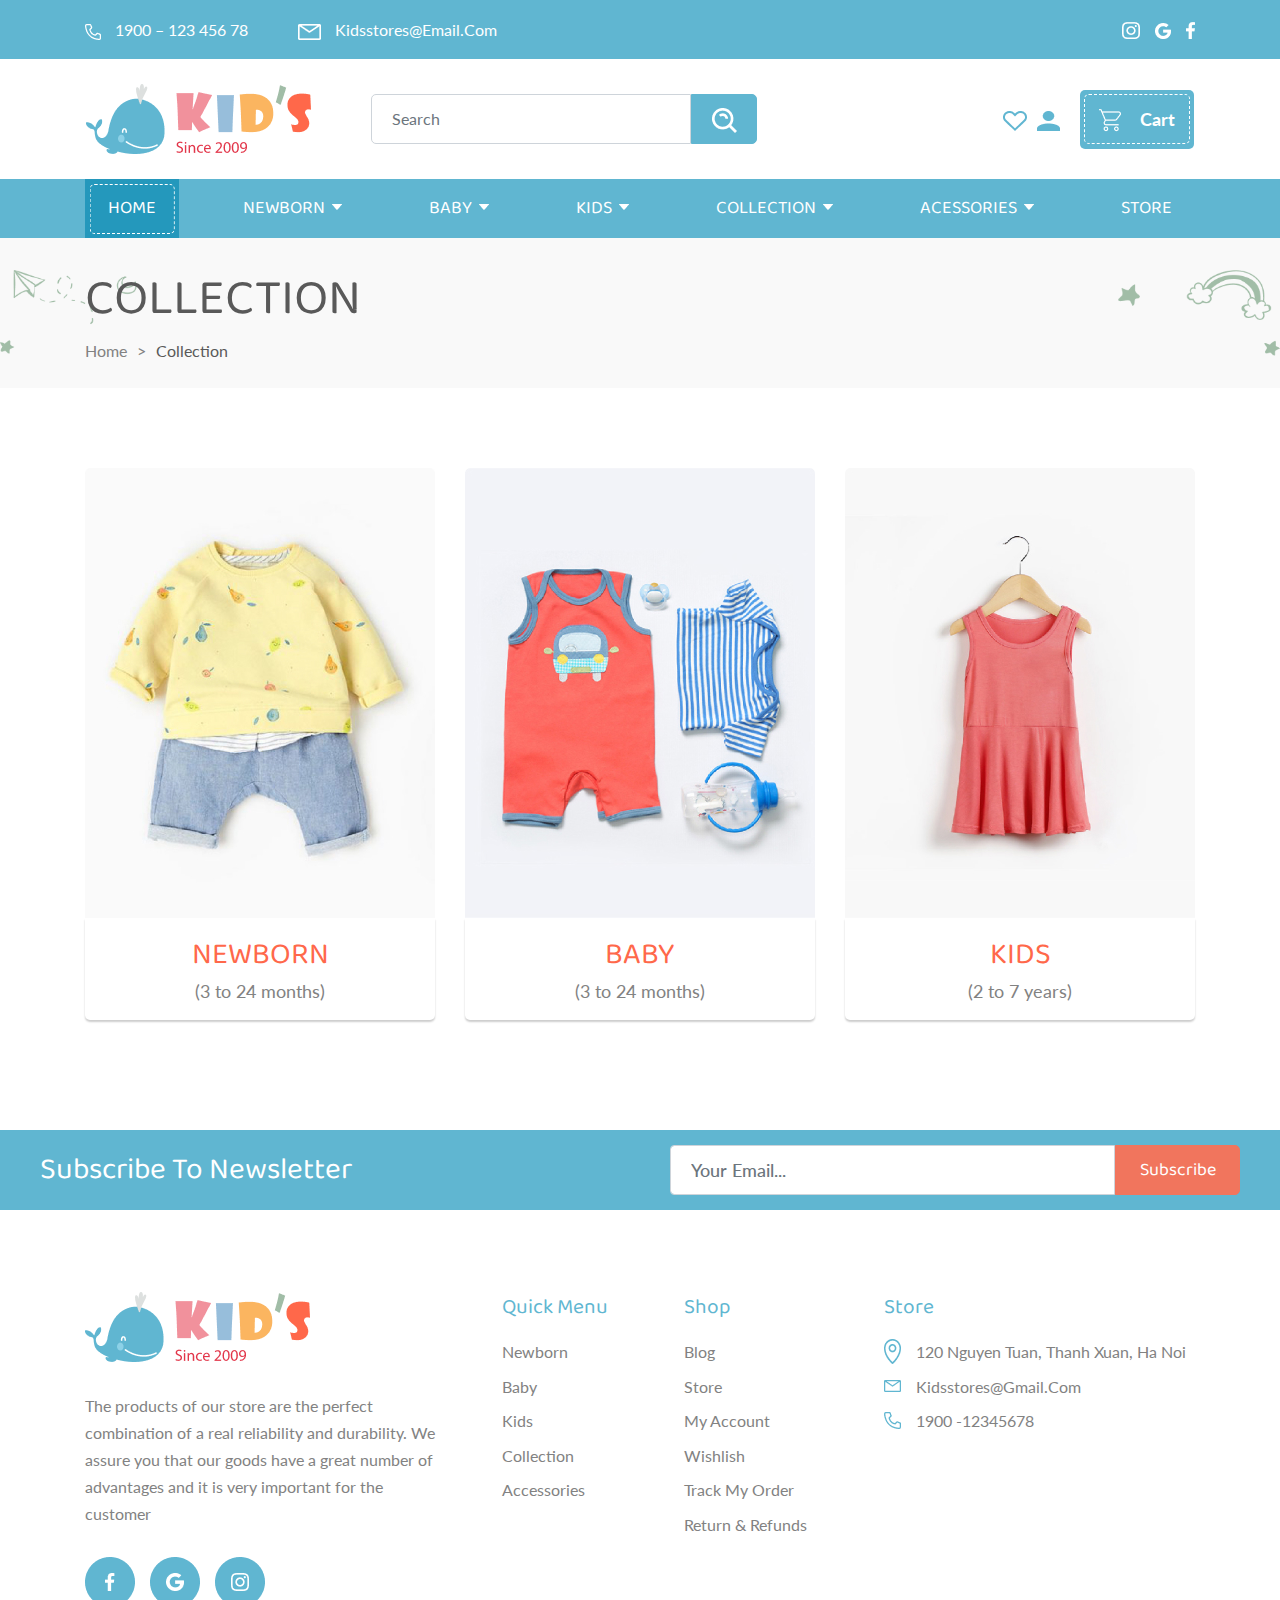
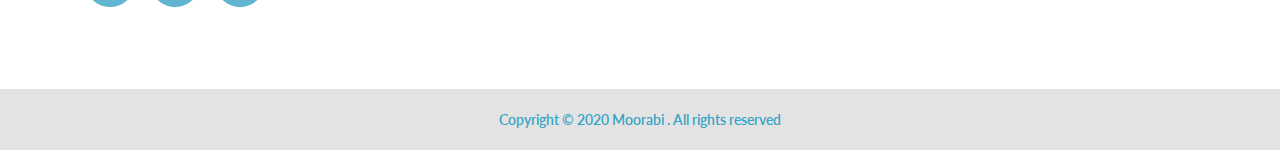
<file: collection.html>
<!DOCTYPE html>
<html lang="en">
<head>
  <meta charset="UTF-8">
  <meta http-equiv="X-UA-Compatible" content="IE=edge">
  <meta name="viewport" content="width=device-width, initial-scale=1">

  <title>UI Kit</title>
  
  <link rel="stylesheet" href="css/bootstrap.min.css">
  <link rel="stylesheet" href="css/pe-icon-7-stroke.min.css">
  <link rel="stylesheet" href="css/font-awesome.min.css">
  <link href="https://fonts.googleapis.com/css2?family=Baloo+2:wght@400;500;600;700;800&family=Lato:ital,wght@0,100;0,300;0,400;0,700;0,900;1,100;1,300;1,400;1,700;1,900&display=swap" rel="stylesheet">

  <link rel="stylesheet" href="OwlCarousel2-2.3.4/dist/assets/owl.carousel.css">
  <link rel="stylesheet" href="OwlCarousel2-2.3.4/dist/assets/owl.theme.default.css">
  
  <link rel="stylesheet" href="css/styles.css">
</head>

<body class="cms-page catalog-type">
  <header class="header">
    <div class="header-top">
      <div class="container form-inline header-top-content">
        <div class="header-top-left">
          <ul class="form-inline">
            <li>
              <a href="#">
                <img src="images/phone-type.png" alt=""> 1900 – 123 456 78
              </a>
            </li> 
            <li>
              <a href="#">
                <img src="images/email-type.png" alt=""> kidsstores@email.com
              </a>
            </li>
          </ul>
        </div>
        <div class="header-top-right">
          <ul class="form-inline ">
            <li>
              <a href="#">
                <img src="images/instagram-type.png" alt="">
              </a>
            </li>
            <li>
              <a href="#">
                <img src="images/google-type.png" alt="">
                </svg>
              </a>
            </li>
            <li>
              <a href="#">
                <img src="images/facebook-type.png" alt="">
              </a>
            </li>
          </ul>
        </div>
      </div>
    </div>
    <div class="header-middle">
      <nav class="container navbar navbar-expand-lg navbar-light bg-light">
        <a class="navbar-brand logo" href="#">
          <img src="images/logo.png" alt="">
        </a>
        <button class="navbar-toggler" type="button" data-toggle="collapse" data-target="#navbarSupportedContent" aria-controls="navbarSupportedContent" aria-expanded="false" aria-label="Toggle navigation">
          <span class="navbar-toggler-icon"></span>
        </button>

        <div class="collapse navbar-collapse" id="navbarSupportedContent">
          <form class="form-inline mr-auto form-search">
            <input class="form-control mr-sm-2" type="search" placeholder="Search" aria-label="Search">
            <button class="btn btn-outline-success my-2 my-sm-0" type="submit"><img src="images/icon-search.png" alt=""></button>
          </form>
          <ul class="navbar-nav my-2 my-lg-0">
            <li class="nav-item wishlish">
              <a class="nav-link" href="#">
                <img src="images/wishlish.png" alt="">
              </a>
            </li>
            <li class="nav-item myaccount">
              <a class="nav-link" href="#">
                <img src="images/account.png" alt="">
              </a>
            </li>
            <li class="nav-item cart">
              <a class="nav-link" href="#">
                <img src="images/cart.png" alt=""> Cart
              </a>
            </li>
          </ul>
        </div>
      </nav>
    </div>
    <div class="header-bottom-main">
      <ul class="container header-navigation">
        <li class="nav-active"><a href="#">Home</a></li>
        <li class="has-submenu"><a href="#">Newborn</a></li>
        <li class="has-submenu"><a href="#">Baby</a></li>
        <li class="has-submenu"><a href="#">Kids</a></li>
        <li class="has-submenu"><a href="#">Collection</a></li>
        <li class="has-submenu"><a href="#">Acessories</a></li>
        <li><a href="#">Store</a></li>
      </ul>
    </div>
  </header> <!--HEADER END-->

  <div class="header-main-content">
    <div class="container">
      <h1 class="main-title">Collection</h1>
      <ul class="form-inline breadcrums">
          <li class="breadcrum-item"><a href="#">Home</a></li>
          <li class="breadcrum-item"><a href="#">Collection</a></li>
      </ul>
    </div>
  </div>

  <div class="main-content">
    <div class="container">
      <div class="row content-wraper card-grids">
        <div class="col-lg-4 card-item">
          <div class="card">
            <a href="#"><img class="card-img-top" src="images/collection-1.jpg" alt="Card image cap"></a>
            <div class="card-body">
              <h4 class="card-title"><a href="#">newborn</a></h4>
              <p class="card-text">(3 to 24 months)</p>
            </div>
          </div>  
        </div>

        <div class="col-lg-4 card-item">
          <div class="card">
            <a href="#"><img class="card-img-top" src="images/collection-2.jpg" alt="Card image cap"></a>
            <div class="card-body">
              <h4 class="card-title"><a href="#">baby</a></h4>
              <p class="card-text">(3 to 24 months)</p>
            </div>
          </div> 
        </div>

        <div class="col-lg-4 card-item">
          <div class="card">
            <a href="#"><img class="card-img-top" src="images/collection-3.jpg" alt="Card image cap"></a>
            <div class="card-body">
              <h4 class="card-title"><a href="#">kids</a></h4>
              <p class="card-text">(2 to 7 years)</p>
            </div>
          </div> 
        </div>

      </div>
    </div>
  </div>

  <div class="footer"><!--FOOTER START-->
    <div class="footer-top">
      <div class="container footer-top-content">
        <p>Subscribe to newsletter</p>
        <form class="form-inline form-subscribe">
          <input class="form-control mr-sm-2" type="email" placeholder="Your email..." aria-label="Your email...">
          <button class="btn btn-outline-success my-2 my-sm-0" type="submit">Subscribe</button>
        </form>
      </div>
    </div>
    <div class="container">
      <div class="footer-middle">
        <div class="footer-infor">
          <a href="#">
          <img src="images/logo.png" alt=""></a>
          <p>The products of our store are the perfect combination of a real reliability and durability. We assure you that our goods have a great number of advantages and it is very important for the customer</p>
          <ul>
            <li><a href="#">
              <img src="images/facebook.png" alt="">
            </a></li>
            <li><a href="#">
              <img src="images/goggle.png" alt="">
            </a></li>
            <li><a href="#">
              <img src="images/instagram.png" alt="">
            </a></li>
          </ul>
        </div>

        <div class="footer-quick-menu">
          <h5>quick menu</h5>
          <ul>
            <li><a href="#">Newborn</a></li>
            <li><a href="#">Baby</a></li>
            <li><a href="#">Kids</a></li>
            <li><a href="#">Collection</a></li>
            <li><a href="#">Accessories</a></li>
          </ul>
        </div>

        <div class="footer-shop">
          <h5>Shop</h5>
          <ul>
            <li><a href="#">Blog</a></li>
            <li><a href="#">Store</a></li>
            <li><a href="#">My Account</a></li>
            <li><a href="#">wishlish</a></li>
            <li><a href="#">Track my order</a></li>
            <li><a href="#">Return & refunds</a></li>
          </ul>
        </div>

        <div class="footer-store">
          <h5>Store</h5>
          <ul>
            <li>
              <img src="images/address.png" alt=""> 120 nguyen tuan, thanh xuan, ha noi
            </li>
            <li>
              <img src="images/email.png" alt=""> kidsstores@gmail.com
            </li>
            <li>
              <img src="images/phone.png" alt=""> 1900 -12345678
            </li>
          </ul>
        </div>
      </div>
    </div>
    <div class="coppy-right">
      <p>Copyright © 2020 Moorabi . All rights reserved</p>
    </div>
  </div><!--FOOTER END-->


  <script src="js/jquery-2.2.4.min.js"></script>
  <script src="js/bootstrap.min.js"></script>
  <script src="OwlCarousel2-2.3.4/dist/owl.carousel.js"></script>
  <script src="js/custom.js"></script>
</body>
</html>
</file>
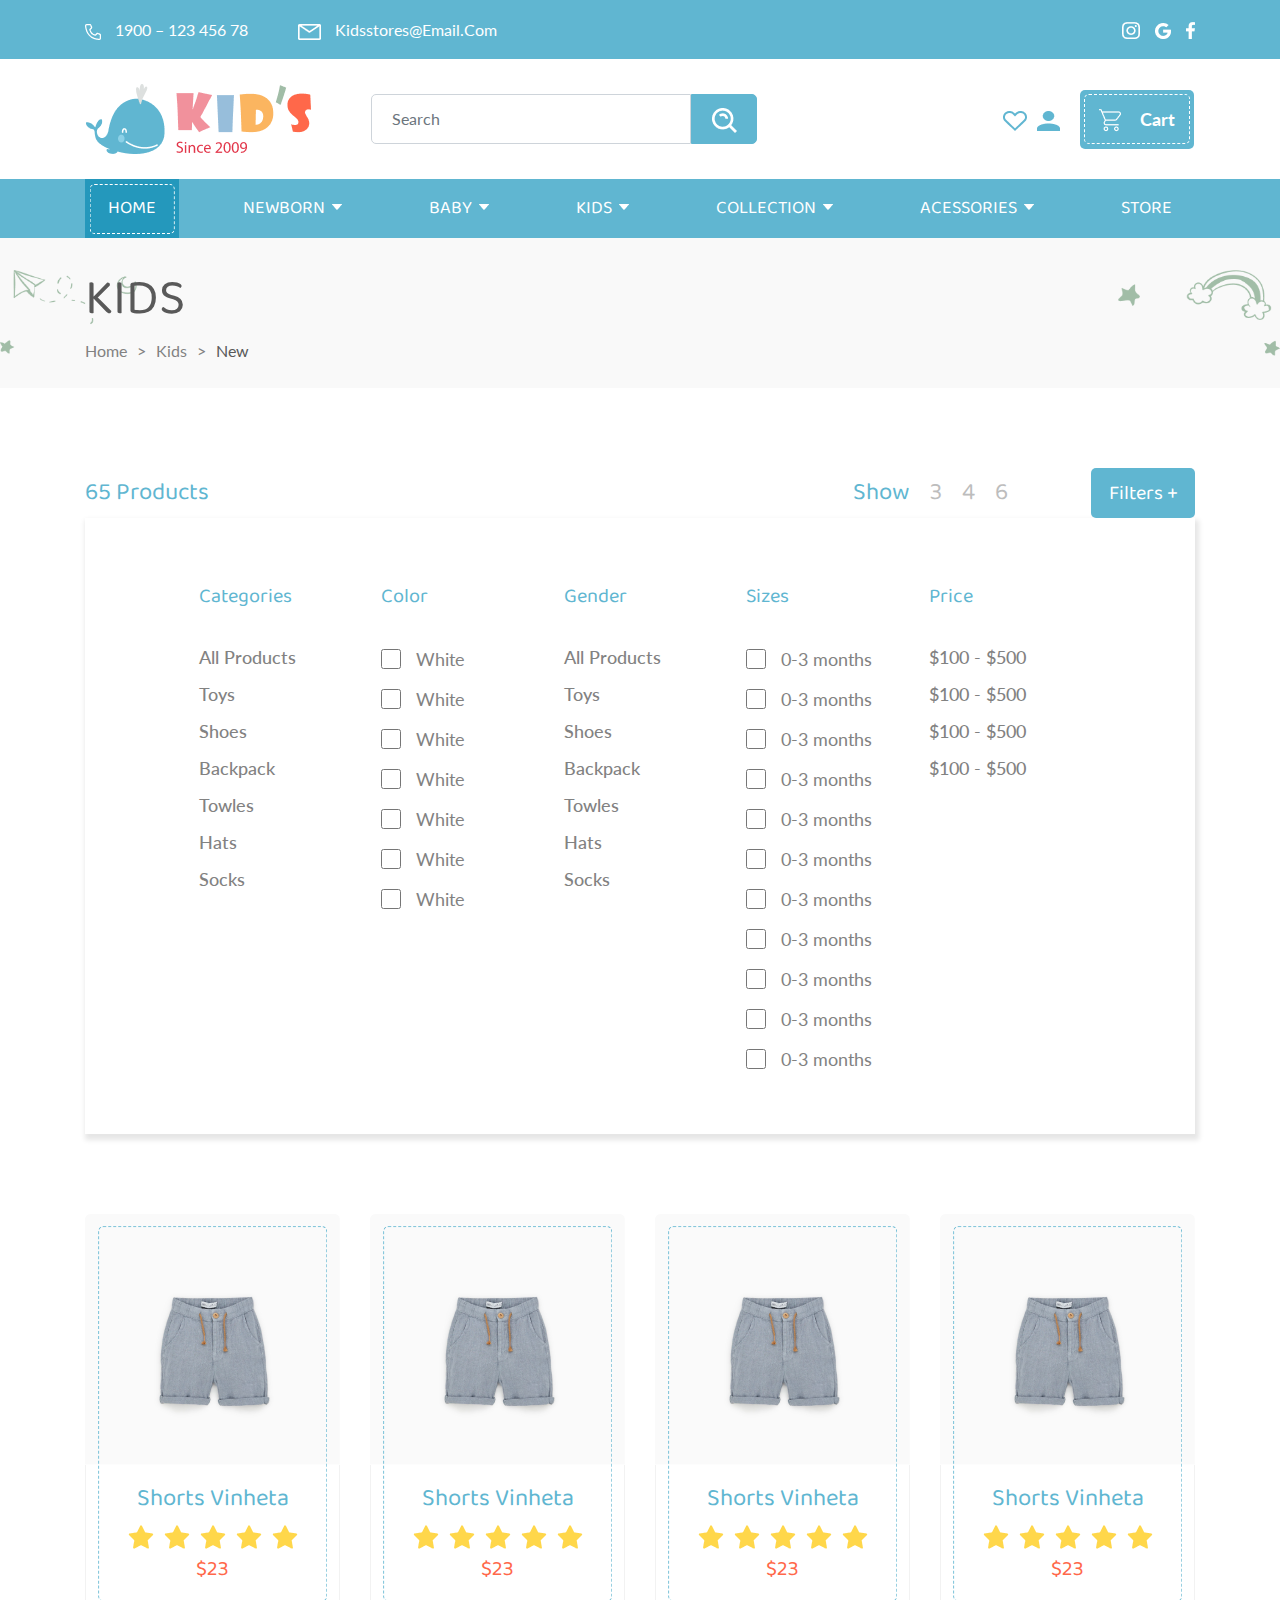
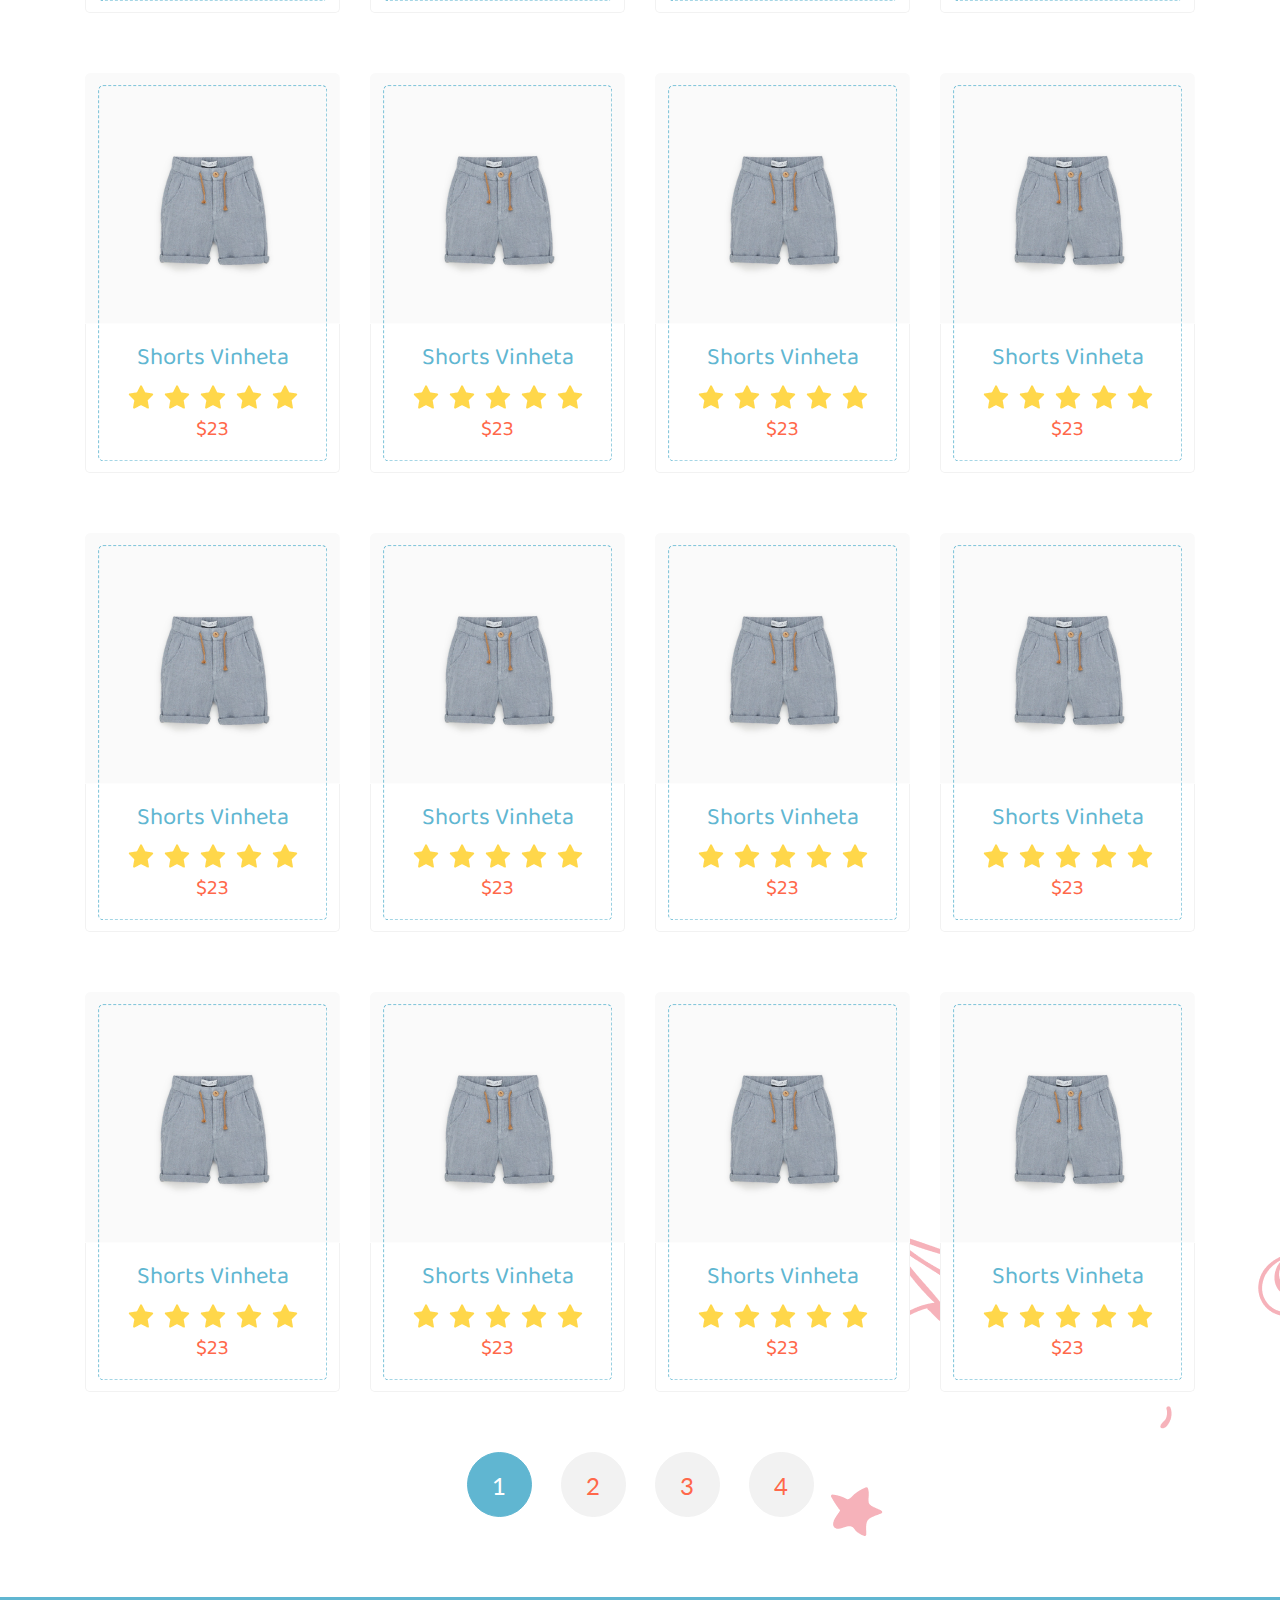
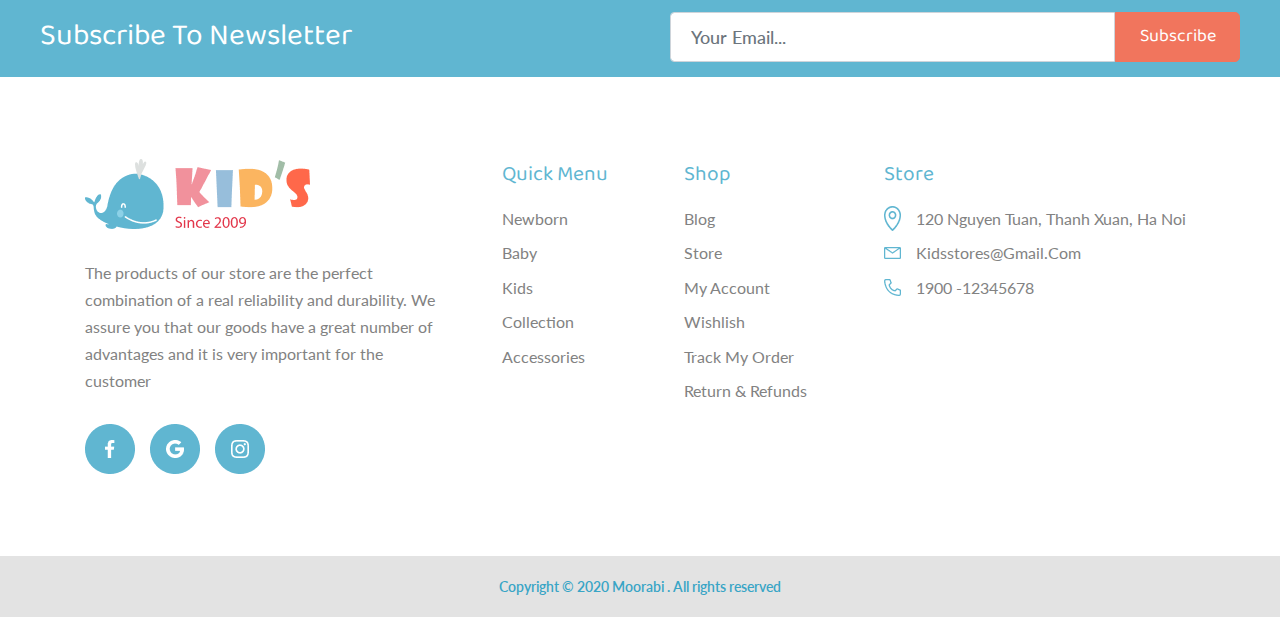
<file: kids.html>
<!DOCTYPE html>
<html lang="en">
<head>
  <meta charset="UTF-8">
  <meta http-equiv="X-UA-Compatible" content="IE=edge">
  <meta name="viewport" content="width=device-width, initial-scale=1">

  <title>UI Kit</title>
  
  <link rel="stylesheet" href="css/bootstrap.min.css">
  <link rel="stylesheet" href="css/pe-icon-7-stroke.min.css">
  <link rel="stylesheet" href="css/font-awesome.min.css">
  <link href="https://fonts.googleapis.com/css2?family=Baloo+2:wght@400;500;600;700;800&family=Lato:ital,wght@0,100;0,300;0,400;0,700;0,900;1,100;1,300;1,400;1,700;1,900&display=swap" rel="stylesheet">

  <link rel="stylesheet" href="OwlCarousel2-2.3.4/dist/assets/owl.carousel.css">
  <link rel="stylesheet" href="OwlCarousel2-2.3.4/dist/assets/owl.theme.default.css">
  
  <link rel="stylesheet" href="css/styles.css">
</head>

<body class="cms-page catalog-category-view">
  <header class="header">
    <div class="header-top">
      <div class="container form-inline header-top-content">
        <div class="header-top-left">
          <ul class="form-inline">
            <li>
              <a href="#">
                <img src="images/phone-type.png" alt=""> 1900 – 123 456 78
              </a>
            </li> 
            <li>
              <a href="#">
                <img src="images/email-type.png" alt=""> kidsstores@email.com
              </a>
            </li>
          </ul>
        </div>
        <div class="header-top-right">
          <ul class="form-inline ">
            <li>
              <a href="#">
                <img src="images/instagram-type.png" alt="">
              </a>
            </li>
            <li>
              <a href="#">
                <img src="images/google-type.png" alt="">
                </svg>
              </a>
            </li>
            <li>
              <a href="#">
                <img src="images/facebook-type.png" alt="">
              </a>
            </li>
          </ul>
        </div>
      </div>
    </div>
    <div class="header-middle">
      <nav class="container navbar navbar-expand-lg navbar-light bg-light">
        <a class="navbar-brand logo" href="#">
          <img src="images/logo.png" alt="">
        </a>
        <button class="navbar-toggler" type="button" data-toggle="collapse" data-target="#navbarSupportedContent" aria-controls="navbarSupportedContent" aria-expanded="false" aria-label="Toggle navigation">
          <span class="navbar-toggler-icon"></span>
        </button>

        <div class="collapse navbar-collapse" id="navbarSupportedContent">
          <form class="form-inline mr-auto form-search">
            <input class="form-control mr-sm-2" type="search" placeholder="Search" aria-label="Search">
            <button class="btn btn-outline-success my-2 my-sm-0" type="submit"><img src="images/icon-search.png" alt=""></button>
          </form>
          <ul class="navbar-nav my-2 my-lg-0">
            <li class="nav-item wishlish">
              <a class="nav-link" href="#">
                <img src="images/wishlish.png" alt="">
              </a>
            </li>
            <li class="nav-item myaccount">
              <a class="nav-link" href="#">
                <img src="images/account.png" alt="">
              </a>
            </li>
            <li class="nav-item cart">
              <a class="nav-link" href="#">
                <img src="images/cart.png" alt=""> Cart
              </a>
            </li>
          </ul>
        </div>
      </nav>
    </div>
    <div class="header-bottom-main">
      <ul class="container header-navigation">
        <li class="nav-active"><a href="#">Home</a></li>
        <li class="has-submenu"><a href="#">Newborn</a></li>
        <li class="has-submenu"><a href="#">Baby</a></li>
        <li class="has-submenu"><a href="#">Kids</a></li>
        <li class="has-submenu"><a href="#">Collection</a></li>
        <li class="has-submenu"><a href="#">Acessories</a></li>
        <li><a href="#">Store</a></li>
      </ul>
    </div>
  </header> <!--HEADER END-->

  <div class="header-main-content">
    <div class="container">
      <h1 class="main-title">Kids</h1>
      <ul class="form-inline breadcrums">
          <li class="breadcrum-item"><a href="#">Home</a></li>
          <li class="breadcrum-item"><a href="#">Kids</a></li>
          <li class="breadcrum-item"><a href="#">New</a></li>
      </ul>
    </div>
  </div>

  <div class="main-content">
    <div class="category-img">
      <img src="images/kids-img.png" alt="">
    </div>
    <div class="container">
      <div class="form-inline cate-title">
        <div class="cate-title-left">
          <div class="products-qty">65 products</div>
        </div>
        <div class="form-inline cate-title-right">
          <div class="show-limit">
            <ol class="btn-group">
              <li>show</li>
              <li class="show-limit-item">3</li>
              <li class="show-limit-item active">4</li>
              <li class="show-limit-item">6</li>
            </ol>  
          </div>
          <div class="btn btn-blue btn-filter">Filters +</div>
        </div>
      </div>
      <div class="cate-filter">
        <div class="filter-content">
          <div class="row">
            <div class="col col1">
              <h4>Categories</h4>
              <ul>
                <li><a href="#">All Products</a></li>
                <li><a href="#">Toys</a></li>
                <li><a href="#">Shoes</a></li>
                <li><a href="#">Backpack</a></li>
                <li><a href="#">Towles</a></li>
                <li><a href="#">Hats</a></li>
                <li><a href="#">Socks</a></li>
              </ul>
            </div>
            <div class="col col2">
              <h4>Color</h4>
              <ul>
                <li>
                  <div class="form-check">
                    <input class="form-check-input" type="checkbox" id="rememberCheck">
                    <label class="form-check-label" for="rememberCheck">White</label>
                  </div>
                </li>
                <li>
                  <div class="form-check">
                    <input class="form-check-input" type="checkbox" id="rememberCheck">
                    <label class="form-check-label" for="rememberCheck">White</label>
                  </div>
                </li>
                <li>
                  <div class="form-check">
                    <input class="form-check-input" type="checkbox" id="rememberCheck">
                    <label class="form-check-label" for="rememberCheck">White</label>
                  </div>
                </li>
                <li>
                  <div class="form-check">
                    <input class="form-check-input" type="checkbox" id="rememberCheck">
                    <label class="form-check-label" for="rememberCheck">White</label>
                  </div>
                </li>
                <li>
                  <div class="form-check">
                    <input class="form-check-input" type="checkbox" id="rememberCheck">
                    <label class="form-check-label" for="rememberCheck">White</label>
                  </div>
                </li>
                <li>
                  <div class="form-check">
                    <input class="form-check-input" type="checkbox" id="rememberCheck">
                    <label class="form-check-label" for="rememberCheck">White</label>
                  </div>
                </li>
                <li>
                  <div class="form-check">
                    <input class="form-check-input" type="checkbox" id="rememberCheck">
                    <label class="form-check-label" for="rememberCheck">White</label>
                  </div>
                </li>
              </ul>
            </div>
            <div class="col col3">
              <h4>Gender</h4>
              <ul>
                <li><a href="#">All Products</a></li>
                <li><a href="#">Toys</a></li>
                <li><a href="#">Shoes</a></li>
                <li><a href="#">Backpack</a></li>
                <li><a href="#">Towles</a></li>
                <li><a href="#">Hats</a></li>
                <li><a href="#">Socks</a></li>
              </ul>
            </div>
            <div class="col col4">
              <h4>Sizes</h4>
              <ul>
                <li>
                  <div class="form-check">
                    <input class="form-check-input" type="checkbox" id="rememberCheck">
                    <label class="form-check-label" for="rememberCheck">0-3 months</label>
                  </div>
                </li>
                <li>
                  <div class="form-check">
                    <input class="form-check-input" type="checkbox" id="rememberCheck">
                    <label class="form-check-label" for="rememberCheck">0-3 months</label>
                  </div>
                </li>
                <li>
                  <div class="form-check">
                    <input class="form-check-input" type="checkbox" id="rememberCheck">
                    <label class="form-check-label" for="rememberCheck">0-3 months</label>
                  </div>
                </li>
                <li>
                  <div class="form-check">
                    <input class="form-check-input" type="checkbox" id="rememberCheck">
                    <label class="form-check-label" for="rememberCheck">0-3 months</label>
                  </div>
                </li>
                <li>
                  <div class="form-check">
                    <input class="form-check-input" type="checkbox" id="rememberCheck">
                    <label class="form-check-label" for="rememberCheck">0-3 months</label>
                  </div>
                </li>
                <li>
                  <div class="form-check">
                    <input class="form-check-input" type="checkbox" id="rememberCheck">
                    <label class="form-check-label" for="rememberCheck">0-3 months</label>
                  </div>
                </li>
                <li>
                  <div class="form-check">
                    <input class="form-check-input" type="checkbox" id="rememberCheck">
                    <label class="form-check-label" for="rememberCheck">0-3 months</label>
                  </div>
                </li>
                <li>
                  <div class="form-check">
                    <input class="form-check-input" type="checkbox" id="rememberCheck">
                    <label class="form-check-label" for="rememberCheck">0-3 months</label>
                  </div>
                </li>
                <li>
                  <div class="form-check">
                    <input class="form-check-input" type="checkbox" id="rememberCheck">
                    <label class="form-check-label" for="rememberCheck">0-3 months</label>
                  </div>
                </li>
                <li>
                  <div class="form-check">
                    <input class="form-check-input" type="checkbox" id="rememberCheck">
                    <label class="form-check-label" for="rememberCheck">0-3 months</label>
                  </div>
                </li>
                <li>
                  <div class="form-check">
                    <input class="form-check-input" type="checkbox" id="rememberCheck">
                    <label class="form-check-label" for="rememberCheck">0-3 months</label>
                  </div>
                </li>
              </ul>
            </div>
            <div class="col col5">
              <h4>Price</h4>
              <ul>
                <li><a href="#">$100 - $500</a></li>
                <li><a href="#">$100 - $500</a></li>
                <li><a href="#">$100 - $500</a></li>
                <li><a href="#">$100 - $500</a></li>
              </ul>
            </div>
          </div>
        </div>
      </div>
      <div class="row cate-grid">
        <div class="col-6 col-sm-4 col-xl-3">
          <div class="product-item">
            <div class="product-item-image">
              <a href="#"><img src="images/product-1.png" alt=""></a>
            </div>
            <div class="product-item-detail">
              <h4><a href="#">shorts vinheta</a></h4>
              <div class="product-item-star">
                <img src="images/star-full.png" alt="">
                <img src="images/star-full.png" alt="">
                <img src="images/star-full.png" alt="">
                <img src="images/star-full.png" alt="">
                <img src="images/star-full.png" alt="">
              </div>
              <span class="product-item-price">$23</span>
            </div>
          </div>
        </div>
        <div class="col-6 col-sm-4 col-xl-3">
          <div class="product-item">
            <div class="product-item-image">
              <a href="#"><img src="images/product-1.png" alt=""></a>
            </div>
            <div class="product-item-detail">
              <h4><a href="#">shorts vinheta</a></h4>
              <div class="product-item-star">
                <img src="images/star-full.png" alt="">
                <img src="images/star-full.png" alt="">
                <img src="images/star-full.png" alt="">
                <img src="images/star-full.png" alt="">
                <img src="images/star-full.png" alt="">
              </div>
              <span class="product-item-price">$23</span>
            </div>
          </div>
        </div>
        <div class="col-6 col-sm-4 col-xl-3">
          <div class="product-item">
            <div class="product-item-image">
              <a href="#"><img src="images/product-1.png" alt=""></a>
            </div>
            <div class="product-item-detail">
              <h4><a href="#">shorts vinheta</a></h4>
              <div class="product-item-star">
                <img src="images/star-full.png" alt="">
                <img src="images/star-full.png" alt="">
                <img src="images/star-full.png" alt="">
                <img src="images/star-full.png" alt="">
                <img src="images/star-full.png" alt="">
              </div>
              <span class="product-item-price">$23</span>
            </div>
          </div>
        </div>
        <div class="col-6 col-sm-4 col-xl-3">
          <div class="product-item">
            <div class="product-item-image">
              <a href="#"><img src="images/product-1.png" alt=""></a>
            </div>
            <div class="product-item-detail">
              <h4><a href="#">shorts vinheta</a></h4>
              <div class="product-item-star">
                <img src="images/star-full.png" alt="">
                <img src="images/star-full.png" alt="">
                <img src="images/star-full.png" alt="">
                <img src="images/star-full.png" alt="">
                <img src="images/star-full.png" alt="">
              </div>
              <span class="product-item-price">$23</span>
            </div>
          </div>
        </div>
        <div class="col-6 col-sm-4 col-xl-3">
          <div class="product-item">
            <div class="product-item-image">
              <a href="#"><img src="images/product-1.png" alt=""></a>
            </div>
            <div class="product-item-detail">
              <h4><a href="#">shorts vinheta</a></h4>
              <div class="product-item-star">
                <img src="images/star-full.png" alt="">
                <img src="images/star-full.png" alt="">
                <img src="images/star-full.png" alt="">
                <img src="images/star-full.png" alt="">
                <img src="images/star-full.png" alt="">
              </div>
              <span class="product-item-price">$23</span>
            </div>
          </div>
        </div>
        <div class="col-6 col-sm-4 col-xl-3">
          <div class="product-item">
            <div class="product-item-image">
              <a href="#"><img src="images/product-1.png" alt=""></a>
            </div>
            <div class="product-item-detail">
              <h4><a href="#">shorts vinheta</a></h4>
              <div class="product-item-star">
                <img src="images/star-full.png" alt="">
                <img src="images/star-full.png" alt="">
                <img src="images/star-full.png" alt="">
                <img src="images/star-full.png" alt="">
                <img src="images/star-full.png" alt="">
              </div>
              <span class="product-item-price">$23</span>
            </div>
          </div>
        </div>
        <div class="col-6 col-sm-4 col-xl-3">
          <div class="product-item">
            <div class="product-item-image">
              <a href="#"><img src="images/product-1.png" alt=""></a>
            </div>
            <div class="product-item-detail">
              <h4><a href="#">shorts vinheta</a></h4>
              <div class="product-item-star">
                <img src="images/star-full.png" alt="">
                <img src="images/star-full.png" alt="">
                <img src="images/star-full.png" alt="">
                <img src="images/star-full.png" alt="">
                <img src="images/star-full.png" alt="">
              </div>
              <span class="product-item-price">$23</span>
            </div>
          </div>
        </div>
        <div class="col-6 col-sm-4 col-xl-3">
          <div class="product-item">
            <div class="product-item-image">
              <a href="#"><img src="images/product-1.png" alt=""></a>
            </div>
            <div class="product-item-detail">
              <h4><a href="#">shorts vinheta</a></h4>
              <div class="product-item-star">
                <img src="images/star-full.png" alt="">
                <img src="images/star-full.png" alt="">
                <img src="images/star-full.png" alt="">
                <img src="images/star-full.png" alt="">
                <img src="images/star-full.png" alt="">
              </div>
              <span class="product-item-price">$23</span>
            </div>
          </div>
        </div>
        <div class="col-6 col-sm-4 col-xl-3">
          <div class="product-item">
            <div class="product-item-image">
              <a href="#"><img src="images/product-1.png" alt=""></a>
            </div>
            <div class="product-item-detail">
              <h4><a href="#">shorts vinheta</a></h4>
              <div class="product-item-star">
                <img src="images/star-full.png" alt="">
                <img src="images/star-full.png" alt="">
                <img src="images/star-full.png" alt="">
                <img src="images/star-full.png" alt="">
                <img src="images/star-full.png" alt="">
              </div>
              <span class="product-item-price">$23</span>
            </div>
          </div>
        </div>
        <div class="col-6 col-sm-4 col-xl-3">
          <div class="product-item">
            <div class="product-item-image">
              <a href="#"><img src="images/product-1.png" alt=""></a>
            </div>
            <div class="product-item-detail">
              <h4><a href="#">shorts vinheta</a></h4>
              <div class="product-item-star">
                <img src="images/star-full.png" alt="">
                <img src="images/star-full.png" alt="">
                <img src="images/star-full.png" alt="">
                <img src="images/star-full.png" alt="">
                <img src="images/star-full.png" alt="">
              </div>
              <span class="product-item-price">$23</span>
            </div>
          </div>
        </div>
        <div class="col-6 col-sm-4 col-xl-3">
          <div class="product-item">
            <div class="product-item-image">
              <a href="#"><img src="images/product-1.png" alt=""></a>
            </div>
            <div class="product-item-detail">
              <h4><a href="#">shorts vinheta</a></h4>
              <div class="product-item-star">
                <img src="images/star-full.png" alt="">
                <img src="images/star-full.png" alt="">
                <img src="images/star-full.png" alt="">
                <img src="images/star-full.png" alt="">
                <img src="images/star-full.png" alt="">
              </div>
              <span class="product-item-price">$23</span>
            </div>
          </div>
        </div>
        <div class="col-6 col-sm-4 col-xl-3">
          <div class="product-item">
            <div class="product-item-image">
              <a href="#"><img src="images/product-1.png" alt=""></a>
            </div>
            <div class="product-item-detail">
              <h4><a href="#">shorts vinheta</a></h4>
              <div class="product-item-star">
                <img src="images/star-full.png" alt="">
                <img src="images/star-full.png" alt="">
                <img src="images/star-full.png" alt="">
                <img src="images/star-full.png" alt="">
                <img src="images/star-full.png" alt="">
              </div>
              <span class="product-item-price">$23</span>
            </div>
          </div>
        </div>
        <div class="col-6 col-sm-4 col-xl-3">
          <div class="product-item">
            <div class="product-item-image">
              <a href="#"><img src="images/product-1.png" alt=""></a>
            </div>
            <div class="product-item-detail">
              <h4><a href="#">shorts vinheta</a></h4>
              <div class="product-item-star">
                <img src="images/star-full.png" alt="">
                <img src="images/star-full.png" alt="">
                <img src="images/star-full.png" alt="">
                <img src="images/star-full.png" alt="">
                <img src="images/star-full.png" alt="">
              </div>
              <span class="product-item-price">$23</span>
            </div>
          </div>
        </div>
        <div class="col-6 col-sm-4 col-xl-3">
          <div class="product-item">
            <div class="product-item-image">
              <a href="#"><img src="images/product-1.png" alt=""></a>
            </div>
            <div class="product-item-detail">
              <h4><a href="#">shorts vinheta</a></h4>
              <div class="product-item-star">
                <img src="images/star-full.png" alt="">
                <img src="images/star-full.png" alt="">
                <img src="images/star-full.png" alt="">
                <img src="images/star-full.png" alt="">
                <img src="images/star-full.png" alt="">
              </div>
              <span class="product-item-price">$23</span>
            </div>
          </div>
        </div>
        <div class="col-6 col-sm-4 col-xl-3">
          <div class="product-item">
            <div class="product-item-image">
              <a href="#"><img src="images/product-1.png" alt=""></a>
            </div>
            <div class="product-item-detail">
              <h4><a href="#">shorts vinheta</a></h4>
              <div class="product-item-star">
                <img src="images/star-full.png" alt="">
                <img src="images/star-full.png" alt="">
                <img src="images/star-full.png" alt="">
                <img src="images/star-full.png" alt="">
                <img src="images/star-full.png" alt="">
              </div>
              <span class="product-item-price">$23</span>
            </div>
          </div>
        </div>
        <div class="col-6 col-sm-4 col-xl-3">
          <div class="product-item">
            <div class="product-item-image">
              <a href="#"><img src="images/product-1.png" alt=""></a>
            </div>
            <div class="product-item-detail">
              <h4><a href="#">shorts vinheta</a></h4>
              <div class="product-item-star">
                <img src="images/star-full.png" alt="">
                <img src="images/star-full.png" alt="">
                <img src="images/star-full.png" alt="">
                <img src="images/star-full.png" alt="">
                <img src="images/star-full.png" alt="">
              </div>
              <span class="product-item-price">$23</span>
            </div>
          </div>
        </div>
      </div>
      <div class="pagination-block">
        <ul class="pagination">
          <li class="page-item active"><a href="#" class="page-link">1</a></li>
          <li class="page-item"><a href="#" class="page-link">2</a></li>
          <li class="page-item"><a href="#" class="page-link">3</a></li>
          <li class="page-item"><a href="#" class="page-link">4</a></li>
        </ul>
      </div>
    </div>
  </div>

  <div class="footer"><!--FOOTER START-->
    <div class="footer-top">
      <div class="container footer-top-content">
        <p>Subscribe to newsletter</p>
        <form class="form-inline form-subscribe">
          <input class="form-control mr-sm-2" type="email" placeholder="Your email..." aria-label="Your email...">
          <button class="btn btn-outline-success my-2 my-sm-0" type="submit">Subscribe</button>
        </form>
      </div>
    </div>
    <div class="container">
      <div class="footer-middle">
        <div class="footer-infor">
          <a href="#">
          <img src="images/logo.png" alt=""></a>
          <p>The products of our store are the perfect combination of a real reliability and durability. We assure you that our goods have a great number of advantages and it is very important for the customer</p>
          <ul>
            <li><a href="#">
              <img src="images/facebook.png" alt="">
            </a></li>
            <li><a href="#">
              <img src="images/goggle.png" alt="">
            </a></li>
            <li><a href="#">
              <img src="images/instagram.png" alt="">
            </a></li>
          </ul>
        </div>

        <div class="footer-quick-menu">
          <h5>quick menu</h5>
          <ul>
            <li><a href="#">Newborn</a></li>
            <li><a href="#">Baby</a></li>
            <li><a href="#">Kids</a></li>
            <li><a href="#">Collection</a></li>
            <li><a href="#">Accessories</a></li>
          </ul>
        </div>

        <div class="footer-shop">
          <h5>Shop</h5>
          <ul>
            <li><a href="#">Blog</a></li>
            <li><a href="#">Store</a></li>
            <li><a href="#">My Account</a></li>
            <li><a href="#">wishlish</a></li>
            <li><a href="#">Track my order</a></li>
            <li><a href="#">Return & refunds</a></li>
          </ul>
        </div>

        <div class="footer-store">
          <h5>Store</h5>
          <ul>
            <li>
              <img src="images/address.png" alt=""> 120 nguyen tuan, thanh xuan, ha noi
            </li>
            <li>
              <img src="images/email.png" alt=""> kidsstores@gmail.com
            </li>
            <li>
              <img src="images/phone.png" alt=""> 1900 -12345678
            </li>
          </ul>
        </div>
      </div>
    </div>
    <div class="coppy-right">
      <p>Copyright © 2020 Moorabi . All rights reserved</p>
    </div>
  </div><!--FOOTER END-->


  <script src="js/jquery-2.2.4.min.js"></script>
  <script src="js/bootstrap.min.js"></script>
  <script src="OwlCarousel2-2.3.4/dist/owl.carousel.js"></script>
  <script src="js/custom.js"></script>
</body>
</html>
</file>
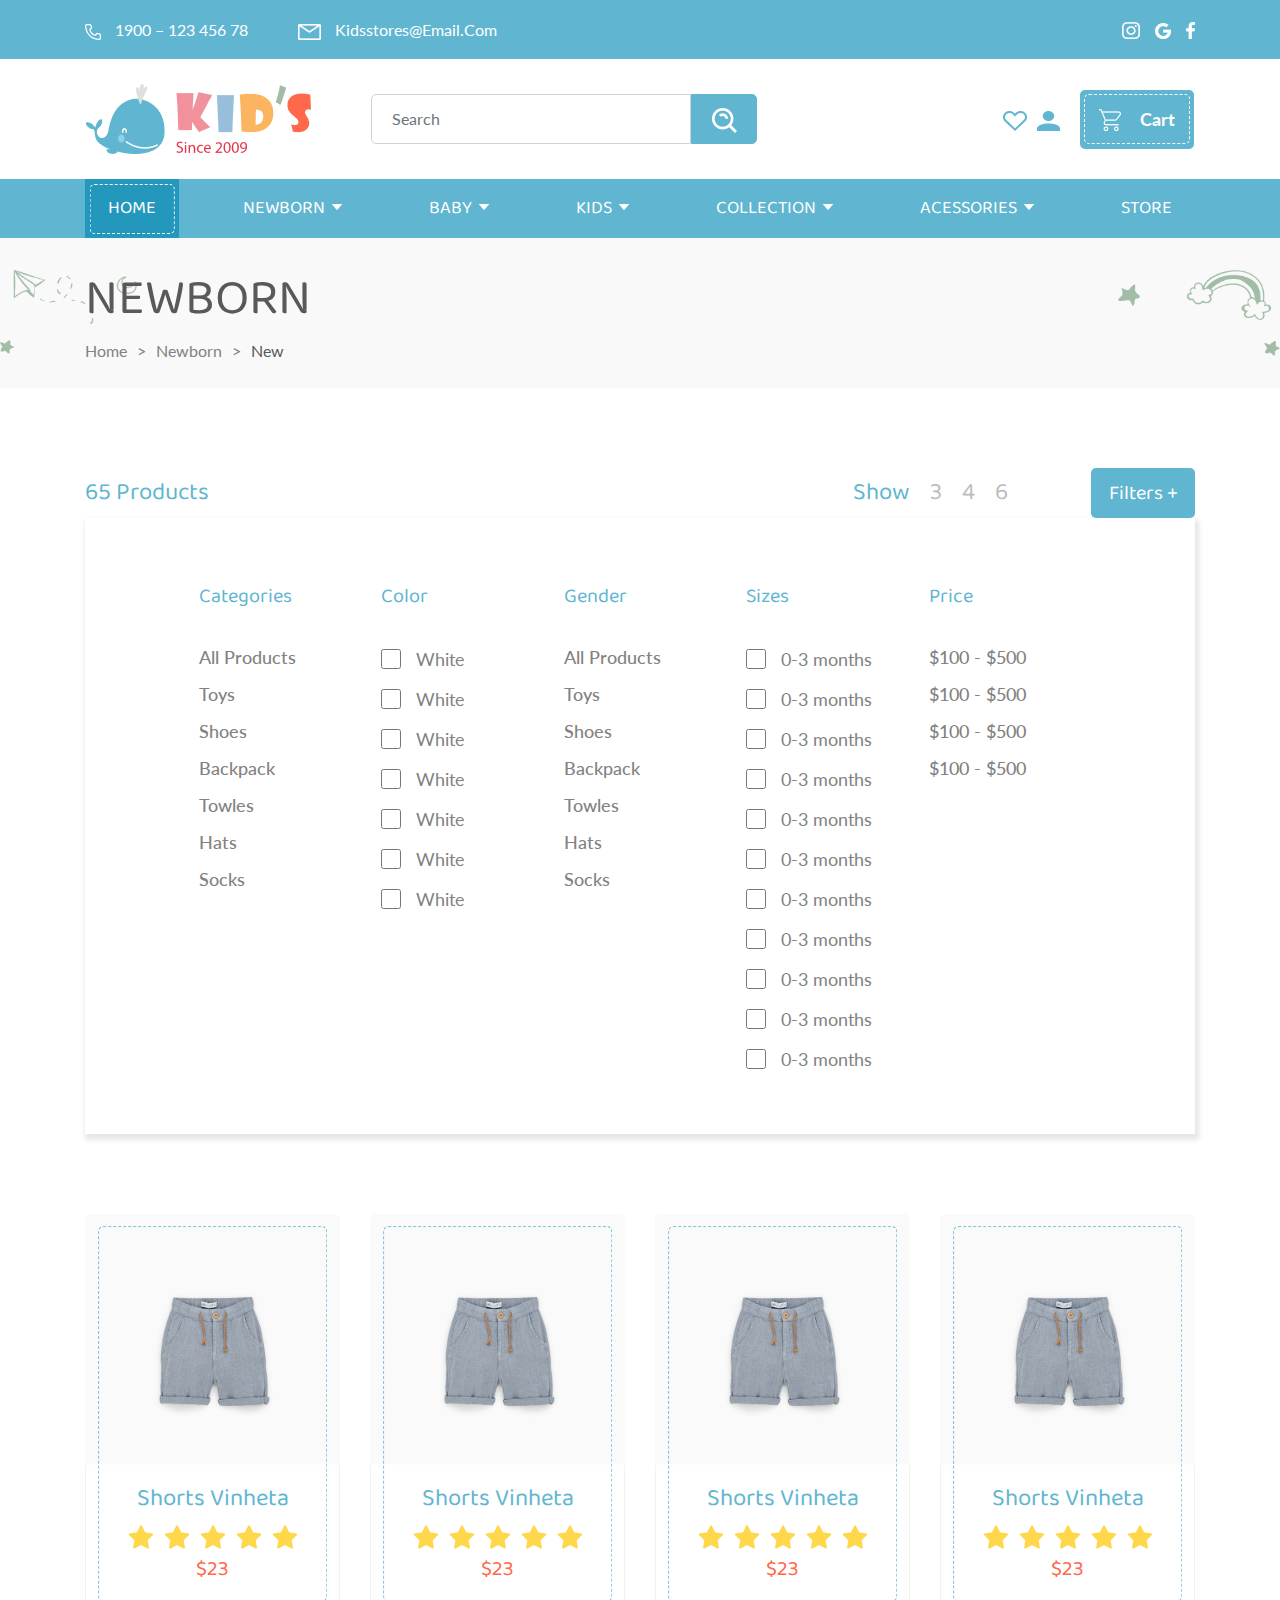
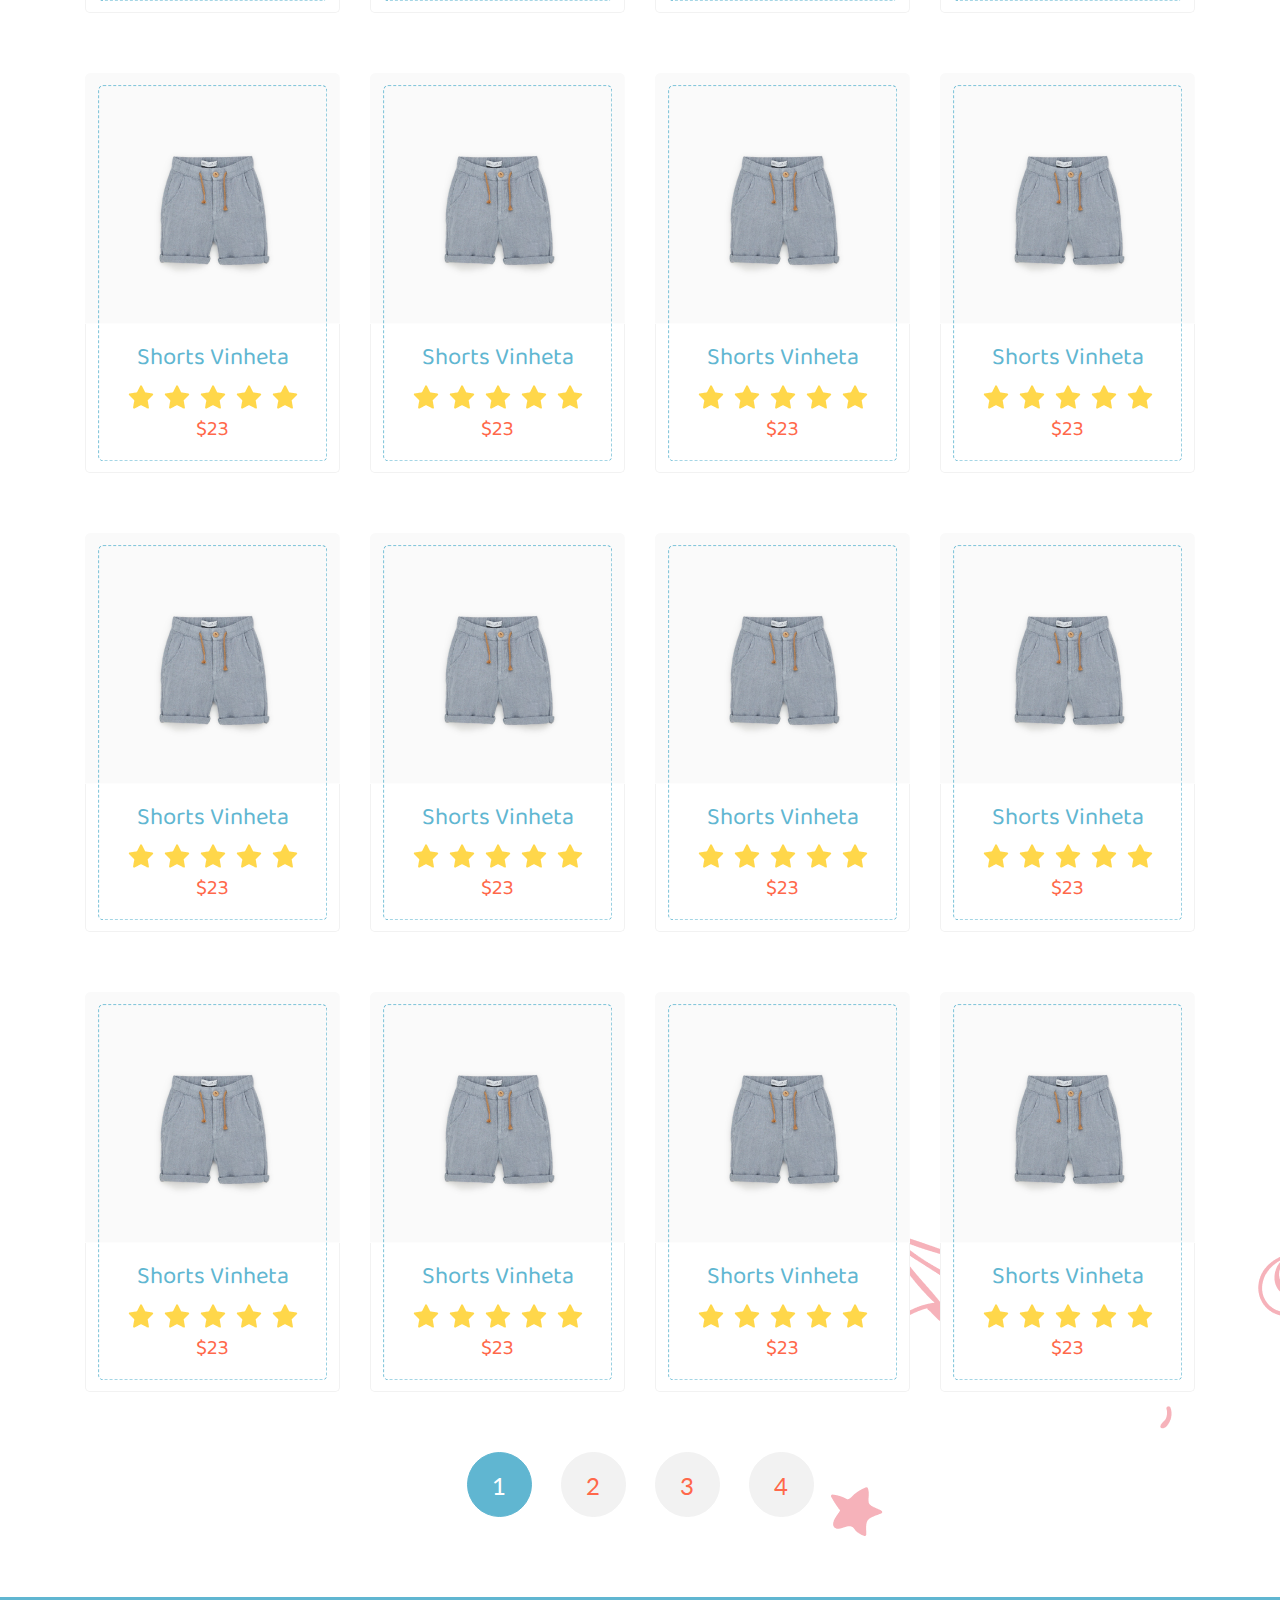
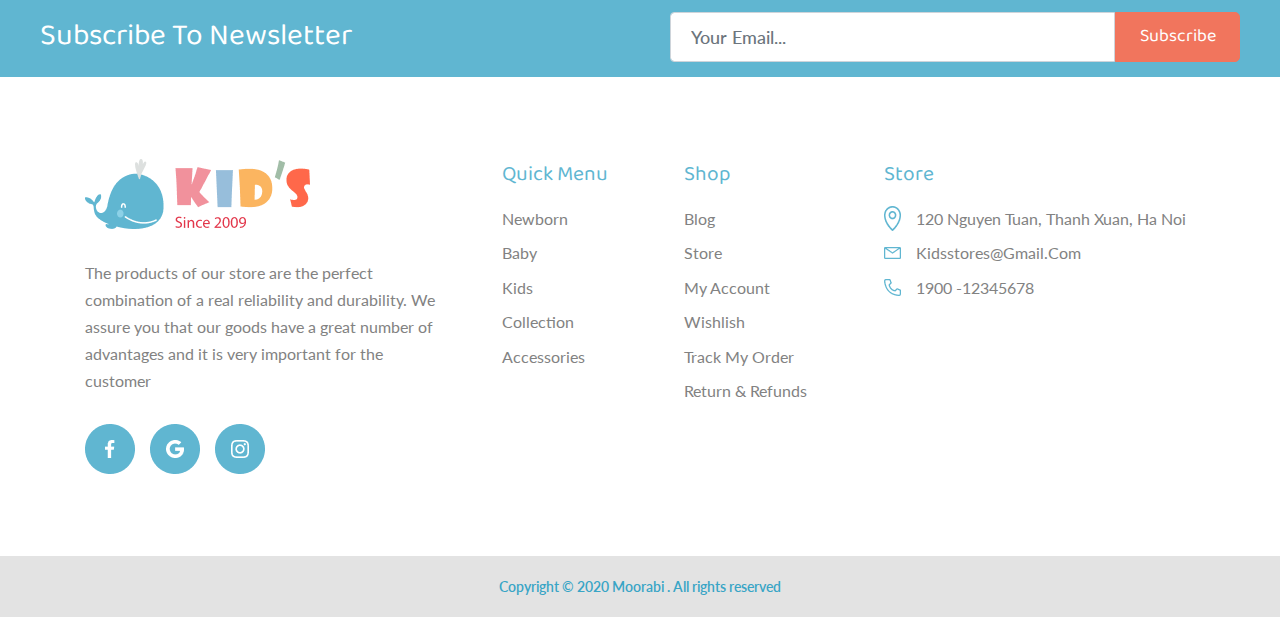
<file: newborn.html>
<!DOCTYPE html>
<html lang="en">
<head>
  <meta charset="UTF-8">
  <meta http-equiv="X-UA-Compatible" content="IE=edge">
  <meta name="viewport" content="width=device-width, initial-scale=1">

  <title>UI Kit</title>
  
  <link rel="stylesheet" href="css/bootstrap.min.css">
  <link rel="stylesheet" href="css/pe-icon-7-stroke.min.css">
  <link rel="stylesheet" href="css/font-awesome.min.css">
  <link href="https://fonts.googleapis.com/css2?family=Baloo+2:wght@400;500;600;700;800&family=Lato:ital,wght@0,100;0,300;0,400;0,700;0,900;1,100;1,300;1,400;1,700;1,900&display=swap" rel="stylesheet">

  <link rel="stylesheet" href="OwlCarousel2-2.3.4/dist/assets/owl.carousel.css">
  <link rel="stylesheet" href="OwlCarousel2-2.3.4/dist/assets/owl.theme.default.css">
  
  <link rel="stylesheet" href="css/styles.css">
</head>

<body class="cms-page catalog-category-view">
  <header class="header">
    <div class="header-top">
      <div class="container form-inline header-top-content">
        <div class="header-top-left">
          <ul class="form-inline">
            <li>
              <a href="#">
                <img src="images/phone-type.png" alt=""> 1900 – 123 456 78
              </a>
            </li> 
            <li>
              <a href="#">
                <img src="images/email-type.png" alt=""> kidsstores@email.com
              </a>
            </li>
          </ul>
        </div>
        <div class="header-top-right">
          <ul class="form-inline ">
            <li>
              <a href="#">
                <img src="images/instagram-type.png" alt="">
              </a>
            </li>
            <li>
              <a href="#">
                <img src="images/google-type.png" alt="">
                </svg>
              </a>
            </li>
            <li>
              <a href="#">
                <img src="images/facebook-type.png" alt="">
              </a>
            </li>
          </ul>
        </div>
      </div>
    </div>
    <div class="header-middle">
      <nav class="container navbar navbar-expand-lg navbar-light bg-light">
        <a class="navbar-brand logo" href="#">
          <img src="images/logo.png" alt="">
        </a>
        <button class="navbar-toggler" type="button" data-toggle="collapse" data-target="#navbarSupportedContent" aria-controls="navbarSupportedContent" aria-expanded="false" aria-label="Toggle navigation">
          <span class="navbar-toggler-icon"></span>
        </button>

        <div class="collapse navbar-collapse" id="navbarSupportedContent">
          <form class="form-inline mr-auto form-search">
            <input class="form-control mr-sm-2" type="search" placeholder="Search" aria-label="Search">
            <button class="btn btn-outline-success my-2 my-sm-0" type="submit"><img src="images/icon-search.png" alt=""></button>
          </form>
          <ul class="navbar-nav my-2 my-lg-0">
            <li class="nav-item wishlish">
              <a class="nav-link" href="#">
                <img src="images/wishlish.png" alt="">
              </a>
            </li>
            <li class="nav-item myaccount">
              <a class="nav-link" href="#">
                <img src="images/account.png" alt="">
              </a>
            </li>
            <li class="nav-item cart">
              <a class="nav-link" href="#">
                <img src="images/cart.png" alt=""> Cart
              </a>
            </li>
          </ul>
        </div>
      </nav>
    </div>
    <div class="header-bottom-main">
      <ul class="container header-navigation">
        <li class="nav-active"><a href="#">Home</a></li>
        <li class="has-submenu"><a href="#">Newborn</a></li>
        <li class="has-submenu"><a href="#">Baby</a></li>
        <li class="has-submenu"><a href="#">Kids</a></li>
        <li class="has-submenu"><a href="#">Collection</a></li>
        <li class="has-submenu"><a href="#">Acessories</a></li>
        <li><a href="#">Store</a></li>
      </ul>
    </div>
  </header> <!--HEADER END-->

  <div class="header-main-content">
    <div class="container">
      <h1 class="main-title">Newborn</h1>
      <ul class="form-inline breadcrums">
          <li class="breadcrum-item"><a href="#">Home</a></li>
          <li class="breadcrum-item"><a href="#">Newborn</a></li>
          <li class="breadcrum-item"><a href="#">New</a></li>
      </ul>
    </div>
  </div>

  <div class="main-content">
    <div class="category-img">
      <img src="images/kids-img.png" alt="">
    </div>
    <div class="container">
      <div class="form-inline cate-title">
        <div class="cate-title-left">
          <div class="products-qty">65 products</div>
        </div>
        <div class="form-inline cate-title-right">
          <div class="show-limit">
            <ol class="btn-group">
              <li>show</li>
              <li class="show-limit-item">3</li>
              <li class="show-limit-item active">4</li>
              <li class="show-limit-item">6</li>
            </ol>  
          </div>
          <div class="btn btn-blue btn-filter">Filters +</div>
        </div>
      </div>
      <div class="cate-filter">
        <div class="filter-content">
          <div class="row">
            <div class="col col1">
              <h4>Categories</h4>
              <ul>
                <li><a href="#">All Products</a></li>
                <li><a href="#">Toys</a></li>
                <li><a href="#">Shoes</a></li>
                <li><a href="#">Backpack</a></li>
                <li><a href="#">Towles</a></li>
                <li><a href="#">Hats</a></li>
                <li><a href="#">Socks</a></li>
              </ul>
            </div>
            <div class="col col2">
              <h4>Color</h4>
              <ul>
                <li>
                  <div class="form-check">
                    <input class="form-check-input" type="checkbox" id="rememberCheck">
                    <label class="form-check-label" for="rememberCheck">White</label>
                  </div>
                </li>
                <li>
                  <div class="form-check">
                    <input class="form-check-input" type="checkbox" id="rememberCheck">
                    <label class="form-check-label" for="rememberCheck">White</label>
                  </div>
                </li>
                <li>
                  <div class="form-check">
                    <input class="form-check-input" type="checkbox" id="rememberCheck">
                    <label class="form-check-label" for="rememberCheck">White</label>
                  </div>
                </li>
                <li>
                  <div class="form-check">
                    <input class="form-check-input" type="checkbox" id="rememberCheck">
                    <label class="form-check-label" for="rememberCheck">White</label>
                  </div>
                </li>
                <li>
                  <div class="form-check">
                    <input class="form-check-input" type="checkbox" id="rememberCheck">
                    <label class="form-check-label" for="rememberCheck">White</label>
                  </div>
                </li>
                <li>
                  <div class="form-check">
                    <input class="form-check-input" type="checkbox" id="rememberCheck">
                    <label class="form-check-label" for="rememberCheck">White</label>
                  </div>
                </li>
                <li>
                  <div class="form-check">
                    <input class="form-check-input" type="checkbox" id="rememberCheck">
                    <label class="form-check-label" for="rememberCheck">White</label>
                  </div>
                </li>
              </ul>
            </div>
            <div class="col col3">
              <h4>Gender</h4>
              <ul>
                <li><a href="#">All Products</a></li>
                <li><a href="#">Toys</a></li>
                <li><a href="#">Shoes</a></li>
                <li><a href="#">Backpack</a></li>
                <li><a href="#">Towles</a></li>
                <li><a href="#">Hats</a></li>
                <li><a href="#">Socks</a></li>
              </ul>
            </div>
            <div class="col col4">
              <h4>Sizes</h4>
              <ul>
                <li>
                  <div class="form-check">
                    <input class="form-check-input" type="checkbox" id="rememberCheck">
                    <label class="form-check-label" for="rememberCheck">0-3 months</label>
                  </div>
                </li>
                <li>
                  <div class="form-check">
                    <input class="form-check-input" type="checkbox" id="rememberCheck">
                    <label class="form-check-label" for="rememberCheck">0-3 months</label>
                  </div>
                </li>
                <li>
                  <div class="form-check">
                    <input class="form-check-input" type="checkbox" id="rememberCheck">
                    <label class="form-check-label" for="rememberCheck">0-3 months</label>
                  </div>
                </li>
                <li>
                  <div class="form-check">
                    <input class="form-check-input" type="checkbox" id="rememberCheck">
                    <label class="form-check-label" for="rememberCheck">0-3 months</label>
                  </div>
                </li>
                <li>
                  <div class="form-check">
                    <input class="form-check-input" type="checkbox" id="rememberCheck">
                    <label class="form-check-label" for="rememberCheck">0-3 months</label>
                  </div>
                </li>
                <li>
                  <div class="form-check">
                    <input class="form-check-input" type="checkbox" id="rememberCheck">
                    <label class="form-check-label" for="rememberCheck">0-3 months</label>
                  </div>
                </li>
                <li>
                  <div class="form-check">
                    <input class="form-check-input" type="checkbox" id="rememberCheck">
                    <label class="form-check-label" for="rememberCheck">0-3 months</label>
                  </div>
                </li>
                <li>
                  <div class="form-check">
                    <input class="form-check-input" type="checkbox" id="rememberCheck">
                    <label class="form-check-label" for="rememberCheck">0-3 months</label>
                  </div>
                </li>
                <li>
                  <div class="form-check">
                    <input class="form-check-input" type="checkbox" id="rememberCheck">
                    <label class="form-check-label" for="rememberCheck">0-3 months</label>
                  </div>
                </li>
                <li>
                  <div class="form-check">
                    <input class="form-check-input" type="checkbox" id="rememberCheck">
                    <label class="form-check-label" for="rememberCheck">0-3 months</label>
                  </div>
                </li>
                <li>
                  <div class="form-check">
                    <input class="form-check-input" type="checkbox" id="rememberCheck">
                    <label class="form-check-label" for="rememberCheck">0-3 months</label>
                  </div>
                </li>
              </ul>
            </div>
            <div class="col col5">
              <h4>Price</h4>
              <ul>
                <li><a href="#">$100 - $500</a></li>
                <li><a href="#">$100 - $500</a></li>
                <li><a href="#">$100 - $500</a></li>
                <li><a href="#">$100 - $500</a></li>
              </ul>
            </div>
          </div>
        </div>
      </div>
      <div class="row cate-grid">
        <div class="col-6 col-sm-4 col-xl-3">
          <div class="product-item">
            <div class="product-item-image">
              <a href="#"><img src="images/product-1.png" alt=""></a>
            </div>
            <div class="product-item-detail">
              <h4><a href="#">shorts vinheta</a></h4>
              <div class="product-item-star">
                <img src="images/star-full.png" alt="">
                <img src="images/star-full.png" alt="">
                <img src="images/star-full.png" alt="">
                <img src="images/star-full.png" alt="">
                <img src="images/star-full.png" alt="">
              </div>
              <span class="product-item-price">$23</span>
            </div>
          </div>
        </div>
        <div class="col-6 col-sm-4 col-xl-3">
          <div class="product-item">
            <div class="product-item-image">
              <a href="#"><img src="images/product-1.png" alt=""></a>
            </div>
            <div class="product-item-detail">
              <h4><a href="#">shorts vinheta</a></h4>
              <div class="product-item-star">
                <img src="images/star-full.png" alt="">
                <img src="images/star-full.png" alt="">
                <img src="images/star-full.png" alt="">
                <img src="images/star-full.png" alt="">
                <img src="images/star-full.png" alt="">
              </div>
              <span class="product-item-price">$23</span>
            </div>
          </div>
        </div>
        <div class="col-6 col-sm-4 col-xl-3">
          <div class="product-item">
            <div class="product-item-image">
              <a href="#"><img src="images/product-1.png" alt=""></a>
            </div>
            <div class="product-item-detail">
              <h4><a href="#">shorts vinheta</a></h4>
              <div class="product-item-star">
                <img src="images/star-full.png" alt="">
                <img src="images/star-full.png" alt="">
                <img src="images/star-full.png" alt="">
                <img src="images/star-full.png" alt="">
                <img src="images/star-full.png" alt="">
              </div>
              <span class="product-item-price">$23</span>
            </div>
          </div>
        </div>
        <div class="col-6 col-sm-4 col-xl-3">
          <div class="product-item">
            <div class="product-item-image">
              <a href="#"><img src="images/product-1.png" alt=""></a>
            </div>
            <div class="product-item-detail">
              <h4><a href="#">shorts vinheta</a></h4>
              <div class="product-item-star">
                <img src="images/star-full.png" alt="">
                <img src="images/star-full.png" alt="">
                <img src="images/star-full.png" alt="">
                <img src="images/star-full.png" alt="">
                <img src="images/star-full.png" alt="">
              </div>
              <span class="product-item-price">$23</span>
            </div>
          </div>
        </div>
        <div class="col-6 col-sm-4 col-xl-3">
          <div class="product-item">
            <div class="product-item-image">
              <a href="#"><img src="images/product-1.png" alt=""></a>
            </div>
            <div class="product-item-detail">
              <h4><a href="#">shorts vinheta</a></h4>
              <div class="product-item-star">
                <img src="images/star-full.png" alt="">
                <img src="images/star-full.png" alt="">
                <img src="images/star-full.png" alt="">
                <img src="images/star-full.png" alt="">
                <img src="images/star-full.png" alt="">
              </div>
              <span class="product-item-price">$23</span>
            </div>
          </div>
        </div>
        <div class="col-6 col-sm-4 col-xl-3">
          <div class="product-item">
            <div class="product-item-image">
              <a href="#"><img src="images/product-1.png" alt=""></a>
            </div>
            <div class="product-item-detail">
              <h4><a href="#">shorts vinheta</a></h4>
              <div class="product-item-star">
                <img src="images/star-full.png" alt="">
                <img src="images/star-full.png" alt="">
                <img src="images/star-full.png" alt="">
                <img src="images/star-full.png" alt="">
                <img src="images/star-full.png" alt="">
              </div>
              <span class="product-item-price">$23</span>
            </div>
          </div>
        </div>
        <div class="col-6 col-sm-4 col-xl-3">
          <div class="product-item">
            <div class="product-item-image">
              <a href="#"><img src="images/product-1.png" alt=""></a>
            </div>
            <div class="product-item-detail">
              <h4><a href="#">shorts vinheta</a></h4>
              <div class="product-item-star">
                <img src="images/star-full.png" alt="">
                <img src="images/star-full.png" alt="">
                <img src="images/star-full.png" alt="">
                <img src="images/star-full.png" alt="">
                <img src="images/star-full.png" alt="">
              </div>
              <span class="product-item-price">$23</span>
            </div>
          </div>
        </div>
        <div class="col-6 col-sm-4 col-xl-3">
          <div class="product-item">
            <div class="product-item-image">
              <a href="#"><img src="images/product-1.png" alt=""></a>
            </div>
            <div class="product-item-detail">
              <h4><a href="#">shorts vinheta</a></h4>
              <div class="product-item-star">
                <img src="images/star-full.png" alt="">
                <img src="images/star-full.png" alt="">
                <img src="images/star-full.png" alt="">
                <img src="images/star-full.png" alt="">
                <img src="images/star-full.png" alt="">
              </div>
              <span class="product-item-price">$23</span>
            </div>
          </div>
        </div>
        <div class="col-6 col-sm-4 col-xl-3">
          <div class="product-item">
            <div class="product-item-image">
              <a href="#"><img src="images/product-1.png" alt=""></a>
            </div>
            <div class="product-item-detail">
              <h4><a href="#">shorts vinheta</a></h4>
              <div class="product-item-star">
                <img src="images/star-full.png" alt="">
                <img src="images/star-full.png" alt="">
                <img src="images/star-full.png" alt="">
                <img src="images/star-full.png" alt="">
                <img src="images/star-full.png" alt="">
              </div>
              <span class="product-item-price">$23</span>
            </div>
          </div>
        </div>
        <div class="col-6 col-sm-4 col-xl-3">
          <div class="product-item">
            <div class="product-item-image">
              <a href="#"><img src="images/product-1.png" alt=""></a>
            </div>
            <div class="product-item-detail">
              <h4><a href="#">shorts vinheta</a></h4>
              <div class="product-item-star">
                <img src="images/star-full.png" alt="">
                <img src="images/star-full.png" alt="">
                <img src="images/star-full.png" alt="">
                <img src="images/star-full.png" alt="">
                <img src="images/star-full.png" alt="">
              </div>
              <span class="product-item-price">$23</span>
            </div>
          </div>
        </div>
        <div class="col-6 col-sm-4 col-xl-3">
          <div class="product-item">
            <div class="product-item-image">
              <a href="#"><img src="images/product-1.png" alt=""></a>
            </div>
            <div class="product-item-detail">
              <h4><a href="#">shorts vinheta</a></h4>
              <div class="product-item-star">
                <img src="images/star-full.png" alt="">
                <img src="images/star-full.png" alt="">
                <img src="images/star-full.png" alt="">
                <img src="images/star-full.png" alt="">
                <img src="images/star-full.png" alt="">
              </div>
              <span class="product-item-price">$23</span>
            </div>
          </div>
        </div>
        <div class="col-6 col-sm-4 col-xl-3">
          <div class="product-item">
            <div class="product-item-image">
              <a href="#"><img src="images/product-1.png" alt=""></a>
            </div>
            <div class="product-item-detail">
              <h4><a href="#">shorts vinheta</a></h4>
              <div class="product-item-star">
                <img src="images/star-full.png" alt="">
                <img src="images/star-full.png" alt="">
                <img src="images/star-full.png" alt="">
                <img src="images/star-full.png" alt="">
                <img src="images/star-full.png" alt="">
              </div>
              <span class="product-item-price">$23</span>
            </div>
          </div>
        </div>
        <div class="col-6 col-sm-4 col-xl-3">
          <div class="product-item">
            <div class="product-item-image">
              <a href="#"><img src="images/product-1.png" alt=""></a>
            </div>
            <div class="product-item-detail">
              <h4><a href="#">shorts vinheta</a></h4>
              <div class="product-item-star">
                <img src="images/star-full.png" alt="">
                <img src="images/star-full.png" alt="">
                <img src="images/star-full.png" alt="">
                <img src="images/star-full.png" alt="">
                <img src="images/star-full.png" alt="">
              </div>
              <span class="product-item-price">$23</span>
            </div>
          </div>
        </div>
        <div class="col-6 col-sm-4 col-xl-3">
          <div class="product-item">
            <div class="product-item-image">
              <a href="#"><img src="images/product-1.png" alt=""></a>
            </div>
            <div class="product-item-detail">
              <h4><a href="#">shorts vinheta</a></h4>
              <div class="product-item-star">
                <img src="images/star-full.png" alt="">
                <img src="images/star-full.png" alt="">
                <img src="images/star-full.png" alt="">
                <img src="images/star-full.png" alt="">
                <img src="images/star-full.png" alt="">
              </div>
              <span class="product-item-price">$23</span>
            </div>
          </div>
        </div>
        <div class="col-6 col-sm-4 col-xl-3">
          <div class="product-item">
            <div class="product-item-image">
              <a href="#"><img src="images/product-1.png" alt=""></a>
            </div>
            <div class="product-item-detail">
              <h4><a href="#">shorts vinheta</a></h4>
              <div class="product-item-star">
                <img src="images/star-full.png" alt="">
                <img src="images/star-full.png" alt="">
                <img src="images/star-full.png" alt="">
                <img src="images/star-full.png" alt="">
                <img src="images/star-full.png" alt="">
              </div>
              <span class="product-item-price">$23</span>
            </div>
          </div>
        </div>
        <div class="col-6 col-sm-4 col-xl-3">
          <div class="product-item">
            <div class="product-item-image">
              <a href="#"><img src="images/product-1.png" alt=""></a>
            </div>
            <div class="product-item-detail">
              <h4><a href="#">shorts vinheta</a></h4>
              <div class="product-item-star">
                <img src="images/star-full.png" alt="">
                <img src="images/star-full.png" alt="">
                <img src="images/star-full.png" alt="">
                <img src="images/star-full.png" alt="">
                <img src="images/star-full.png" alt="">
              </div>
              <span class="product-item-price">$23</span>
            </div>
          </div>
        </div>
      </div>
      <div class="pagination-block">
        <ul class="pagination">
          <li class="page-item active"><a href="#" class="page-link">1</a></li>
          <li class="page-item"><a href="#" class="page-link">2</a></li>
          <li class="page-item"><a href="#" class="page-link">3</a></li>
          <li class="page-item"><a href="#" class="page-link">4</a></li>
        </ul>
      </div>
    </div>
  </div>

  <div class="footer"><!--FOOTER START-->
    <div class="footer-top">
      <div class="container footer-top-content">
        <p>Subscribe to newsletter</p>
        <form class="form-inline form-subscribe">
          <input class="form-control mr-sm-2" type="email" placeholder="Your email..." aria-label="Your email...">
          <button class="btn btn-outline-success my-2 my-sm-0" type="submit">Subscribe</button>
        </form>
      </div>
    </div>
    <div class="container">
      <div class="footer-middle">
        <div class="footer-infor">
          <a href="#">
          <img src="images/logo.png" alt=""></a>
          <p>The products of our store are the perfect combination of a real reliability and durability. We assure you that our goods have a great number of advantages and it is very important for the customer</p>
          <ul>
            <li><a href="#">
              <img src="images/facebook.png" alt="">
            </a></li>
            <li><a href="#">
              <img src="images/goggle.png" alt="">
            </a></li>
            <li><a href="#">
              <img src="images/instagram.png" alt="">
            </a></li>
          </ul>
        </div>

        <div class="footer-quick-menu">
          <h5>quick menu</h5>
          <ul>
            <li><a href="#">Newborn</a></li>
            <li><a href="#">Baby</a></li>
            <li><a href="#">Kids</a></li>
            <li><a href="#">Collection</a></li>
            <li><a href="#">Accessories</a></li>
          </ul>
        </div>

        <div class="footer-shop">
          <h5>Shop</h5>
          <ul>
            <li><a href="#">Blog</a></li>
            <li><a href="#">Store</a></li>
            <li><a href="#">My Account</a></li>
            <li><a href="#">wishlish</a></li>
            <li><a href="#">Track my order</a></li>
            <li><a href="#">Return & refunds</a></li>
          </ul>
        </div>

        <div class="footer-store">
          <h5>Store</h5>
          <ul>
            <li>
              <img src="images/address.png" alt=""> 120 nguyen tuan, thanh xuan, ha noi
            </li>
            <li>
              <img src="images/email.png" alt=""> kidsstores@gmail.com
            </li>
            <li>
              <img src="images/phone.png" alt=""> 1900 -12345678
            </li>
          </ul>
        </div>
      </div>
    </div>
    <div class="coppy-right">
      <p>Copyright © 2020 Moorabi . All rights reserved</p>
    </div>
  </div><!--FOOTER END-->


  <script src="js/jquery-2.2.4.min.js"></script>
  <script src="js/bootstrap.min.js"></script>
  <script src="OwlCarousel2-2.3.4/dist/owl.carousel.js"></script>
  <script src="js/custom.js"></script>
</body>
</html>
</file>
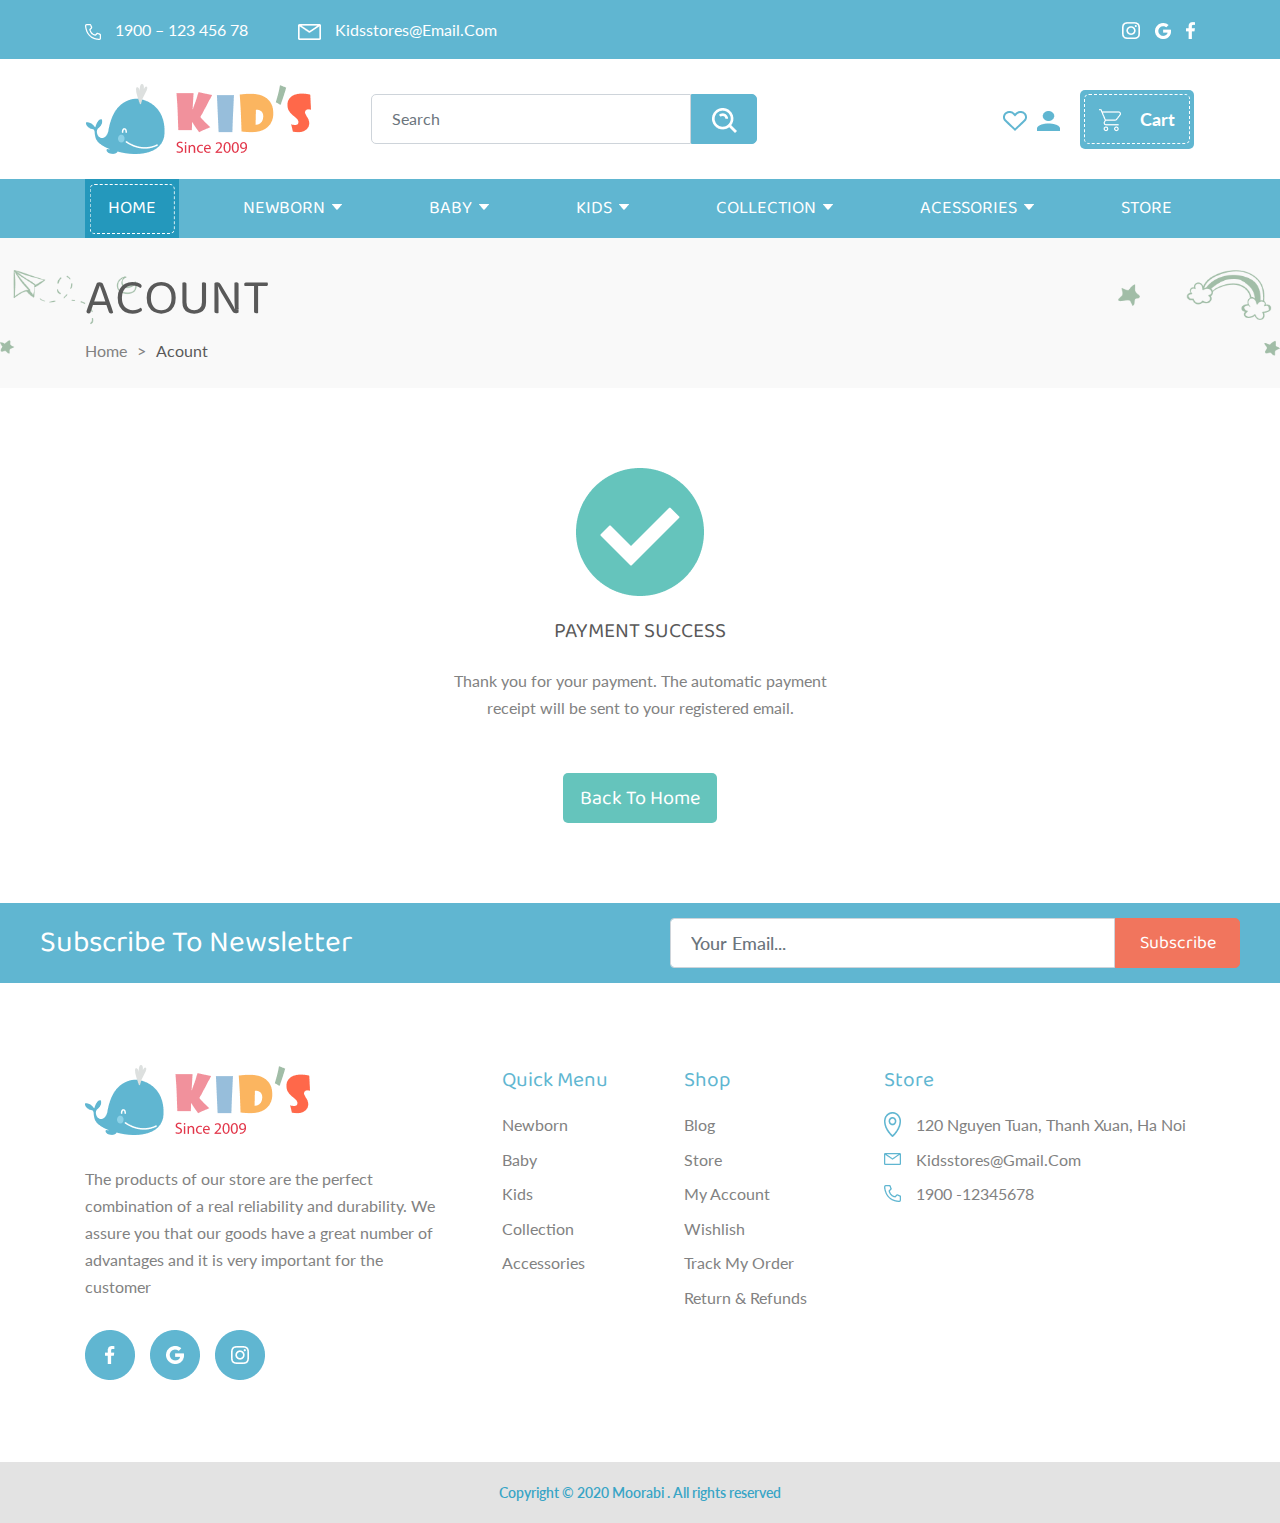
<file: payment-success.html>
<!DOCTYPE html>
<html lang="en">
<head>
  <meta charset="UTF-8">
  <meta http-equiv="X-UA-Compatible" content="IE=edge">
  <meta name="viewport" content="width=device-width, initial-scale=1">

  <title>UI Kit</title>
  
  <link rel="stylesheet" href="css/bootstrap.min.css">
  <link rel="stylesheet" href="css/pe-icon-7-stroke.min.css">
  <link rel="stylesheet" href="css/font-awesome.min.css">
  <link href="https://fonts.googleapis.com/css2?family=Baloo+2:wght@400;500;600;700;800&family=Lato:ital,wght@0,100;0,300;0,400;0,700;0,900;1,100;1,300;1,400;1,700;1,900&display=swap" rel="stylesheet">

  <link rel="stylesheet" href="OwlCarousel2-2.3.4/dist/assets/owl.carousel.css">
  <link rel="stylesheet" href="OwlCarousel2-2.3.4/dist/assets/owl.theme.default.css">
  
  <link rel="stylesheet" href="css/styles.css">
</head>

<body class="cms-page payment-success">
  <header class="header">
    <div class="header-top">
      <div class="container form-inline header-top-content">
        <div class="header-top-left">
          <ul class="form-inline">
            <li>
              <a href="#">
                <img src="images/phone-type.png" alt=""> 1900 – 123 456 78
              </a>
            </li> 
            <li>
              <a href="#">
                <img src="images/email-type.png" alt=""> kidsstores@email.com
              </a>
            </li>
          </ul>
        </div>
        <div class="header-top-right">
          <ul class="form-inline ">
            <li>
              <a href="#">
                <img src="images/instagram-type.png" alt="">
              </a>
            </li>
            <li>
              <a href="#">
                <img src="images/google-type.png" alt="">
                </svg>
              </a>
            </li>
            <li>
              <a href="#">
                <img src="images/facebook-type.png" alt="">
              </a>
            </li>
          </ul>
        </div>
      </div>
    </div>
    <div class="header-middle">
      <nav class="container navbar navbar-expand-lg navbar-light bg-light">
        <a class="navbar-brand logo" href="#">
          <img src="images/logo.png" alt="">
        </a>
        <button class="navbar-toggler" type="button" data-toggle="collapse" data-target="#navbarSupportedContent" aria-controls="navbarSupportedContent" aria-expanded="false" aria-label="Toggle navigation">
          <span class="navbar-toggler-icon"></span>
        </button>

        <div class="collapse navbar-collapse" id="navbarSupportedContent">
          <form class="form-inline mr-auto form-search">
            <input class="form-control mr-sm-2" type="search" placeholder="Search" aria-label="Search">
            <button class="btn btn-outline-success my-2 my-sm-0" type="submit"><img src="images/icon-search.png" alt=""></button>
          </form>
          <ul class="navbar-nav my-2 my-lg-0">
            <li class="nav-item wishlish">
              <a class="nav-link" href="#">
                <img src="images/wishlish.png" alt="">
              </a>
            </li>
            <li class="nav-item myaccount">
              <a class="nav-link" href="#">
                <img src="images/account.png" alt="">
              </a>
            </li>
            <li class="nav-item cart">
              <a class="nav-link" href="#">
                <img src="images/cart.png" alt=""> Cart
              </a>
            </li>
          </ul>
        </div>
      </nav>
    </div>
    <div class="header-bottom-main">
      <ul class="container header-navigation">
        <li class="nav-active"><a href="#">Home</a></li>
        <li class="has-submenu"><a href="#">Newborn</a></li>
        <li class="has-submenu"><a href="#">Baby</a></li>
        <li class="has-submenu"><a href="#">Kids</a></li>
        <li class="has-submenu"><a href="#">Collection</a></li>
        <li class="has-submenu"><a href="#">Acessories</a></li>
        <li><a href="#">Store</a></li>
      </ul>
    </div>
  </header> <!--HEADER END-->

  <div class="header-main-content">
    <div class="container">
      <h1 class="main-title">Acount</h1>
      <ul class="form-inline breadcrums">
          <li class="breadcrum-item"><a href="#">Home</a></li>
          <li class="breadcrum-item"><a href="#">Acount</a></li>
      </ul>
    </div>
  </div>

  <div class="main-content">
    <div class="payment-success-content">
      <img src="images/icon-payment-success.png" alt="">
      <h5>Payment success</h5>
      <div class="payment-success-infor">
        <p>Thank you for your payment. The automatic payment receipt will be sent to your registered email.</p>
      </div>
      <a class="btn btn-green" href="#">Back to home</a>
    </div>
  </div>

  <div class="footer"><!--FOOTER START-->
    <div class="footer-top">
      <div class="container footer-top-content">
        <p>Subscribe to newsletter</p>
        <form class="form-inline form-subscribe">
          <input class="form-control mr-sm-2" type="email" placeholder="Your email..." aria-label="Your email...">
          <button class="btn btn-outline-success my-2 my-sm-0" type="submit">Subscribe</button>
        </form>
      </div>
    </div>
    <div class="container">
      <div class="footer-middle">
        <div class="footer-infor">
          <a href="#">
          <img src="images/logo.png" alt=""></a>
          <p>The products of our store are the perfect combination of a real reliability and durability. We assure you that our goods have a great number of advantages and it is very important for the customer</p>
          <ul>
            <li><a href="#">
              <img src="images/facebook.png" alt="">
            </a></li>
            <li><a href="#">
              <img src="images/goggle.png" alt="">
            </a></li>
            <li><a href="#">
              <img src="images/instagram.png" alt="">
            </a></li>
          </ul>
        </div>

        <div class="footer-quick-menu">
          <h5>quick menu</h5>
          <ul>
            <li><a href="#">Newborn</a></li>
            <li><a href="#">Baby</a></li>
            <li><a href="#">Kids</a></li>
            <li><a href="#">Collection</a></li>
            <li><a href="#">Accessories</a></li>
          </ul>
        </div>

        <div class="footer-shop">
          <h5>Shop</h5>
          <ul>
            <li><a href="#">Blog</a></li>
            <li><a href="#">Store</a></li>
            <li><a href="#">My Account</a></li>
            <li><a href="#">wishlish</a></li>
            <li><a href="#">Track my order</a></li>
            <li><a href="#">Return & refunds</a></li>
          </ul>
        </div>

        <div class="footer-store">
          <h5>Store</h5>
          <ul>
            <li>
              <img src="images/address.png" alt=""> 120 nguyen tuan, thanh xuan, ha noi
            </li>
            <li>
              <img src="images/email.png" alt=""> kidsstores@gmail.com
            </li>
            <li>
              <img src="images/phone.png" alt=""> 1900 -12345678
            </li>
          </ul>
        </div>
      </div>
    </div>
    <div class="coppy-right">
      <p>Copyright © 2020 Moorabi . All rights reserved</p>
    </div>
  </div><!--FOOTER END-->


  <script src="js/jquery-2.2.4.min.js"></script>
  <script src="js/bootstrap.min.js"></script>
  <script src="OwlCarousel2-2.3.4/dist/owl.carousel.js"></script>
  <script src="js/custom.js"></script>
</body>
</html>
</file>
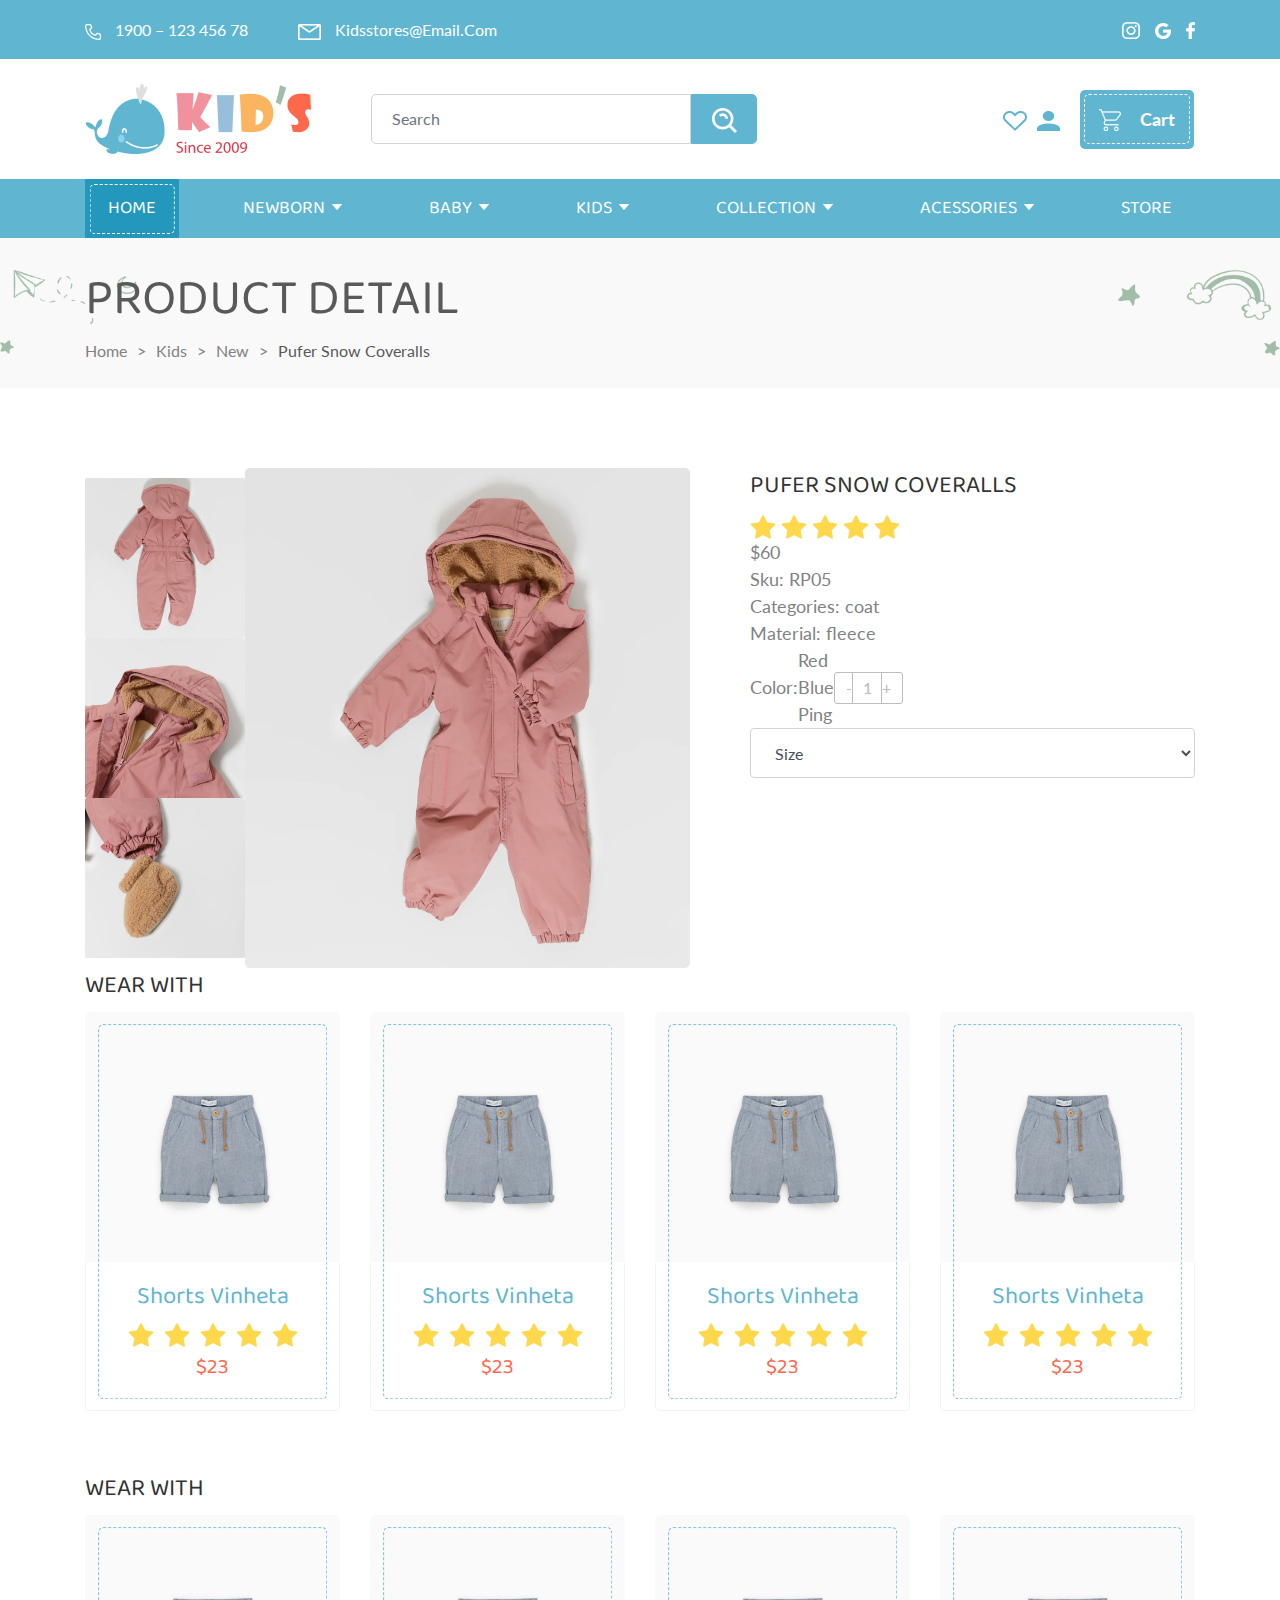
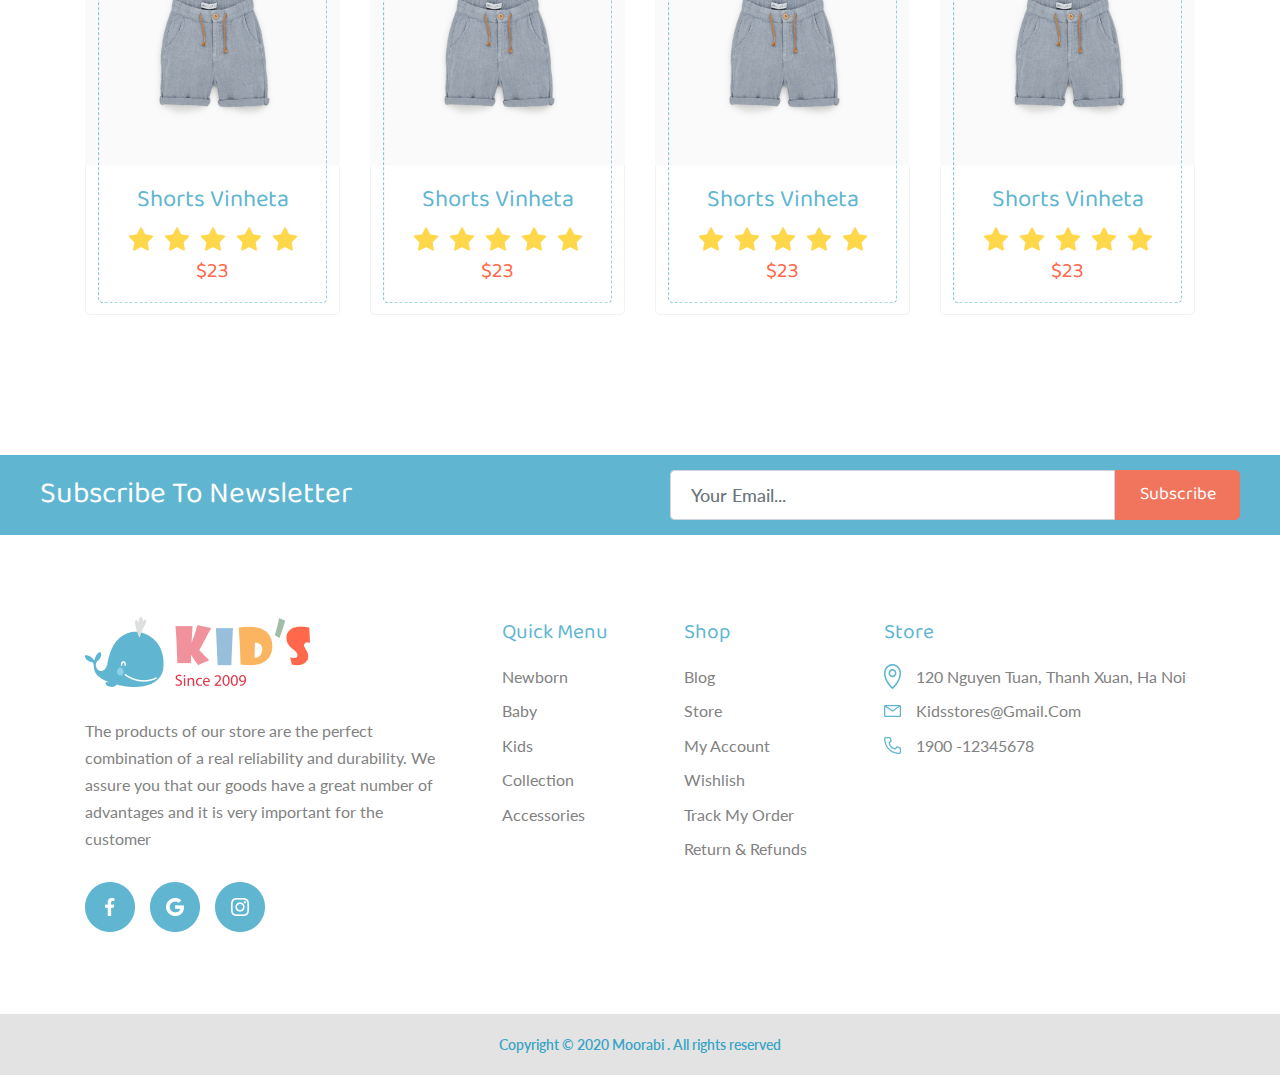
<file: product.html>
<!DOCTYPE html>
<html lang="en">
<head>
  <meta charset="UTF-8">
  <meta http-equiv="X-UA-Compatible" content="IE=edge">
  <meta name="viewport" content="width=device-width, initial-scale=1">

  <title>UI Kit</title>
  
  <link rel="stylesheet" href="css/bootstrap.min.css">
  <link rel="stylesheet" href="css/pe-icon-7-stroke.min.css">
  <link rel="stylesheet" href="css/font-awesome.min.css">
  <link href="https://fonts.googleapis.com/css2?family=Baloo+2:wght@400;500;600;700;800&family=Lato:ital,wght@0,100;0,300;0,400;0,700;0,900;1,100;1,300;1,400;1,700;1,900&display=swap" rel="stylesheet">

  <link rel="stylesheet" href="OwlCarousel2-2.3.4/dist/assets/owl.carousel.css">
  <link rel="stylesheet" href="OwlCarousel2-2.3.4/dist/assets/owl.theme.default.css">
  
  <link rel="stylesheet" href="css/styles.css">
</head>

<body class="cms-page catalog-product-index">
  <header class="header">
    <div class="header-top">
      <div class="container form-inline header-top-content">
        <div class="header-top-left">
          <ul class="form-inline">
            <li>
              <a href="#">
                <img src="images/phone-type.png" alt=""> 1900 – 123 456 78
              </a>
            </li> 
            <li>
              <a href="#">
                <img src="images/email-type.png" alt=""> kidsstores@email.com
              </a>
            </li>
          </ul>
        </div>
        <div class="header-top-right">
          <ul class="form-inline ">
            <li>
              <a href="#">
                <img src="images/instagram-type.png" alt="">
              </a>
            </li>
            <li>
              <a href="#">
                <img src="images/google-type.png" alt="">
                </svg>
              </a>
            </li>
            <li>
              <a href="#">
                <img src="images/facebook-type.png" alt="">
              </a>
            </li>
          </ul>
        </div>
      </div>
    </div>
    <div class="header-middle">
      <nav class="container navbar navbar-expand-lg navbar-light bg-light">
        <a class="navbar-brand logo" href="#">
          <img src="images/logo.png" alt="">
        </a>
        <button class="navbar-toggler" type="button" data-toggle="collapse" data-target="#navbarSupportedContent" aria-controls="navbarSupportedContent" aria-expanded="false" aria-label="Toggle navigation">
          <span class="navbar-toggler-icon"></span>
        </button>

        <div class="collapse navbar-collapse" id="navbarSupportedContent">
          <form class="form-inline mr-auto form-search">
            <input class="form-control mr-sm-2" type="search" placeholder="Search" aria-label="Search">
            <button class="btn btn-outline-success my-2 my-sm-0" type="submit"><img src="images/icon-search.png" alt=""></button>
          </form>
          <ul class="navbar-nav my-2 my-lg-0">
            <li class="nav-item wishlish">
              <a class="nav-link" href="#">
                <img src="images/wishlish.png" alt="">
              </a>
            </li>
            <li class="nav-item myaccount">
              <a class="nav-link" href="#">
                <img src="images/account.png" alt="">
              </a>
            </li>
            <li class="nav-item cart">
              <a class="nav-link" href="#">
                <img src="images/cart.png" alt=""> Cart
              </a>
            </li>
          </ul>
        </div>
      </nav>
    </div>
    <div class="header-bottom-main">
      <ul class="container header-navigation">
        <li class="nav-active"><a href="#">Home</a></li>
        <li class="has-submenu"><a href="#">Newborn</a></li>
        <li class="has-submenu"><a href="#">Baby</a></li>
        <li class="has-submenu"><a href="#">Kids</a></li>
        <li class="has-submenu"><a href="#">Collection</a></li>
        <li class="has-submenu"><a href="#">Acessories</a></li>
        <li><a href="#">Store</a></li>
      </ul>
    </div>
  </header> <!--HEADER END-->

  <div class="header-main-content">
    <div class="container">
      <h1 class="main-title">Product Detail</h1>
      <ul class="form-inline breadcrums">
          <li class="breadcrum-item"><a href="#">Home</a></li>
          <li class="breadcrum-item"><a href="#">Kids</a></li>
          <li class="breadcrum-item"><a href="#">New</a></li>
          <li class="breadcrum-item"><a href="#">Pufer snow coveralls</a></li>
      </ul>
    </div>
  </div>

  <div class="main-content">
    <div class="container">
      <div class="row">
        <div class="col-md-7 col-sm-7 col-xs-12">
          <div class="form-inline product-media">
            <div class="list-fotorama-item">
              <div class="fotorama-item">
                <img src="images/image-product-small-1.jpg" alt="">
              </div>
              <div class="fotorama-item">
                <img src="images/image-product-small-2.jpg" alt="">
              </div>
              <div class="fotorama-item">
                <img src="images/image-product-small-3.jpg" alt="">
              </div>
            </div>
            <div class="product-media">
              <img src="images/image-product.jpg" alt="">
            </div>
          </div>
        </div>
        <div class="col-md-5 col-sm-5 col-xs-12 product-detail-right">
          <h4>Pufer snow coveralls</h4>
          <div class="product-item-star">
            <img src="images/star-full.png" alt="">
            <img src="images/star-full.png" alt="">
            <img src="images/star-full.png" alt="">
            <img src="images/star-full.png" alt="">
            <img src="images/star-full.png" alt="">
          </div>
          <span class="product-price">$60</span>
          <div class="product-attr"><span class="product-attr-label">Sku: </span><span class="product-attr-value">RP05</span></div>
          <div class="product-attr"><span class="product-attr-label">Categories: </span><span class="product-attr-value">coat</span></div>
          <div class="product-attr"><span class="product-attr-label">Material: </span><span class="product-attr-value">fleece</span></div>
          <div class="form-inline product-attr-color">
            <span class="product-attr-label">Color:</span>
            <div class="swatch-option" >
              <ul class="color-list">
                <li>Red</li>
                <li>Blue</li>
                <li>Ping</li>
              </ul>
            </div>
            <div class="field qty">
              <div class="control qty qty-wrapper">
                  <label for="#">
                      <span class="down"></span>
                      <input id="" name="" value="1" type="number" size="4" title="Qty" class="input-text qty">
                      <span class="up"></span>
                  </label>
              </div>
            </div>
          </div>
          <div class="product-attr size">
            <form>
              <div class="form-group">
                <select class="form-control" id="exampleFormControlSelect1">
                  <option>Size</option>
                  <option>1</option>
                  <option>2</option>
                  <option>3</option>
                  <option>4</option>
                  <option>5</option>
                </select>
              </div>
            </form>
          </div>
        </div>
      </div>

      <div class="product info detailed">
        
      </div>
      
      <div class="row cate-grid">
        <div class="col-12 col-sm-12 col-xl-12">
          <h4>Wear with</h4>
        </div>
        <div class="col-6 col-sm-4 col-xl-3">
          <div class="product-item">
            <div class="product-item-image">
              <a href="#"><img src="images/product-1.png" alt=""></a>
            </div>
            <div class="product-item-detail">
              <h4><a href="#">shorts vinheta</a></h4>
              <div class="product-item-star">
                <img src="images/star-full.png" alt="">
                <img src="images/star-full.png" alt="">
                <img src="images/star-full.png" alt="">
                <img src="images/star-full.png" alt="">
                <img src="images/star-full.png" alt="">
              </div>
              <span class="product-item-price">$23</span>
            </div>
          </div>
        </div>
        <div class="col-6 col-sm-4 col-xl-3">
          <div class="product-item">
            <div class="product-item-image">
              <a href="#"><img src="images/product-1.png" alt=""></a>
            </div>
            <div class="product-item-detail">
              <h4><a href="#">shorts vinheta</a></h4>
              <div class="product-item-star">
                <img src="images/star-full.png" alt="">
                <img src="images/star-full.png" alt="">
                <img src="images/star-full.png" alt="">
                <img src="images/star-full.png" alt="">
                <img src="images/star-full.png" alt="">
              </div>
              <span class="product-item-price">$23</span>
            </div>
          </div>
        </div>
        <div class="col-6 col-sm-4 col-xl-3">
          <div class="product-item">
            <div class="product-item-image">
              <a href="#"><img src="images/product-1.png" alt=""></a>
            </div>
            <div class="product-item-detail">
              <h4><a href="#">shorts vinheta</a></h4>
              <div class="product-item-star">
                <img src="images/star-full.png" alt="">
                <img src="images/star-full.png" alt="">
                <img src="images/star-full.png" alt="">
                <img src="images/star-full.png" alt="">
                <img src="images/star-full.png" alt="">
              </div>
              <span class="product-item-price">$23</span>
            </div>
          </div>
        </div>
        <div class="col-6 col-sm-4 col-xl-3">
          <div class="product-item">
            <div class="product-item-image">
              <a href="#"><img src="images/product-1.png" alt=""></a>
            </div>
            <div class="product-item-detail">
              <h4><a href="#">shorts vinheta</a></h4>
              <div class="product-item-star">
                <img src="images/star-full.png" alt="">
                <img src="images/star-full.png" alt="">
                <img src="images/star-full.png" alt="">
                <img src="images/star-full.png" alt="">
                <img src="images/star-full.png" alt="">
              </div>
              <span class="product-item-price">$23</span>
            </div>
          </div>
        </div>
      </div>

      <div class="row cate-grid">
        <div class="col-12 col-sm-12 col-xl-12">
          <h4>Wear with</h4>
        </div>
        <div class="col-6 col-sm-4 col-xl-3">
          <div class="product-item">
            <div class="product-item-image">
              <a href="#"><img src="images/product-1.png" alt=""></a>
            </div>
            <div class="product-item-detail">
              <h4><a href="#">shorts vinheta</a></h4>
              <div class="product-item-star">
                <img src="images/star-full.png" alt="">
                <img src="images/star-full.png" alt="">
                <img src="images/star-full.png" alt="">
                <img src="images/star-full.png" alt="">
                <img src="images/star-full.png" alt="">
              </div>
              <span class="product-item-price">$23</span>
            </div>
          </div>
        </div>
        <div class="col-6 col-sm-4 col-xl-3">
          <div class="product-item">
            <div class="product-item-image">
              <a href="#"><img src="images/product-1.png" alt=""></a>
            </div>
            <div class="product-item-detail">
              <h4><a href="#">shorts vinheta</a></h4>
              <div class="product-item-star">
                <img src="images/star-full.png" alt="">
                <img src="images/star-full.png" alt="">
                <img src="images/star-full.png" alt="">
                <img src="images/star-full.png" alt="">
                <img src="images/star-full.png" alt="">
              </div>
              <span class="product-item-price">$23</span>
            </div>
          </div>
        </div>
        <div class="col-6 col-sm-4 col-xl-3">
          <div class="product-item">
            <div class="product-item-image">
              <a href="#"><img src="images/product-1.png" alt=""></a>
            </div>
            <div class="product-item-detail">
              <h4><a href="#">shorts vinheta</a></h4>
              <div class="product-item-star">
                <img src="images/star-full.png" alt="">
                <img src="images/star-full.png" alt="">
                <img src="images/star-full.png" alt="">
                <img src="images/star-full.png" alt="">
                <img src="images/star-full.png" alt="">
              </div>
              <span class="product-item-price">$23</span>
            </div>
          </div>
        </div>
        <div class="col-6 col-sm-4 col-xl-3">
          <div class="product-item">
            <div class="product-item-image">
              <a href="#"><img src="images/product-1.png" alt=""></a>
            </div>
            <div class="product-item-detail">
              <h4><a href="#">shorts vinheta</a></h4>
              <div class="product-item-star">
                <img src="images/star-full.png" alt="">
                <img src="images/star-full.png" alt="">
                <img src="images/star-full.png" alt="">
                <img src="images/star-full.png" alt="">
                <img src="images/star-full.png" alt="">
              </div>
              <span class="product-item-price">$23</span>
            </div>
          </div>
        </div>
      </div>
    </div>
  </div>

  <div class="footer"><!--FOOTER START-->
    <div class="footer-top">
      <div class="container footer-top-content">
        <p>Subscribe to newsletter</p>
        <form class="form-inline form-subscribe">
          <input class="form-control mr-sm-2" type="email" placeholder="Your email..." aria-label="Your email...">
          <button class="btn btn-outline-success my-2 my-sm-0" type="submit">Subscribe</button>
        </form>
      </div>
    </div>
    <div class="container">
      <div class="footer-middle">
        <div class="footer-infor">
          <a href="#">
          <img src="images/logo.png" alt=""></a>
          <p>The products of our store are the perfect combination of a real reliability and durability. We assure you that our goods have a great number of advantages and it is very important for the customer</p>
          <ul>
            <li><a href="#">
              <img src="images/facebook.png" alt="">
            </a></li>
            <li><a href="#">
              <img src="images/goggle.png" alt="">
            </a></li>
            <li><a href="#">
              <img src="images/instagram.png" alt="">
            </a></li>
          </ul>
        </div>

        <div class="footer-quick-menu">
          <h5>quick menu</h5>
          <ul>
            <li><a href="#">Newborn</a></li>
            <li><a href="#">Baby</a></li>
            <li><a href="#">Kids</a></li>
            <li><a href="#">Collection</a></li>
            <li><a href="#">Accessories</a></li>
          </ul>
        </div>

        <div class="footer-shop">
          <h5>Shop</h5>
          <ul>
            <li><a href="#">Blog</a></li>
            <li><a href="#">Store</a></li>
            <li><a href="#">My Account</a></li>
            <li><a href="#">wishlish</a></li>
            <li><a href="#">Track my order</a></li>
            <li><a href="#">Return & refunds</a></li>
          </ul>
        </div>

        <div class="footer-store">
          <h5>Store</h5>
          <ul>
            <li>
              <img src="images/address.png" alt=""> 120 nguyen tuan, thanh xuan, ha noi
            </li>
            <li>
              <img src="images/email.png" alt=""> kidsstores@gmail.com
            </li>
            <li>
              <img src="images/phone.png" alt=""> 1900 -12345678
            </li>
          </ul>
        </div>
      </div>
    </div>
    <div class="coppy-right">
      <p>Copyright © 2020 Moorabi . All rights reserved</p>
    </div>
  </div><!--FOOTER END-->


  <script src="js/jquery-2.2.4.min.js"></script>
  <script src="js/bootstrap.min.js"></script>
  <script src="OwlCarousel2-2.3.4/dist/owl.carousel.js"></script>
  <script src="js/custom.js"></script>
</body>
</html>
</file>
<file: css/styles.css>
* {
  margin: 0;
  padding: 0;
  outline: none;
  box-sizing: border-box;
}
body {
  font-family: 'Lato', sans-serif;
  color: #828282;
  font-style: normal;
  font-weight: normal;
  font-size: 18px;
}
h1,
.h1,
h2,
.h2,
h3,
.h3,
h4,
.h4,
h5,
.h5 {
  font-family: 'Baloo 2';
  font-style: normal;
  font-weight: normal;
  text-transform: uppercase;
  color: #333333;
}
h1,
.h1 {
  font-size: 50px;
  line-height: 75px;
}
h2,
.h2 {
  font-size: 40px;
  line-height: 60px;
}
h3,
.h3 {
  font-size: 30px;
  line-height: 45px;
}
h4,
.h4 {
  font-size: 24px;
  line-height: 36px;
}
h5,
.h5 {
  font-size: 20px;
  line-height: 36px;
}
h6,
.h6 {
  font-size: 18px;
  line-height: 27px;
}
p {
  font-style: normal;
  font-weight: normal;
  font-size: 18px;
  line-height: 27px;
  color: #828282;
}
p.small {
  font-size: 14px;
  line-height: 21px;
}
p.medium {
  font-size: 16px;
  line-height: 27px;
}
p.large {
  font-size: 18px;
  line-height: 27px;
}
ul {
  margin: 0;
  padding: 0;
}
li {
  list-style: none;
}
a {
  transition: all 0.5s;
  text-decoration: none;
  display: block;
}
a:hover {
  text-decoration: underline;
}
a:hover img {
  opacity: 0.8;
}
.img {
  overflow: hidden;
}
button:focus {
  outline: none;
}
::-webkit-input-placeholder {
  /* Edge */
  text-transform: capitalize;
  color: #BDBDBD;
}
:-ms-input-placeholder {
  /* Internet Explorer 10-11 */
  text-transform: capitalize;
  color: #BDBDBD;
}
::placeholder {
  text-transform: capitalize;
  color: #BDBDBD;
}
input:not([type="checkbox"]),
select:not([type="checkbox"]) {
  padding-left: 20px;
  padding-right: 20px;
  min-height: 50px;
}
input:focus,
select:focus,
input.form-control:focus,
select.form-control:focus {
  outline: none;
  box-shadow: none;
}
textarea {
  min-height: 200px;
  padding-left: 20px;
  padding-right: 20px;
}
textarea:focus,
textarea.form-control:focus {
  outline: none;
  box-shadow: none;
}
input[type="checkbox"] {
  width: 20px;
  height: 20px;
  border: 1px solid #BDBDBD;
  box-sizing: border-box;
  border-radius: 2px;
  cursor: pointer;
}
input[type="checkbox"]:checked {
  background: #60B6D1;
}
input[type="checkbox"] + label {
  line-height: 30px;
  margin-left: 15px;
  font-size: 16px;
  color: #828282;
  cursor: pointer;
}
input[type="radio"] {
  width: 20px;
  height: 20px;
  min-height: 20px;
  border: 1px solid #BDBDBD;
  box-sizing: border-box;
  border-radius: 2px;
  cursor: pointer;
  background: #F2F2F2;
}
input[type="radio"]:checked {
  background: #60B6D1;
}
input[type="radio"] + label {
  line-height: 30px;
  margin-left: 15px;
  font-size: 16px;
  text-transform: capitalize;
  color: #828282;
  cursor: pointer;
}
select {
  color: #BDBDBD;
}
select option {
  text-transform: capitalize;
  color: #BDBDBD;
}
button,
.btn {
  min-height: 50px;
  border-radius: 5px;
  font-family: 'Baloo 2';
  font-style: normal;
  font-weight: normal;
  font-size: 20px;
  line-height: 36px;
  text-transform: capitalize;
  padding-left: 1.025rem;
  padding-right: 1.025rem;
}
button:hover,
.btn:hover,
button:focus,
.btn:focus {
  outline: none;
  box-shadow: none;
}
.btn-grey {
  background: #F2F2F2;
  color: #60B6D1;
}
.btn-grey:hover,
.btn-grey:focus {
  color: #60B6D1;
}
.btn-orange {
  background: #FF684A;
  color: #FFFFFF;
}
.btn-orange:hover,
.btn-orange:focus {
  color: #FFFFFF;
}
.btn-blue {
  background: #60B6D1;
  color: #FFFFFF;
}
.btn-blue:hover,
.btn-blue:focus {
  color: #FFFFFF;
}
.btn-green {
  background: #65C4BC;
  color: #FFFFFF;
}
.btn-green:hover,
.btn-green:focus {
  color: #FFFFFF;
}
.btn-normal {
  background: #60B6D1;
  color: #FFFFFF;
}
.btn-normal:hover {
  background: #39A5C6;
}
.btn-normal:focus {
  background: #2E849E;
}
.menu-text {
  font-family: 'Baloo 2';
  font-style: normal;
  font-weight: normal;
  font-size: 18px;
  line-height: 27px;
  color: #828282;
}
.button-text {
  font-family: 'Baloo 2';
  font-style: normal;
  font-weight: normal;
  font-size: 20px;
  line-height: 30px;
  color: #828282;
}
.btn-outline-grey {
  color: #60B6D1;
  background-color: transparent;
  background-image: none;
  border-color: #F2F2F2;
}
.btn-outline-orange {
  color: #FF684A;
  background-color: transparent;
  background-image: none;
  border-color: #FF684A;
}
.btn-outline-blue {
  color: #60B6D1;
  background-color: transparent;
  background-image: none;
  border-color: #60B6D1;
}
.btn-outline-green {
  color: #65C4BC;
  background-color: transparent;
  background-image: none;
  border-color: #65C4BC;
}
.pagination-block {
  display: flex;
  justify-content: center;
}
.pagination-block .page-item {
  margin: 0 15px;
}
.pagination-block .page-item:first-child {
  margin-left: 0;
}
.pagination-block .page-item:last-child {
  margin-right: 0;
}
.pagination-block .page-item .page-link {
  width: 65px;
  height: 65px;
  text-align: center;
  font-size: 24px;
  line-height: 65px;
  padding: 0 5px;
  border-radius: 50% !important;
  color: #FF684A;
  background: #F2F2F2;
  border: 1px solid #F2F2F2;
}
.pagination-block .page-item.active .page-link {
  color: #FFFFFF;
  background: #60B6D1;
  border: 1px solid #60B6D1;
}
.header-top {
  padding: 16px 15px;
  background: #60B6D1;
}
.header-top .header-top-content {
  display: flex;
  justify-content: space-between;
  align-items: center;
}
.header-top .header-top-content .header-top-left ul li {
  margin: 0 25px;
}
.header-top .header-top-content .header-top-left ul li:first-child {
  margin-left: 0;
}
.header-top .header-top-content .header-top-left ul li:last-child {
  margin-right: 0;
}
.header-top .header-top-content .header-top-left img {
  margin-right: 10px;
}
.header-top .header-top-content .header-top-left a {
  font-style: normal;
  font-weight: normal;
  font-size: 16px;
  line-height: 27px;
  text-transform: capitalize;
  color: #FFFFFF;
}
.header-top .header-top-content .header-top-right ul li {
  margin: 0 7.5px;
}
.header-top .header-top-content .header-top-right ul li:first-child {
  margin-left: 0;
}
.header-top .header-top-content .header-top-right ul li:last-child {
  margin-right: 0;
}
.header-middle {
  background: #FFFFFF;
}
.header-middle .navbar {
  padding-top: 25px;
  padding-bottom: 25px;
}
.header-middle .navbar.bg-light {
  background: transparent !important;
}
.header-middle .navbar .logo {
  padding: 0;
  margin-right: 60px;
}
.header-middle .navbar .form-search input {
  margin-right: 0 !important;
  width: 320px;
  border-radius: 5px 0px 0px 5px;
}
.header-middle .navbar .form-search button {
  width: 66px;
  background: #60B6D1;
  border-radius: 0px 5px 5px 0px;
  border-color: #60B6D1;
}
.header-middle .navbar .navbar-nav {
  align-items: center;
}
.header-middle .navbar .navbar-nav li {
  margin: 0 5px;
}
.header-middle .navbar .navbar-nav li:first-child {
  margin-left: 0;
}
.header-middle .navbar .navbar-nav li:last-child {
  margin-right: 0;
}
.header-middle .navbar .navbar-nav li.cart {
  margin-left: 15px;
  padding: 16px 19px;
  background: #60B6D1;
  border-radius: 5px;
  position: relative;
}
.header-middle .navbar .navbar-nav li.cart:before {
  content: "";
  width: 93%;
  height: 85%;
  display: block;
  border: 1px dashed #fff;
  position: absolute;
  left: 50%;
  top: 50%;
  transform: translate(-50%, -50%);
  border-radius: 5px;
}
.header-middle .navbar .navbar-nav li.cart a {
  font-style: normal;
  font-weight: bold;
  font-size: 18px;
  line-height: 27px;
  color: #FFFFFF;
  text-transform: capitalize;
  position: relative;
}
.header-middle .navbar .navbar-nav li.cart a img {
  margin-right: 15px;
}
.header-middle .navbar .navbar-nav li a {
  padding: 0;
}
.header-bottom-main {
  background: #60B6D1;
}
.header-bottom-main .header-navigation {
  display: flex;
  justify-content: space-between;
}
.header-bottom-main .header-navigation li {
  padding: 16px 23px;
  position: relative;
}
.header-bottom-main .header-navigation li a {
  font-family: 'Baloo 2';
  font-style: normal;
  font-weight: normal;
  font-size: 18px;
  line-height: 27px;
  text-transform: uppercase;
  color: #FFFFFF;
  display: block;
  position: relative;
}
.header-bottom-main .header-navigation li a:hover {
  text-decoration: none;
}
.header-bottom-main .header-navigation li.has-submenu a:after {
  content: url('../images/down.png');
  display: inline-block;
  top: 50%;
  transform: translateY(-50%);
  right: 0;
  line-height: 1;
  width: 10px;
  height: 6px;
  margin-left: 7px;
}
.header-bottom-main .header-navigation li.nav-active,
.header-bottom-main .header-navigation li:hover {
  background: #2498BC;
}
.header-bottom-main .header-navigation li.nav-active:before,
.header-bottom-main .header-navigation li:hover:before {
  content: "";
  width: 90%;
  height: 85%;
  display: block;
  border: 1px dashed #fff;
  position: absolute;
  left: 50%;
  top: 50%;
  transform: translate(-50%, -50%);
  border-radius: 5px;
}
.header-main-content {
  padding: 24px 0px;
  background: #F9F9F9;
  background-image: url("../images/bg-header-main.png");
  background-position: center;
  background-repeat: no-repeat;
  background-size: contain;
}
.header-main-content h1 {
  font-size: 50px;
  line-height: 75px;
  text-transform: uppercase;
  color: #595959;
  margin: 0;
}
.header-main-content .breadcrums .breadcrum-item a {
  font-style: normal;
  font-weight: normal;
  font-size: 16px;
  line-height: 27px;
  text-transform: capitalize;
  color: #828282;
  position: relative;
}
.header-main-content .breadcrums .breadcrum-item a:after {
  content: ">";
  color: #828282;
  display: inline-block;
  margin: 0 10px;
}
.header-main-content .breadcrums .breadcrum-item:last-child a {
  color: #595959;
}
.header-main-content .breadcrums .breadcrum-item:last-child a:after {
  content: none;
}
.main-content {
  min-height: calc(100vh - 830px);
}
.footer-top {
  background: #60B6D1;
  padding: 15px 0;
}
.footer-top .footer-top-content {
  display: flex;
  justify-content: space-between;
  max-width: 1230px;
  align-items: center;
}
.footer-top .footer-top-content p {
  margin-bottom: 0;
  font-family: 'Baloo 2';
  font-style: normal;
  font-weight: normal;
  font-size: 30px;
  line-height: 45px;
  display: flex;
  align-items: center;
  text-align: center;
  text-transform: capitalize;
  color: #FFFFFF;
}
.footer-top .footer-top-content input {
  height: 50px;
  width: 445px;
  margin-right: 0 !important;
  border-top-right-radius: 0;
  border-bottom-right-radius: 0;
  box-shadow: none;
  font-weight: 500;
  font-size: 18px;
  line-height: 27px;
}
.footer-top .footer-top-content button {
  height: 50px;
  background: #F1755D;
  width: 125px;
  border-color: #F1755D;
  border-top-left-radius: 0;
  border-bottom-left-radius: 0;
  font-family: 'Baloo 2';
  font-style: normal;
  font-weight: normal;
  font-size: 18px;
  line-height: 27px;
  text-align: center;
  text-transform: capitalize;
  color: #FFFFFF;
}
.footer-middle {
  background: #FFFFFF;
  display: -webkit-box;
  display: -ms-flexbox;
  display: flex;
  -webkit-box-sizing: border-box;
  box-sizing: border-box;
  -webkit-box-pack: justify;
  -ms-flex-pack: justify;
  justify-content: space-between;
  padding: 82px 0;
}
.footer-middle h5 {
  font-style: normal;
  font-weight: normal;
  font-size: 21px;
  line-height: 31px;
  text-transform: capitalize;
  color: #60B6D1;
  margin: 0;
  margin-bottom: 15px;
}
.footer-middle ul li {
  margin: 0;
  margin-bottom: 7.5px;
}
.footer-middle ul li:last-child {
  margin-bottom: 0;
}
.footer-middle ul li a {
  font-style: normal;
  font-weight: normal;
  font-size: 16px;
  line-height: 27px;
  text-transform: capitalize;
  color: #828282;
}
.footer-middle .footer-infor {
  -ms-flex-preferred-size: 31.55%;
  flex-basis: 31.55%;
  width: 31.55%;
}
.footer-middle .footer-infor > a img,
.footer-middle .footer-infor > p {
  margin-bottom: 30px;
}
.footer-middle .footer-infor p {
  font-family: Lato;
  font-style: normal;
  font-weight: normal;
  font-size: 16px;
  line-height: 27px;
}
.footer-middle .footer-infor ul {
  display: flex;
}
.footer-middle .footer-infor ul li {
  margin: 0 7.5px;
}
.footer-middle .footer-infor ul li:first-child {
  margin-left: 0;
}
.footer-middle .footer-infor ul li:last-child {
  margin-right: 0;
}
.footer-middle .footer-quick-menu {
  -ms-flex-preferred-size: 10.45%;
  flex-basis: 10.45%;
  width: 10.45%;
}
.footer-middle .footer-shop {
  -ms-flex-preferred-size: 12%;
  flex-basis: 12%;
  width: 12%;
}
.footer-middle .footer-store {
  -ms-flex-preferred-size: 28%;
  flex-basis: 28%;
  width: 28%;
}
.footer-middle .footer-store h5 {
  font-style: normal;
  font-weight: normal;
  font-size: 21px;
  line-height: 31px;
  text-transform: capitalize;
  color: #60B6D1;
  margin: 0;
  margin-bottom: 15px;
}
.footer-middle .footer-store ul li {
  font-style: normal;
  font-weight: normal;
  font-size: 16px;
  line-height: 27px;
  text-transform: capitalize;
  color: #828282;
  display: flex;
  align-items: center;
  margin: 0;
  margin-bottom: 7.5px;
}
.footer-middle .footer-store ul li:last-child {
  margin-bottom: 0;
}
.footer-middle .footer-store ul li img {
  margin-right: 15px;
}
.coppy-right {
  background: #E3E3E3;
  text-align: center;
  padding: 20px 14.5px;
}
.coppy-right p {
  text-align: center;
  font-style: normal;
  font-weight: 600;
  font-size: 14px;
  line-height: 21px;
  color: #39A5C6;
}
.coppy-right p:last-child {
  margin-bottom: 0;
}
.cms-page .main-content {
  padding: 80px 0;
}
.payment-success .payment-success-content {
  max-width: 425px;
  width: 100%;
  margin: 0 auto;
  text-align: center;
}
.payment-success .payment-success-content img {
  margin-bottom: 20px;
}
.payment-success .payment-success-content h5 {
  margin-bottom: 20px;
  font-size: 21px;
  line-height: 31px;
  color: #595959;
}
.payment-success .payment-success-content .payment-success-infor {
  margin-bottom: 52px;
}
.payment-success .payment-success-content .payment-success-infor p {
  margin-bottom: 10px;
  font-size: 16px;
  line-height: 27px;
}
.payment-success .payment-success-content .payment-success-infor p:last-child {
  margin-bottom: 0;
}
.cms-2-column-left .content-wraper {
  margin: 0;
}
.cms-2-column-left .content-wraper .sidebar-left-block {
  padding: 0;
  padding-right: 30px;
}
.cms-2-column-left .content-wraper .sidebar-left-block .sidebar-block {
  margin-bottom: 40px;
}
.cms-2-column-left .content-wraper .sidebar-left-block .sidebar-block h5 {
  font-size: 21px;
  line-height: 31px;
  text-transform: capitalize;
  color: #595959;
  margin-bottom: 15px;
}
.cms-2-column-left .content-wraper .sidebar-left-block .sidebar-block:nth-child(2n+2) h5 {
  color: #60B6D1;
}
.cms-2-column-left .content-wraper .sidebar-left-block .sidebar-block.blog-search input {
  width: 100%;
  margin: 0 !important;
  padding-right: 50px;
}
.cms-2-column-left .content-wraper .sidebar-left-block .sidebar-block.blog-search button {
  position: absolute;
  right: 30px;
  top: 0;
  background: transparent;
  border: none;
}
.cms-2-column-left .content-wraper .sidebar-left-block .sidebar-block.blog-search button:hover {
  background: transparent;
  box-shadow: none;
}
.cms-2-column-left .content-wraper .sidebar-left-block .sidebar-block.blog-archives ul,
.cms-2-column-left .content-wraper .sidebar-left-block .sidebar-block.blog-categories ul {
  padding-left: 20px;
}
.cms-2-column-left .content-wraper .sidebar-left-block .sidebar-block.blog-archives ul li,
.cms-2-column-left .content-wraper .sidebar-left-block .sidebar-block.blog-categories ul li {
  list-style: disc;
}
.cms-2-column-left .content-wraper .sidebar-left-block .sidebar-block.blog-archives ul li::marker,
.cms-2-column-left .content-wraper .sidebar-left-block .sidebar-block.blog-categories ul li::marker {
  color: #60B6D1;
}
.cms-2-column-left .content-wraper .sidebar-left-block .sidebar-block.blog-archives ul li a,
.cms-2-column-left .content-wraper .sidebar-left-block .sidebar-block.blog-categories ul li a {
  font-size: 20px;
  line-height: 30px;
  text-transform: capitalize;
  color: #828282;
}
.cms-2-column-left .content-wraper .sidebar-left-block .sidebar-block.blog-recent ul {
  padding-right: 95px;
}
.cms-2-column-left .content-wraper .sidebar-left-block .sidebar-block.blog-recent ul li {
  display: flex;
  margin-bottom: 20px;
}
.cms-2-column-left .content-wraper .sidebar-left-block .sidebar-block.blog-recent ul li:last-child {
  margin-bottom: 0;
}
.cms-2-column-left .content-wraper .sidebar-left-block .sidebar-block.blog-recent ul li .post-recent-img {
  margin-right: 20px;
  min-width: 95px;
}
.cms-2-column-left .content-wraper .sidebar-left-block .sidebar-block.blog-recent ul li .post-recent-img img {
  width: 100%;
}
.cms-2-column-left .content-wraper .sidebar-left-block .sidebar-block.blog-recent ul li .post-recent-detail .post-recent-date {
  min-width: 134px;
  width: 100%;
  min-height: 28px;
  background: #60B6D1;
  border-radius: 2px;
  font-size: 14px;
  line-height: 28px;
  text-transform: capitalize;
  color: #FFFFFF;
  margin-bottom: 10px;
  text-align: center;
}
.cms-2-column-left .content-wraper .sidebar-left-block .sidebar-block.blog-recent ul li .post-recent-detail .post-recent-title {
  font-size: 16px;
  line-height: 27px;
  color: #828282;
}
.cms-2-column-left .content-wraper .content-right-block {
  padding: 0;
}
.cms-2-column-left .content-wraper .content-right-block .post-item {
  margin-bottom: 50px;
}
.cms-2-column-left .content-wraper .content-right-block .post-item .post-img {
  margin-bottom: 20px;
}
.cms-2-column-left .content-wraper .content-right-block .post-item .post-img img {
  width: 100%;
}
.cms-2-column-left .content-wraper .content-right-block .post-item .post-detail .post-title,
.cms-2-column-left .content-wraper .content-right-block .post-item .post-detail .post-infor {
  margin-bottom: 15px;
}
.cms-2-column-left .content-wraper .content-right-block .post-item .post-detail .post-short-des {
  margin-bottom: 20px;
  font-size: 16px;
  line-height: 24px;
  letter-spacing: 0.05em;
  color: #828282;
}
.cms-2-column-left .content-wraper .content-right-block .post-item .post-detail .post-infor p {
  margin: 0;
}
.cms-2-column-left .content-wraper .content-right-block .post-item .post-detail .post-infor span {
  font-weight: bold;
  font-size: 16px;
  line-height: 24px;
  letter-spacing: 0.05em;
  text-transform: capitalize;
  color: #828282;
}
.cms-2-column-left .content-wraper .content-right-block .post-item .post-detail .post-infor span.post-date {
  margin-right: 20px;
}
.cms-2-column-left .content-wraper .content-right-block .post-item .post-detail .post-title a {
  font-size: 30px;
  line-height: 45px;
  color: #FF684A;
}
.cms-2-column-left .content-wraper .content-right-block .post-item .post-detail .post-action a {
  font-family: 'Baloo 2';
  font-style: normal;
  font-weight: normal;
  font-size: 18px;
  line-height: 27px;
  color: #60B6D1;
}
.cms-store .sidebar-left-block,
.cms-store .content-right-block {
  margin-bottom: 80px;
}
.cms-store .sidebar-left-block .store-infor li {
  display: flex;
  align-items: center;
  margin-bottom: 30px;
}
.cms-store .sidebar-left-block .store-infor li:last-child {
  margin-bottom: 0;
}
.cms-store .sidebar-left-block .store-infor li img {
  width: 96.1px;
  height: auto;
  margin-right: 20px;
}
.cms-store .sidebar-left-block .store-infor li .store-infor-detail h5 {
  font-size: 21px;
  line-height: 31px;
  text-transform: capitalize;
  color: #595959;
  margin-bottom: 5px;
}
.cms-store .sidebar-left-block .store-infor li .store-infor-detail p {
  font-size: 16px;
  line-height: 27px;
  text-transform: capitalize;
  color: #4F4F4F;
}
.cms-store .sidebar-left-block .store-infor li .store-infor-detail p a {
  font-style: normal;
  font-weight: 500;
  font-size: 18px;
  line-height: 27px;
  text-transform: capitalize;
  color: #4F4F4F;
}
.cms-store .sidebar-left-block .store-infor li .store-infor-detail p:last-child {
  margin-bottom: 0;
}
.cms-store .content-right-block form h4 {
  font-size: 30px;
  line-height: 45px;
  text-transform: capitalize;
  color: #FF684A;
  margin-bottom: 40px;
}
.cms-store .content-right-block form input,
.cms-store .content-right-block form textarea {
  background: #F2F2F2;
  border-radius: 2px;
  border-color: #F2F2F2;
}
.cms-store .content-right-block form > .form-group {
  margin-bottom: 30px;
}
.cms-store .content-right-block form > .form-group:last-child {
  margin-bottom: 0;
}
.cms-store .content-right-block form > .form-row {
  margin-bottom: 15px;
  margin-left: -15px;
  margin-right: -15px;
}
.cms-store .content-right-block form > .form-row > [class*=col-] {
  padding: 0 15px;
}
.cms-store .content-right-block form > .form-row .form-group {
  margin-bottom: 15px;
}
.cms-store .content-right-block form > .form-row:last-child {
  margin-bottom: 0;
}
.cms-store .content-right-block form > .form-action {
  margin-top: 40px;
  margin-bottom: 0;
}
.cms-account .content-wraper {
  margin-left: -15px;
  margin-right: -15px;
}
.cms-account .content-wraper form h4 {
  font-size: 21px;
  line-height: 31px;
  text-transform: capitalize;
  color: #FF684A;
  margin-bottom: 40px;
}
.cms-account .content-wraper form .form-group {
  margin-bottom: 20px;
  position: relative;
}
.cms-account .content-wraper form .form-group .account-forgot-psw {
  position: absolute;
  right: 0;
  top: 0;
  font-size: 16px;
  line-height: 30px;
  color: #4F4F4F;
}
.cms-account .content-wraper form .form-action {
  margin-top: 30px;
}
.cms-account .content-wraper form input[type="checkbox"] {
  width: 20px;
  height: 20px;
}
.cms-account .content-wraper form input[type="checkbox"] + label {
  line-height: 30px;
  font-size: 16px;
  color: #828282;
}
.coupon-code .form-coupon {
  margin-left: auto !important;
  margin-right: 0 !important;
}
.coupon-code .form-coupon ::-webkit-input-placeholder {
  /* Edge */
  font-weight: 500;
  font-size: 14px;
  line-height: 18px;
  text-transform: capitalize;
  color: #BDBDBD;
}
.coupon-code .form-coupon :-ms-input-placeholder {
  /* Internet Explorer 10-11 */
  font-weight: 500;
  font-size: 14px;
  line-height: 18px;
  text-transform: capitalize;
  color: #BDBDBD;
}
.coupon-code .form-coupon ::placeholder {
  font-weight: 500;
  font-size: 14px;
  line-height: 18px;
  text-transform: capitalize;
  color: #BDBDBD;
}
.coupon-code .form-coupon input {
  background: #FFFFFF;
  border-radius: 5px 0px 0px 5px;
  border: 0.5px dashed #BDBDBD;
  min-height: 20px;
  margin-right: 0 !important;
  padding-top: 0;
  padding-bottom: 0;
  font-size: 14px;
  line-height: 18px;
  border-right: 0px;
}
.coupon-code .form-coupon button {
  font-family: 'Baloo 2';
  font-style: normal;
  font-weight: normal;
  font-size: 14px;
  line-height: 18px;
  text-align: center;
  color: #FFFFFF;
  width: 48px;
  min-height: 20px;
  height: 20px;
  padding: 0 5px;
  border-top-left-radius: 0;
  border-bottom-left-radius: 0;
  background: #FF684A;
  border-color: #FF684A;
}
.checkout-content-left form h4 {
  font-size: 21px;
  line-height: 31px;
  text-transform: capitalize;
  color: #FF684A;
  margin-bottom: 30px;
  position: relative;
}
.checkout-content-left form h4 a {
  font-size: 14px;
  line-height: 21px;
  color: #828282;
  position: absolute;
  right: 0;
  top: 50%;
  transform: translateY(-50%);
}
.checkout-content-left form.checkout-infor {
  margin-bottom: 60px;
}
.checkout-content-left form > .form-row {
  margin-left: -15px;
  margin-right: -15px;
}
.checkout-content-left form > .form-row .form-group {
  padding: 0 15px;
}
.checkout-content-left form .form-group {
  margin-bottom: 20px;
}
.checkout-content-left form .form-group:last-child {
  margin-bottom: 0;
}
.checkout-summary {
  padding: 72px 30px;
  border: 1px solid #BDBDBD;
}
.checkout-summary .minicart-item-header {
  display: flex;
  justify-content: space-between;
  padding-bottom: 30px;
  border-bottom: 0.5px solid #BDBDBD;
}
.checkout-summary .minicart-item-header strong {
  font-family: 'Baloo 2';
  font-style: normal;
  font-weight: normal;
  font-size: 18px;
  line-height: 27px;
  color: #FF684A;
}
.checkout-summary .minicart-item-content {
  padding-top: 40px;
  padding-bottom: 20px;
  border-bottom: 0.5px solid #BDBDBD;
}
.checkout-summary .minicart-item-content ol {
  margin: 0;
  padding: 0;
}
.checkout-summary .minicart-item-content ol li {
  list-style: none;
  display: flex;
  justify-content: space-between;
  margin-bottom: 10px;
}
.checkout-summary .minicart-item-content ol li:last-child {
  margin-bottom: 0;
}
.checkout-summary .minicart-item-content ol li .name-product,
.checkout-summary .minicart-item-content ol li .item-qty,
.checkout-summary .minicart-item-content ol li .price {
  font-size: 16px;
  line-height: 27px;
  text-transform: capitalize;
  font-weight: normal;
  color: #828282;
}
.checkout-summary .minicart-item-content ol li .item-qty {
  margin-left: 20px;
}
.checkout-summary .price-oder {
  padding: 30px 0;
}
.checkout-summary .price-oder .subtotal,
.checkout-summary .price-oder .shipping,
.checkout-summary .price-oder .totals,
.checkout-summary .price-oder .coupon-code {
  display: flex;
  justify-content: space-between;
  margin-bottom: 15px;
}
.checkout-summary .price-oder .subtotal .content-label,
.checkout-summary .price-oder .shipping .content-label,
.checkout-summary .price-oder .totals .content-label,
.checkout-summary .price-oder .coupon-code .content-label {
  font-weight: bold;
  font-size: 18px;
  line-height: 27px;
  color: #595959;
}
.checkout-summary .price-oder .subtotal .amount.price-container,
.checkout-summary .price-oder .shipping .amount.price-container,
.checkout-summary .price-oder .totals .amount.price-container,
.checkout-summary .price-oder .coupon-code .amount.price-container {
  font-weight: 600;
  font-size: 18px;
  line-height: 27px;
  text-transform: capitalize;
  color: #828282;
}
.checkout-summary .payment-method {
  margin-bottom: 10px;
}
.checkout-summary .payment-method .form-check {
  margin-bottom: 10px;
}
.checkout-summary .checkout-action {
  display: flex;
  justify-content: space-between;
  align-items: center;
}
.checkout-summary .checkout-action .return-cart {
  font-weight: 500;
  font-size: 16px;
  line-height: 27px;
  text-transform: capitalize;
  color: #60B6D1;
}
.checkout-cart-index .cart.table-wrapper {
  margin-bottom: 60px;
}
.checkout-cart-index .cart.table-wrapper table th {
  font-family: 'Baloo 2';
  font-style: normal;
  font-weight: normal;
  font-size: 21px;
  line-height: 31px;
  text-transform: capitalize;
  color: #FF684A;
  border: none;
  padding: 0;
  padding-bottom: 30px;
  padding-right: 5px;
  border-bottom: 0.5px solid #BDBDBD;
  text-align: left;
}
.checkout-cart-index .cart.table-wrapper table th.remove {
  text-align: center;
}
.checkout-cart-index .cart.table-wrapper table tbody tr td {
  border-top: none;
  border-bottom: 0.5px solid #BDBDBD;
  padding: 60px 0px;
  padding-right: 5px;
  text-align: left;
  display: table-cell;
  vertical-align: middle;
}
.checkout-cart-index .cart.table-wrapper table tbody tr .product {
  display: flex;
}
.checkout-cart-index .cart.table-wrapper table tbody tr .product img {
  max-width: 95px;
  width: 100%;
}
.checkout-cart-index .cart.table-wrapper table tbody tr .product .product-item-details {
  margin-left: 30px;
}
.checkout-cart-index .cart.table-wrapper table tbody tr .product .product-item-details .product-item-name {
  font-family: 'Baloo 2';
  font-style: normal;
  font-weight: normal;
  font-size: 18px;
  line-height: 24px;
  text-transform: capitalize;
  color: #595959;
  margin-bottom: 10px;
}
.checkout-cart-index .cart.table-wrapper table tbody tr .product .product-item-details .product-item-options {
  font-size: 16px;
  line-height: 27px;
  text-transform: capitalize;
  color: #828282;
}
.checkout-cart-index .cart.table-wrapper table tbody tr .product .product-item-details .product-item-options span {
  display: block;
}
.checkout-cart-index .cart.table-wrapper table tbody tr .price,
.checkout-cart-index .cart.table-wrapper table tbody tr .total,
.checkout-cart-index .cart.table-wrapper table tbody tr .remove {
  font-family: 'Baloo 2';
  font-style: normal;
  font-weight: normal;
  font-size: 18px;
  line-height: 27px;
  text-transform: uppercase;
  color: #BDBDBD;
}
.checkout-cart-index .cart.table-wrapper table tbody tr .total {
  color: #595959;
}
.checkout-cart-index .cart.table-wrapper table tbody tr .quantity label {
  display: flex;
  justify-content: space-between;
  background: #fff;
  border: 1px solid #BDBDBD;
  border-radius: 3px;
  align-items: center;
  padding: 0 11px;
  cursor: pointer;
  max-width: 90px;
}
.checkout-cart-index .cart.table-wrapper table tbody tr .quantity input,
.checkout-cart-index .cart.table-wrapper table tbody tr .quantity span {
  content: "+";
  font-weight: 500;
  font-size: 16px;
  line-height: 27px;
  text-align: center;
  text-transform: capitalize;
  color: #BDBDBD;
}
.checkout-cart-index .cart.table-wrapper table tbody tr .quantity input {
  max-width: 30px;
  height: 30px;
  text-align: center;
  padding: 0;
  min-height: 30px;
  overflow: hidden;
  border: 1px solid #BDBDBD;
  border-bottom: none;
  border-top: none;
}
.checkout-cart-index .cart.table-wrapper table tbody tr .quantity input::-webkit-inner-spin-button,
.checkout-cart-index .cart.table-wrapper table tbody tr .quantity input::-webkit-inner-spin-button {
  opacity: 0 !important;
  width: 0;
  display: none;
}
.checkout-cart-index .cart.table-wrapper table tbody tr .quantity span {
  cursor: pointer;
}
.checkout-cart-index .cart.table-wrapper table tbody tr .quantity span:before {
  content: "";
  font-weight: 500;
  font-size: 16px;
  line-height: 27px;
  text-align: center;
  text-transform: capitalize;
  color: #BDBDBD;
}
.checkout-cart-index .cart.table-wrapper table tbody tr .quantity span.up:before {
  content: "+";
}
.checkout-cart-index .cart.table-wrapper table tbody tr .quantity span.down:before {
  content: "-";
}
.checkout-cart-index .cart.table-wrapper table tbody tr .remove {
  color: #BDBDBD;
  text-align: center;
}
.checkout-cart-index .order-total {
  text-align: right;
  margin-bottom: 20px;
}
.checkout-cart-index .order-total span {
  font-family: 'Baloo 2';
  font-style: normal;
  font-weight: normal;
  font-size: 24px;
  line-height: 36px;
  text-transform: capitalize;
}
.checkout-cart-index .order-total .order-label {
  color: #FF684A;
  margin-right: 15px;
}
.checkout-cart-index .order-total .price {
  color: #333333;
}
.checkout-cart-index .cart-action {
  display: flex;
  align-items: center;
  justify-content: space-between;
}
.catalog-type .card-grids .card-item {
  margin-bottom: 30px;
}
.catalog-type .card-grids .card-item .card {
  border: none;
}
.catalog-type .card-grids .card-item .card img {
  border-radius: 5px 5px 0px 0px;
}
.catalog-type .card-grids .card-item .card .card-body {
  box-shadow: 0px 2px 2px rgba(0, 0, 0, 0.2);
  border-radius: 0px 0px 5px 5px;
  padding: 15px;
  text-align: center;
}
.catalog-type .card-grids .card-item .card .card-body .card-title {
  margin: 0;
}
.catalog-type .card-grids .card-item .card .card-body .card-title a {
  font-size: 30px;
  line-height: 45px;
  text-transform: uppercase;
  color: #FF684A;
}
.catalog-type .card-grids .card-item .card .card-body .card-text {
  font-size: 18px;
  line-height: 27px;
  color: #828282;
}
.catalog-type .card-grids .card-item .card .card-body .card-text:last-child {
  margin: 0;
}
.catalog-category-view .main-content {
  position: relative;
  overflow: hidden;
}
.catalog-category-view .cate-title {
  justify-content: space-between;
  margin-bottom: 80px;
}
.catalog-category-view .cate-title .cate-title-left .products-qty {
  font-family: 'Baloo 2';
  font-style: normal;
  font-weight: normal;
  font-size: 24px;
  line-height: 36px;
  text-transform: capitalize;
  color: #60B6D1;
}
.catalog-category-view .cate-title .cate-title-right .show-limit {
  margin-right: 73px;
}
.catalog-category-view .cate-title .cate-title-right .show-limit ol {
  margin: 0;
}
.catalog-category-view .cate-title .cate-title-right .show-limit li {
  font-family: 'Baloo 2';
  font-style: normal;
  font-weight: normal;
  font-size: 24px;
  line-height: 36px;
  text-transform: capitalize;
  padding: 0 10px;
}
.catalog-category-view .cate-title .cate-title-right .show-limit li:first-child {
  padding-left: 0;
}
.catalog-category-view .cate-title .cate-title-right .show-limit li:last-child {
  margin-right: 0;
}
.catalog-category-view .cate-title .cate-title-right .show-limit li:not(.show-limit-item) {
  color: #60B6D1;
}
.catalog-category-view .cate-title .cate-title-right .show-limit li.show-limit-item {
  color: #BDBDBD;
}
.catalog-category-view .cate-filter {
  margin-top: -80px;
  margin-bottom: 80px;
}
.catalog-category-view .cate-filter .filter-content {
  background: #FFFFFF;
  box-shadow: 2px 4px 5px 2px rgba(0, 0, 0, 0.1);
  padding: 60px 114px;
}
.catalog-category-view .cate-filter .filter-content h4 {
  font-size: 20px;
  line-height: 36px;
  text-transform: capitalize;
  color: #60B6D1;
  margin-bottom: 30px;
}
.catalog-category-view .cate-filter .filter-content ul li {
  margin: 10px 0;
}
.catalog-category-view .cate-filter .filter-content ul li:first-child {
  margin-top: 0;
}
.catalog-category-view .cate-filter .filter-content ul li:last-child {
  margin-bottom: 0;
}
.catalog-category-view .cate-filter .filter-content ul li a {
  font-weight: 500;
  font-size: 18px;
  line-height: 27px;
  text-transform: capitalize;
  color: #828282;
}
.catalog-category-view .cate-filter .filter-content input[type="checkbox"] + label {
  font-size: 18px;
}
.cate-grid .product-item {
  margin-bottom: 60px;
  position: relative;
  background: #fff;
  border-radius: 5px;
}
.cate-grid .product-item:before {
  content: "";
  border: 0.7px dashed #60B6D1;
  border-radius: 5px;
  display: block;
  position: absolute;
  width: 90%;
  height: 94%;
  top: 50%;
  left: 50%;
  transform: translate(-50%, -50%);
}
.cate-grid .product-item:hover .product-item-image,
.cate-grid .product-item:hover .product-item-detail {
  position: relative;
}
.cate-grid .product-item-image {
  border-radius: 5px 5px 0px 0px;
}
.cate-grid .product-item-image img {
  width: 100%;
  border-radius: 5px 5px 0px 0px;
}
.cate-grid .product-item-detail {
  text-align: center;
  padding: 16px 12px 27px 12px;
  border: 1px solid #F2F2F2;
  border-top: none;
  border-radius: 0px 0px 5px 5px;
}
.cate-grid .product-item-detail h4 {
  margin-bottom: 5px;
}
.cate-grid .product-item-detail h4 a {
  font-size: 24px;
  line-height: 36px;
  text-align: center;
  text-transform: capitalize;
  color: #60B6D1;
}
.cate-grid .product-item-detail .product-item-star {
  margin-bottom: 5px;
}
.cate-grid .product-item-detail .product-item-star img {
  max-width: 28px;
  margin: 0 2.5px;
}
.cate-grid .product-item-detail .product-item-star img:first-child {
  margin-left: 0;
}
.cate-grid .product-item-detail .product-item-star img:last-child {
  margin-right: 0;
}
.cate-grid .product-item-detail .product-item-price {
  font-family: 'Baloo 2';
  font-style: normal;
  font-weight: normal;
  font-size: 21px;
  line-height: 31px;
  text-align: center;
  text-transform: uppercase;
  color: #FF684A;
}
.category-img {
  position: absolute;
  bottom: 60px;
  right: -50px;
  z-index: -1;
}
.banner-main .banner-right-block .card {
  margin-bottom: 24px;
  border-radius: 5px;
}
.banner-main .banner-right-block .card.card-content-top .card-img-overlay {
  bottom: initial;
  top: 15px;
}
.banner-main .banner-right-block .card.card-content-top .card-img-overlay .card-title {
  color: #E8EDFF;
}
.banner-main .banner-right-block .card.card-content-bottom .card-img-overlay {
  bottom: 15px;
  top: initial;
}
.banner-main .banner-right-block .card.card-content-bottom .card-img-overlay .card-title {
  color: #FFFFFF;
  text-shadow: 0px 4px 4px rgba(0, 0, 0, 0.25);
}
.banner-main .banner-right-block .card-img-overlay {
  max-width: 260px;
  width: 100%;
  padding: 0;
  right: initial;
  left: 30px;
}
.banner-main .banner-right-block .card-img-overlay .card-title {
  font-size: 30px;
  line-height: 45px;
  text-transform: capitalize;
  margin-bottom: 5px;
}
.banner-main .banner-right-block .card-img-overlay .btn-blue {
  font-size: 16px;
  line-height: 26px;
  min-height: 40px;
}
.promotion-block img {
  width: 100%;
}
.promotion-block .promotion-content {
  max-width: 350px;
  width: 100%;
  left: 65px;
  top: 50%;
  transform: translateY(-50%);
  padding: 0;
  bottom: initial;
  right: initial;
}
.promotion-block .promotion-content .card-title {
  font-size: 40px;
  line-height: 60px;
  text-transform: capitalize;
  color: #FFFFFF;
  margin: 0;
}
.promotion-block .promotion-content .card-text {
  font-family: 'Baloo 2';
  font-style: normal;
  font-weight: normal;
  font-size: 30px;
  line-height: 45px;
  text-transform: capitalize;
  color: #FFFFFF;
  margin-bottom: 20px;
}
.promotion-block .promotion-content .btn-promotion {
  font-family: 'Baloo 2';
  font-style: normal;
  font-weight: normal;
  font-size: 18px;
  text-transform: capitalize;
  color: #F7DC37;
  background: #FFFFFF;
  border-radius: 5px;
}
.section-title-block {
  font-size: 50px;
  line-height: 75px;
  text-transform: uppercase;
  color: #FFFFFF;
  margin-bottom: 60px;
  text-align: center;
}
.banner-main,
.promotion-block {
  margin-bottom: 80px;
}
.blog-recent-large {
  margin-top: 80px;
  background: #F2F2F2;
  padding: 84px 0;
}
.blog-recent-large .section-title-block {
  color: #595959;
}
.blog-recent-large .card {
  border: none;
  background: transparent;
}
.blog-recent-large .card-body {
  padding: 20px;
  padding-left: 0;
}
.blog-recent-large .card-body .post-recent-date {
  margin: 0;
  font-size: 14px;
  line-height: 21px;
  color: #828282;
  margin-bottom: 10px;
}
.blog-recent-large .card-body .card-title {
  font-size: 18px;
  line-height: 27px;
  color: #FF684A;
  margin-bottom: 10px;
  text-transform: capitalize;
}
.blog-recent-large .card-body .card-text {
  font-size: 16px;
  line-height: 27px;
  color: #828282;
  margin-bottom: 10px;
}
.blog-recent-large .card-body .card-link {
  font-family: 'Baloo 2';
  font-style: normal;
  font-weight: normal;
  font-size: 16px;
  line-height: 24px;
  text-transform: capitalize;
  color: #60B6D1;
}
.blog-recent-large .card-body .card-link:hover {
  text-decoration: underline;
}
.products-newborn,
.products-baby,
.products-kid {
  background-position: center;
  background-repeat: no-repeat;
  background-size: cover;
  padding-top: 60px;
  padding-bottom: 30px;
}
.products-newborn .cate-grid .product-item,
.products-baby .cate-grid .product-item,
.products-kid .cate-grid .product-item {
  margin-bottom: 30px;
}
.products-newborn {
  background-image: url(../images/bg-newborn.png);
}
.products-newborn .cate-grid .product-item:before {
  border-color: #F1755D;
}
.products-baby {
  background-image: url(../images/bg-baby.png);
}
.products-baby .cate-grid .product-item:before {
  border-color: #60B6D1;
}
.products-kid {
  background-image: url(../images/bg-kid.png);
}
.products-kid .cate-grid .product-item:before {
  border-color: #FFD74A;
}
.product-detail-right .field.qty label {
  display: flex;
  justify-content: space-between;
  background: #fff;
  border: 1px solid #BDBDBD;
  border-radius: 3px;
  align-items: center;
  padding: 0 11px;
  cursor: pointer;
  max-width: 90px;
}
.product-detail-right .field.qty input,
.product-detail-right .field.qty span {
  content: "+";
  font-weight: 500;
  font-size: 16px;
  line-height: 27px;
  text-align: center;
  text-transform: capitalize;
  color: #BDBDBD;
}
.product-detail-right .field.qty input {
  max-width: 30px;
  height: 30px;
  text-align: center;
  padding: 0;
  min-height: 30px;
  overflow: hidden;
  border: 1px solid #BDBDBD;
  border-bottom: none;
  border-top: none;
}
.product-detail-right .field.qty input::-webkit-inner-spin-button,
.product-detail-right .field.qty input::-webkit-inner-spin-button {
  opacity: 0 !important;
  width: 0;
  display: none;
}
.product-detail-right .field.qty span {
  cursor: pointer;
}
.product-detail-right .field.qty span:before {
  content: "";
  font-weight: 500;
  font-size: 16px;
  line-height: 27px;
  text-align: center;
  text-transform: capitalize;
  color: #BDBDBD;
}
.product-detail-right .field.qty span.up:before {
  content: "+";
}
.product-detail-right .field.qty span.down:before {
  content: "-";
}
</file>
<file: css/pe-icon-7-stroke.min.css>
.pe-fw,.pe-li{text-align:center}@font-face{font-family:Pe-icon-7-stroke;src:url(../fonts/Pe-icon-7-stroke.eot?d7yf1v);src:url(../fonts/Pe-icon-7-stroke.eot?#iefixd7yf1v) format('embedded-opentype'),url(../fonts/Pe-icon-7-stroke.woff?d7yf1v) format('woff'),url(../fonts/Pe-icon-7-stroke.ttf?d7yf1v) format('truetype'),url(../fonts/Pe-icon-7-stroke.svg?d7yf1v#Pe-icon-7-stroke) format('svg');font-weight:400;font-style:normal}[class*=" pe-7s-"],[class^=pe-7s-]{display:inline-block;font-family:Pe-icon-7-stroke;speak:none;font-style:normal;font-weight:400;font-variant:normal;text-transform:none;line-height:1;-webkit-font-smoothing:antialiased;-moz-osx-font-smoothing:grayscale}/*! Modified from font-awesome helper CSS classes - PIXEDEN
 *  Font Awesome 4.0.3 by @davegandy - http://fontawesome.io - @fontawesome
 *  License - http://fontawesome.io/license (CSS: MIT License)
 */.pe-lg{font-size:1.33em;line-height:.75em;vertical-align:-15%}.pe-stack,.pe-va{vertical-align:middle}.pe-2x{font-size:2em}.pe-3x{font-size:3em}.pe-4x{font-size:4em}.pe-5x{font-size:5em}.pe-fw{width:1.28571em}.pe-ul{padding-left:0;margin-left:2.14286em;list-style-type:none}.pe-ul>li{position:relative}.pe-li{position:absolute;left:-2.14286em;width:2.14286em;top:.14286em}.pe-li.pe-lg{left:-1.85714em}.pe-border{padding:.2em .25em .15em;border-radius:.1em;border:.08em solid #eaeaea}.pull-right{float:right}.pe.pull-left{float:left;margin-right:.3em;margin-left:.3em}.pe-spin{-webkit-animation:spin 2s infinite linear;animation:spin 2s infinite linear}@-webkit-keyframes spin{0%{-webkit-transform:rotate(0);transform:rotate(0)}100%{-webkit-transform:rotate(359deg);transform:rotate(359deg)}}@keyframes spin{0%{-webkit-transform:rotate(0);transform:rotate(0)}100%{-webkit-transform:rotate(359deg);transform:rotate(359deg)}}.pe-rotate-90{filter:progid:DXImageTransform.Microsoft.BasicImage(rotation=1);-webkit-transform:rotate(90deg);-ms-transform:rotate(90deg);transform:rotate(90deg)}.pe-rotate-180{filter:progid:DXImageTransform.Microsoft.BasicImage(rotation=2);-webkit-transform:rotate(180deg);-ms-transform:rotate(180deg);transform:rotate(180deg)}.pe-rotate-270{filter:progid:DXImageTransform.Microsoft.BasicImage(rotation=3);-webkit-transform:rotate(270deg);-ms-transform:rotate(270deg);transform:rotate(270deg)}.pe-flip-horizontal{filter:progid:DXImageTransform.Microsoft.BasicImage(rotation=0, mirror=1);-webkit-transform:scale(-1,1);-ms-transform:scale(-1,1);transform:scale(-1,1)}.pe-flip-vertical{filter:progid:DXImageTransform.Microsoft.BasicImage(rotation=2, mirror=1);-webkit-transform:scale(1,-1);-ms-transform:scale(1,-1);transform:scale(1,-1)}.pe-stack{position:relative;display:inline-block;width:2em;height:2em;line-height:2em}.pe-stack-1x,.pe-stack-2x{position:absolute;left:0;width:100%;text-align:center}.pe-stack-1x{line-height:inherit}.pe-stack-2x{font-size:2em}.pe-inverse{color:#fff}.pe-7s-album:before{content:"\e6aa"}.pe-7s-arc:before{content:"\e6ab"}.pe-7s-back-2:before{content:"\e6ac"}.pe-7s-bandaid:before{content:"\e6ad"}.pe-7s-car:before{content:"\e6ae"}.pe-7s-diamond:before{content:"\e6af"}.pe-7s-door-lock:before{content:"\e6b0"}.pe-7s-eyedropper:before{content:"\e6b1"}.pe-7s-female:before{content:"\e6b2"}.pe-7s-gym:before{content:"\e6b3"}.pe-7s-hammer:before{content:"\e6b4"}.pe-7s-headphones:before{content:"\e6b5"}.pe-7s-helm:before{content:"\e6b6"}.pe-7s-hourglass:before{content:"\e6b7"}.pe-7s-leaf:before{content:"\e6b8"}.pe-7s-magic-wand:before{content:"\e6b9"}.pe-7s-male:before{content:"\e6ba"}.pe-7s-map-2:before{content:"\e6bb"}.pe-7s-next-2:before{content:"\e6bc"}.pe-7s-paint-bucket:before{content:"\e6bd"}.pe-7s-pendrive:before{content:"\e6be"}.pe-7s-photo:before{content:"\e6bf"}.pe-7s-piggy:before{content:"\e6c0"}.pe-7s-plugin:before{content:"\e6c1"}.pe-7s-refresh-2:before{content:"\e6c2"}.pe-7s-rocket:before{content:"\e6c3"}.pe-7s-settings:before{content:"\e6c4"}.pe-7s-shield:before{content:"\e6c5"}.pe-7s-smile:before{content:"\e6c6"}.pe-7s-usb:before{content:"\e6c7"}.pe-7s-vector:before{content:"\e6c8"}.pe-7s-wine:before{content:"\e6c9"}.pe-7s-cloud-upload:before{content:"\e68a"}.pe-7s-cash:before{content:"\e68c"}.pe-7s-close:before{content:"\e680"}.pe-7s-bluetooth:before{content:"\e68d"}.pe-7s-cloud-download:before{content:"\e68b"}.pe-7s-way:before{content:"\e68e"}.pe-7s-close-circle:before{content:"\e681"}.pe-7s-id:before{content:"\e68f"}.pe-7s-angle-up:before{content:"\e682"}.pe-7s-wristwatch:before{content:"\e690"}.pe-7s-angle-up-circle:before{content:"\e683"}.pe-7s-world:before{content:"\e691"}.pe-7s-angle-right:before{content:"\e684"}.pe-7s-volume:before{content:"\e692"}.pe-7s-angle-right-circle:before{content:"\e685"}.pe-7s-users:before{content:"\e693"}.pe-7s-angle-left:before{content:"\e686"}.pe-7s-user-female:before{content:"\e694"}.pe-7s-angle-left-circle:before{content:"\e687"}.pe-7s-up-arrow:before{content:"\e695"}.pe-7s-angle-down:before{content:"\e688"}.pe-7s-switch:before{content:"\e696"}.pe-7s-angle-down-circle:before{content:"\e689"}.pe-7s-scissors:before{content:"\e697"}.pe-7s-wallet:before{content:"\e600"}.pe-7s-safe:before{content:"\e698"}.pe-7s-volume2:before{content:"\e601"}.pe-7s-volume1:before{content:"\e602"}.pe-7s-voicemail:before{content:"\e603"}.pe-7s-video:before{content:"\e604"}.pe-7s-user:before{content:"\e605"}.pe-7s-upload:before{content:"\e606"}.pe-7s-unlock:before{content:"\e607"}.pe-7s-umbrella:before{content:"\e608"}.pe-7s-trash:before{content:"\e609"}.pe-7s-tools:before{content:"\e60a"}.pe-7s-timer:before{content:"\e60b"}.pe-7s-ticket:before{content:"\e60c"}.pe-7s-target:before{content:"\e60d"}.pe-7s-sun:before{content:"\e60e"}.pe-7s-study:before{content:"\e60f"}.pe-7s-stopwatch:before{content:"\e610"}.pe-7s-star:before{content:"\e611"}.pe-7s-speaker:before{content:"\e612"}.pe-7s-signal:before{content:"\e613"}.pe-7s-shuffle:before{content:"\e614"}.pe-7s-shopbag:before{content:"\e615"}.pe-7s-share:before{content:"\e616"}.pe-7s-server:before{content:"\e617"}.pe-7s-search:before{content:"\e618"}.pe-7s-film:before{content:"\e6a5"}.pe-7s-science:before{content:"\e619"}.pe-7s-disk:before{content:"\e6a6"}.pe-7s-ribbon:before{content:"\e61a"}.pe-7s-repeat:before{content:"\e61b"}.pe-7s-refresh:before{content:"\e61c"}.pe-7s-add-user:before{content:"\e6a9"}.pe-7s-refresh-cloud:before{content:"\e61d"}.pe-7s-paperclip:before{content:"\e69c"}.pe-7s-radio:before{content:"\e61e"}.pe-7s-note2:before{content:"\e69d"}.pe-7s-print:before{content:"\e61f"}.pe-7s-network:before{content:"\e69e"}.pe-7s-prev:before{content:"\e620"}.pe-7s-mute:before{content:"\e69f"}.pe-7s-power:before{content:"\e621"}.pe-7s-medal:before{content:"\e6a0"}.pe-7s-portfolio:before{content:"\e622"}.pe-7s-like2:before{content:"\e6a1"}.pe-7s-plus:before{content:"\e623"}.pe-7s-left-arrow:before{content:"\e6a2"}.pe-7s-play:before{content:"\e624"}.pe-7s-key:before{content:"\e6a3"}.pe-7s-plane:before{content:"\e625"}.pe-7s-joy:before{content:"\e6a4"}.pe-7s-photo-gallery:before{content:"\e626"}.pe-7s-pin:before{content:"\e69b"}.pe-7s-phone:before{content:"\e627"}.pe-7s-plug:before{content:"\e69a"}.pe-7s-pen:before{content:"\e628"}.pe-7s-right-arrow:before{content:"\e699"}.pe-7s-paper-plane:before{content:"\e629"}.pe-7s-delete-user:before{content:"\e6a7"}.pe-7s-paint:before{content:"\e62a"}.pe-7s-bottom-arrow:before{content:"\e6a8"}.pe-7s-notebook:before{content:"\e62b"}.pe-7s-note:before{content:"\e62c"}.pe-7s-next:before{content:"\e62d"}.pe-7s-news-paper:before{content:"\e62e"}.pe-7s-musiclist:before{content:"\e62f"}.pe-7s-music:before{content:"\e630"}.pe-7s-mouse:before{content:"\e631"}.pe-7s-more:before{content:"\e632"}.pe-7s-moon:before{content:"\e633"}.pe-7s-monitor:before{content:"\e634"}.pe-7s-micro:before{content:"\e635"}.pe-7s-menu:before{content:"\e636"}.pe-7s-map:before{content:"\e637"}.pe-7s-map-marker:before{content:"\e638"}.pe-7s-mail:before{content:"\e639"}.pe-7s-mail-open:before{content:"\e63a"}.pe-7s-mail-open-file:before{content:"\e63b"}.pe-7s-magnet:before{content:"\e63c"}.pe-7s-loop:before{content:"\e63d"}.pe-7s-look:before{content:"\e63e"}.pe-7s-lock:before{content:"\e63f"}.pe-7s-lintern:before{content:"\e640"}.pe-7s-link:before{content:"\e641"}.pe-7s-like:before{content:"\e642"}.pe-7s-light:before{content:"\e643"}.pe-7s-less:before{content:"\e644"}.pe-7s-keypad:before{content:"\e645"}.pe-7s-junk:before{content:"\e646"}.pe-7s-info:before{content:"\e647"}.pe-7s-home:before{content:"\e648"}.pe-7s-help2:before{content:"\e649"}.pe-7s-help1:before{content:"\e64a"}.pe-7s-graph3:before{content:"\e64b"}.pe-7s-graph2:before{content:"\e64c"}.pe-7s-graph1:before{content:"\e64d"}.pe-7s-graph:before{content:"\e64e"}.pe-7s-global:before{content:"\e64f"}.pe-7s-gleam:before{content:"\e650"}.pe-7s-glasses:before{content:"\e651"}.pe-7s-gift:before{content:"\e652"}.pe-7s-folder:before{content:"\e653"}.pe-7s-flag:before{content:"\e654"}.pe-7s-filter:before{content:"\e655"}.pe-7s-file:before{content:"\e656"}.pe-7s-expand1:before{content:"\e657"}.pe-7s-exapnd2:before{content:"\e658"}.pe-7s-edit:before{content:"\e659"}.pe-7s-drop:before{content:"\e65a"}.pe-7s-drawer:before{content:"\e65b"}.pe-7s-download:before{content:"\e65c"}.pe-7s-display2:before{content:"\e65d"}.pe-7s-display1:before{content:"\e65e"}.pe-7s-diskette:before{content:"\e65f"}.pe-7s-date:before{content:"\e660"}.pe-7s-cup:before{content:"\e661"}.pe-7s-culture:before{content:"\e662"}.pe-7s-crop:before{content:"\e663"}.pe-7s-credit:before{content:"\e664"}.pe-7s-copy-file:before{content:"\e665"}.pe-7s-config:before{content:"\e666"}.pe-7s-compass:before{content:"\e667"}.pe-7s-comment:before{content:"\e668"}.pe-7s-coffee:before{content:"\e669"}.pe-7s-cloud:before{content:"\e66a"}.pe-7s-clock:before{content:"\e66b"}.pe-7s-check:before{content:"\e66c"}.pe-7s-chat:before{content:"\e66d"}.pe-7s-cart:before{content:"\e66e"}.pe-7s-camera:before{content:"\e66f"}.pe-7s-call:before{content:"\e670"}.pe-7s-calculator:before{content:"\e671"}.pe-7s-browser:before{content:"\e672"}.pe-7s-box2:before{content:"\e673"}.pe-7s-box1:before{content:"\e674"}.pe-7s-bookmarks:before{content:"\e675"}.pe-7s-bicycle:before{content:"\e676"}.pe-7s-bell:before{content:"\e677"}.pe-7s-battery:before{content:"\e678"}.pe-7s-ball:before{content:"\e679"}.pe-7s-back:before{content:"\e67a"}.pe-7s-attention:before{content:"\e67b"}.pe-7s-anchor:before{content:"\e67c"}.pe-7s-albums:before{content:"\e67d"}.pe-7s-alarm:before{content:"\e67e"}.pe-7s-airplay:before{content:"\e67f"}
</file>
